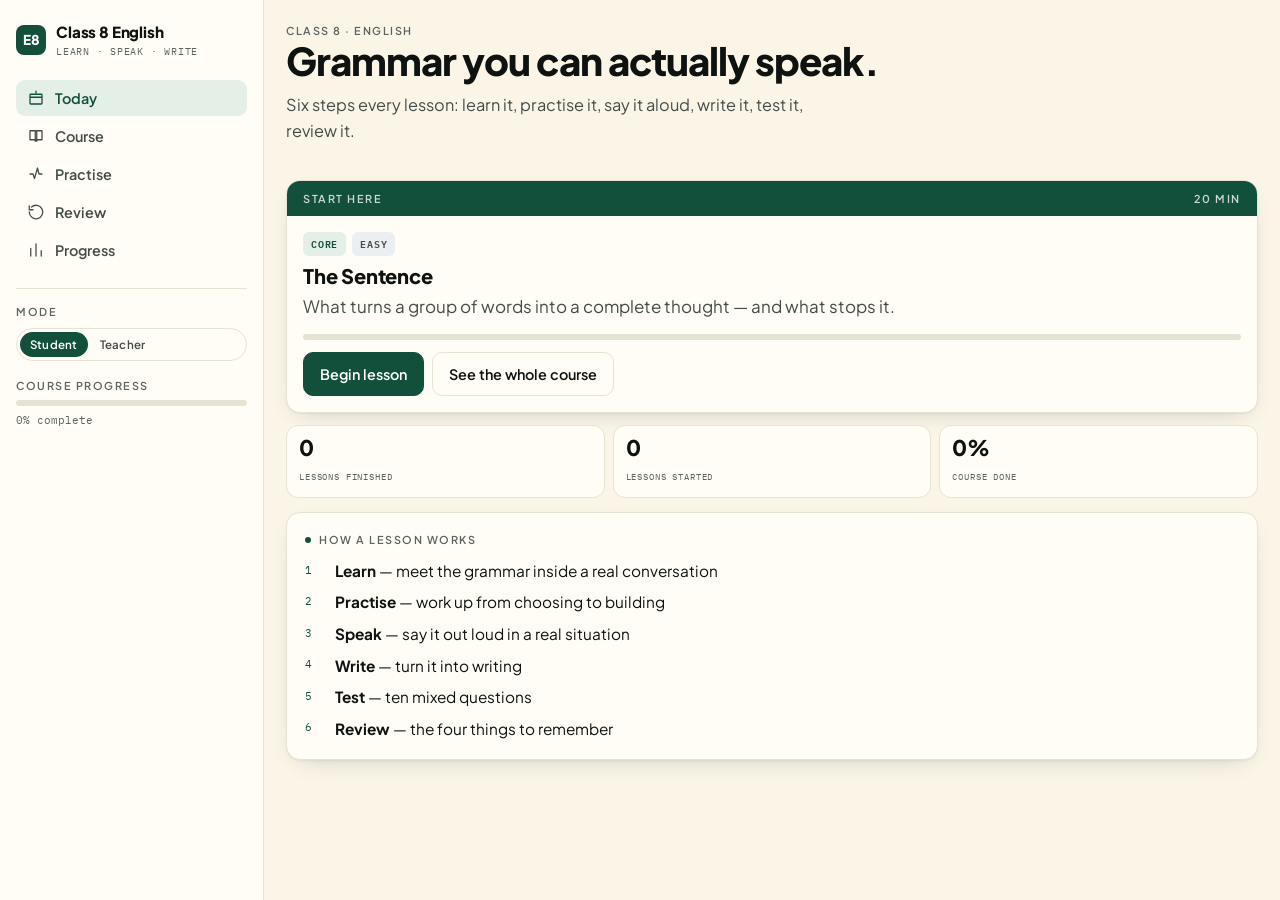
<file: pages/communication.html>
<!DOCTYPE html>
<html lang="en">
<head>
<meta charset="utf-8">
<meta name="viewport" content="width=device-width, initial-scale=1, viewport-fit=cover">
<title>Class 8 English — Learn, Speak, Write</title>
<link rel="preconnect" href="https://fonts.googleapis.com">
<link rel="preconnect" href="https://fonts.gstatic.com" crossorigin>
<link href="https://fonts.googleapis.com/css2?family=Bricolage+Grotesque:opsz,wght@12..96,400;12..96,600;12..96,800&family=Source+Serif+4:ital,opsz,wght@0,8..60,400;0,8..60,600;1,8..60,400&family=IBM+Plex+Mono:wght@400;600&display=swap" rel="stylesheet">
<script>
  /* Inline and blocking, for the same reason index.html does this: run
     from a module it would land after first paint and every load of a
     dark-themed app would flash a full-brightness page inside the frame. */
  (function () {
    var BASE = { light:"light", advocate:"light", belle:"light", empowerx:"light",
                 procyon:"light", quantiva:"light", credix:"light", capra:"dark",
                 investra:"dark", redsun:"dark", egnis:"dark", warm:"dark" };
    var SKIN = { warm:"warm", capra:"capra", quantiva:"quantiva", credix:"credix", investra:"investra",
                 redsun:"redsun", advocate:"advocate",
                 belle:"belle", empowerx:"empowerx", procyon:"procyon", egnis:"egnis" };
    var RETIRED = { dark:"warm", light:"quantiva" }; /* see js/theme.js */
    function apply(v) {
      var r = document.documentElement;
      if (RETIRED[v]) v = RETIRED[v];
      if (!BASE[v]) {
        v = (window.matchMedia && matchMedia("(prefers-color-scheme: dark)").matches) ? "warm" : "quantiva";
      }
      r.setAttribute("data-theme", BASE[v]);
      if (SKIN[v]) r.setAttribute("data-skin", SKIN[v]); else r.removeAttribute("data-skin");
      return v;
    }
    try { apply(localStorage.getItem("lifeos-theme")); } catch (e) {}
    /* Same origin, so the parent writing the key raises `storage` in here.
       The event does not fire in the document that made the change, which
       is exactly the split we want: parent writes, frame listens. */
    window.addEventListener("storage", function (e) {
      if (e.key === "lifeos-theme") { try { apply(e.newValue); } catch (_) {} }
    });
    if (window.matchMedia) {
      var mq = matchMedia("(prefers-color-scheme: dark)");
      var onSys = function () {
        try {
          var v = localStorage.getItem("lifeos-theme");
          if (!v) apply(null); /* follow the OS only while nothing is stored */
        } catch (_) {}
      };
      if (mq.addEventListener) mq.addEventListener("change", onSys);
      else if (mq.addListener) mq.addListener(onSys);
    }
  })();
</script>
<link href="https://fonts.googleapis.com/css2?family=Plus+Jakarta+Sans:wght@400;500;600;700;800&family=Playfair+Display:wght@500;600;700&family=Cormorant+Garamond:wght@400;500;600&family=Nunito+Sans:wght@400;600;700&family=Archivo:wght@600;700&family=JetBrains+Mono:wght@400;500;700&family=Jost:wght@300;400;500&display=swap" rel="stylesheet">
<style>
:root{
  --paper:#EDF0F4;
  --card:#FFFFFF;
  --ink:#16283C;
  --ink-soft:#4A5D73;
  --ink-faint:#8496A9;
  --rule:#DCE3EB;
  --blue:#2B4C7E;
  --blue-tint:#E6EDF7;
  --green:#15795A;
  --green-tint:#E2F1EB;
  --red:#C0392B;
  --red-tint:#FBE9E7;
  --amber:#C9871F;
  --amber-tint:#FBF0DC;
  --margin-rule:#D96A5B;
  --board:#2C5145;
  --shadow:0 1px 2px rgba(22,40,60,.06), 0 8px 24px -14px rgba(22,40,60,.28);
  --radius:14px;
  --display:"Bricolage Grotesque", ui-sans-serif, system-ui, "Segoe UI", sans-serif;
  --body:"Source Serif 4", Georgia, "Times New Roman", serif;
  --mono:"IBM Plex Mono", ui-monospace, "Cascadia Mono", Consolas, monospace;
  --accent:var(--blue);
  --accent-tint:var(--blue-tint);
  /* The page's outer measure. Structural things — dialogue, option lists,
     stat grids — may use all of it; running PROSE is capped separately
     below, because the two want different widths. */
  --maxw:820px;
  /* The comfortable reading measure. Prose is limited to this regardless of
     how wide the page gets: at 17px this is roughly 68 characters a line,
     inside the 55-75 that reads without the eye losing its place. The
     column was already running to 95 characters on a large screen, so
     widening it further would have made reading harder, not easier. */
  --measure:68ch;
}

/* ============================================================
   THEMES
   ============================================================
   This page is loaded in an iframe, and CSS custom properties do not
   cross a document boundary — which is why it stayed on its light blue
   palette while the rest of the app went dark. It needs its own copies.

   It does not need its own PLUMBING, though: the frame is same-origin,
   so it reads the same localStorage key the parent writes, and the
   `storage` event fires in every other same-origin document when the
   parent changes it. No postMessage, no parent-side code, no load-order
   race.

   Every value below was checked against this page's own card surface:
   the lowest is 5.48:1 in dark and 6.07:1 in warm, both clear of AA.
   ============================================================ */
html[data-theme="dark"]{
  --paper:#1A1917;
  --card:#23221F;
  --ink:#EDE9E0;
  --ink-soft:#B6AE9D;
  --ink-faint:#9E9787;
  --rule:#35332E;
  --blue:#93B4DE;      --blue-tint:#232B35;
  --green:#7FB98F;     --green-tint:#1F2B24;
  --red:#E8836C;       --red-tint:#33221E;
  --amber:#DFAC66;     --amber-tint:#332A1C;
  --margin-rule:#D96A5B;
  --board:#243A33;
  --shadow:0 1px 2px rgba(0,0,0,.4), 0 8px 24px -14px rgba(0,0,0,.7);
}
html[data-skin="egnis"]{
  --display:"Archivo","Inter",sans-serif; --body:"Inter",sans-serif;
  --paper:#0B1519; --card:#12232A; --ink:#EFF4F5; --ink-soft:#C2D2D7; --ink-faint:#9FB3B9;
  --rule:#22383F;
  --blue:#7FC7D2;  --blue-tint:#122C33;
  --green:#5FC79B; --green-tint:#122A25;
  --red:#F0907C;   --red-tint:#2E1D1A;
  --amber:#E0B368; --amber-tint:#2C2418;
  --margin-rule:#7FC7D2; --board:#123138;
  --shadow:0 1px 2px rgba(0,0,0,.45), 0 8px 24px -14px rgba(0,0,0,.75);
}
html[data-skin="procyon"]{
  --display:"JetBrains Mono",monospace; --body:"JetBrains Mono",monospace;
  --paper:#FDF3EA; --card:#FFFBF6; --ink:#141414; --ink-soft:#403C36; --ink-faint:#5B5750;
  --rule:#E4D8CA;
  --blue:#1F6F76;  --blue-tint:#E4EFF0;
  --green:#1F6F4B; --green-tint:#E4EFE9;
  --red:#A83A2C;   --red-tint:#F8E6E2;
  --amber:#8A5A0B; --amber-tint:#F6EEDC;
  --margin-rule:#B84E08; --board:#1F2A2B;
  --shadow:0 2px 0 rgba(20,20,20,.10);
}
html[data-skin="empowerx"]{
  --display:"Jost","Inter",sans-serif; --body:"Inter",sans-serif;
  --paper:#F5F1F1; --card:#FFFFFF; --ink:#141414; --ink-soft:#3B3738; --ink-faint:#5A5556;
  --rule:#E4DDDD;
  --blue:#8B1A1E;  --blue-tint:#F6E9E9;
  --green:#2E6B4F; --green-tint:#E6EEE9;
  --red:#A33036;   --red-tint:#F8E7E7;
  --amber:#8A6212; --amber-tint:#F4EEDF;
  --margin-rule:#8B1A1E; --board:#3A2224;
  --shadow:0 1px 2px rgba(20,20,20,.05), 0 8px 24px -14px rgba(20,20,20,.3);
}
html[data-skin="belle"]{
  --display:"Cormorant Garamond",Georgia,serif;
  --body:"Nunito Sans","Inter",sans-serif;
  --paper:#F7F1EE;
  --card:#FDFAF8;
  --ink:#22384A;
  --ink-soft:#44515C;
  --ink-faint:#5B6670;
  --rule:#E8DED8;
  --blue:#1D4A50;      --blue-tint:#E6EEF0;
  --green:#3F7A5E;     --green-tint:#E7F0EB;
  --red:#A9433A;       --red-tint:#F8E7E3;
  --amber:#976213;     --amber-tint:#F6EEE0;
  --margin-rule:#A65449;
  --board:#22384A;
  --shadow:0 1px 2px rgba(34,56,74,.05), 0 8px 24px -14px rgba(34,56,74,.3);
}
html[data-skin="advocate"]{
  --display:"Playfair Display",Georgia,serif;
  --body:"Inter",system-ui,sans-serif;
  --paper:#EEF1F4;
  --card:#FFFFFF;
  --ink:#171A1D;
  --ink-soft:#3F464C;
  --ink-faint:#5A6067;
  --rule:#DEE3E8;
  --blue:#22262B;      --blue-tint:#E9EDF1;
  --green:#2E6B4F;     --green-tint:#E6EEE9;
  --red:#A33A30;       --red-tint:#F6E7E4;
  --amber:#8A6212;     --amber-tint:#F4EEDF;
  --margin-rule:#22262B;
  --board:#22303A;
  --shadow:0 1px 2px rgba(23,26,29,.05), 0 8px 24px -14px rgba(23,26,29,.3);
}
html[data-skin="capra"]{
  /* The reference's own Variables panel names Inter, used for headings
     and copy alike — so this page's display/body serif pairing collapses
     to one grotesque. */
  --display:"Inter","Plus Jakarta Sans",sans-serif;
  --body:"Inter","Plus Jakarta Sans",sans-serif;
  --paper:#2B2B2B;
  --card:#333333;
  --ink:#F5F5F5;
  --ink-soft:#C9C9C9;
  --ink-faint:#A5A5A5;
  --rule:#454545;
  /* --blue is this page's accent ROLE. Capra's brand is violet #7F56D9,
     which is 2.55:1 as foreground on the charcoal card — the same hue
     lifted to #A78BFA carries the role instead. */
  --blue:#A78BFA;      --blue-tint:#332F3D;
  --green:#5FD09A;     --green-tint:#293630;
  --red:#F0907C;       --red-tint:#3E2723;
  --amber:#E8BE74;     --amber-tint:#3A3428;
  --margin-rule:#A78BFA;
  --board:#232323;
  --shadow:0 1px 2px rgba(0,0,0,.40), 0 8px 24px -14px rgba(0,0,0,.62);
}
html[data-skin="redsun"]{
  /* A wide grotesque display over a plain neutral sans, as the reference
     pairs its wordmark with its copy. */
  --display:"Archivo","Plus Jakarta Sans",sans-serif;
  --body:"Inter","Archivo",sans-serif;
  --paper:#0A0A0B;
  --card:#151517;
  --ink:#FFFFFF;
  --ink-soft:#C7C7CE;
  --ink-faint:#9C9CA4;
  --rule:#27272B;
  /* --blue is this page's accent ROLE. Redsun has exactly one accent
     and it is orange — strong enough at 6.39:1 to be used literally as
     foreground, unlike Investra's coral. */
  --blue:#FF6B00;      --blue-tint:#241A0F;
  --green:#4ADE80;     --green-tint:#132018;
  --red:#FF7A66;       --red-tint:#2A1512;
  --amber:#FFB020;     --amber-tint:#241C0C;
  --margin-rule:#FF6B00;
  --board:#0F0F11;
  --shadow:0 1px 2px rgba(0,0,0,.60), 0 8px 24px -14px rgba(0,0,0,.80);
}
html[data-skin="investra"]{
  /* The reference's serif-over-grotesque pairing is the one thing this
     page's own display/body split already matches — so it keeps a serif
     display here rather than collapsing to a single sans. */
  --display:"Playfair Display",Georgia,serif;
  --body:"Inter","Plus Jakarta Sans",sans-serif;
  --paper:#22343D;
  --card:#2A3D47;
  --ink:#FFFFFF;
  --ink-soft:#CBD5DA;
  --ink-faint:#B0BDC4;
  --rule:#3B4F59;
  /* --blue is this page's accent ROLE, not a promise of the colour.
     Investra has exactly one accent and it is coral — the reference's
     own #F4555C is 3.39:1 here, so the hue is lifted to #FA8A90. */
  --blue:#FA8A90;      --blue-tint:#3A2F31;
  --green:#5FCB9B;     --green-tint:#28382F;
  --red:#F8946B;       --red-tint:#3D2C24;
  --amber:#E7BE79;     --amber-tint:#39352B;
  --margin-rule:#FA8A90;
  --board:#1C2C34;
  --shadow:0 1px 2px rgba(8,16,20,.42), 0 8px 24px -14px rgba(8,16,20,.62);
}
html[data-skin="credix"]{
  /* Rounded geometric headings over plain neutral copy, as in the
     reference — so this page's display/body serif pairing becomes two
     sans faces rather than one. */
  --display:"Nunito Sans","Plus Jakarta Sans",sans-serif;
  --body:"Inter","Nunito Sans",sans-serif;
  --paper:#F4F7FC;
  --card:#FFFFFF;
  --ink:#16203C;
  --ink-soft:#3A4463;
  --ink-faint:#57617D;
  --rule:#E4E8F2;
  /* --blue is this page's accent ROLE, and here it is genuinely blue —
     but the reference's own periwinkle is a FILL under navy text, 2.5:1
     as foreground, so the role takes the same hue taken down. */
  --blue:#3B4ACB;      --blue-tint:#E3E8FC;
  --green:#146F53;     --green-tint:#E2F0EA;
  --red:#B93A30;       --red-tint:#FAE7E5;
  --amber:#845A0E;     --amber-tint:#F6EEDD;
  --margin-rule:#3B4ACB;
  --board:#16203C;
  --shadow:0 1px 2px rgba(22,32,60,.05), 0 8px 24px -16px rgba(22,32,60,.30);
}
html[data-skin="quantiva"]{
  /* One sans throughout, as in the reference — this page normally pairs
     a display sans with a serif body, which is the pairing Quantiva drops. */
  --display:"Plus Jakarta Sans","Inter",sans-serif;
  --body:"Plus Jakarta Sans","Inter",sans-serif;
  --paper:#FBF5E8;
  --card:#FFFDF6;
  --ink:#0E1210;
  --ink-soft:#454C48;
  --ink-faint:#5C6360;
  --rule:#E6E2D4;
  /* --blue is this page's accent ROLE; Quantiva's accent is forest green. */
  --blue:#12503C;      --blue-tint:#E4EFE8;
  --green:#1F7A4D;     --green-tint:#E2F1E7;
  --red:#B03A2E;       --red-tint:#F8E7E4;
  --amber:#9A6410;     --amber-tint:#F6EEDC;
  --margin-rule:#12503C;
  --board:#123A2C;
  --shadow:0 1px 2px rgba(18,40,32,.05), 0 8px 24px -14px rgba(18,40,32,.3);
}
html[data-skin="warm"]{
  --paper:#2A211A;
  --card:#33281F;
  --ink:#F4EDE3;
  --ink-soft:#CBBFAE;
  --ink-faint:#B2A799;
  --rule:#4A3B30;
  /* --blue is this page's accent role, not a promise of the colour. In
     Warm Glass a blue accent would be the one cold thing on screen. */
  --blue:#9BB48C;      --blue-tint:#2F3529;
  --green:#4ECB8D;     --green-tint:#22332A;
  --red:#F5967E;       --red-tint:#3D2820;
  --amber:#E3B26A;     --amber-tint:#3A2D1D;
  --margin-rule:#DFA079;
  --board:#2E3A2C;
  --shadow:0 1px 2px rgba(20,14,9,.42), 0 8px 24px -14px rgba(20,14,9,.7);
}
body.teacher{ --accent:var(--board); --accent-tint:#E3EDE9; }

*{box-sizing:border-box}
html,body{margin:0;padding:0}
html{-webkit-text-size-adjust:100%}
body{
  background:var(--paper);
  color:var(--ink);
  font-family:var(--body);
  font-size:17px;
  line-height:1.6;
  overflow-x:hidden;
}
h1,h2,h3,h4,.u,.btn,.chip,nav,button,input,select{font-family:var(--display)}
h1,h2,h3,h4{line-height:1.15;margin:0;letter-spacing:-.01em;font-weight:800}
p{margin:0 0 .85em}
a{color:var(--accent)}
:focus-visible{outline:3px solid var(--amber);outline-offset:2px;border-radius:6px}

/* ---------- utility text ---------- */
.u{font-family:var(--display);font-size:.68rem;letter-spacing:.14em;text-transform:uppercase;font-weight:600;color:var(--ink-faint)}
.mono{font-family:var(--mono)}
.muted{color:var(--ink-soft)}
.sr{position:absolute;width:1px;height:1px;overflow:hidden;clip:rect(0 0 0 0);white-space:nowrap}

/* ---------- shell ---------- */
.shell{display:grid;grid-template-columns:1fr;min-height:100vh}
.rail{display:none}
.main{min-width:0;padding:0 0 96px}
.wrap{max-width:var(--maxw);margin:0 auto;padding:0 16px}

/* PROSE vs STRUCTURE.

   Only continuous prose is held to the reading measure. Anything the eye
   scans rather than reads — dialogue lines, answer options, worked
   examples, tables, the formula strip — keeps the full width, so the extra
   room on a large screen is used by the parts that benefit from it instead
   of stretching sentences past the point of comfort. */
.card > p,
.card > .goal-list li,
.callout,
.qtext,
.hero .lead{max-width:var(--measure)}

/* top bar (mobile) */
.topbar{
  position:sticky;top:0;z-index:40;
  display:flex;align-items:center;gap:10px;
  padding:10px 14px;padding-top:calc(10px + env(safe-area-inset-top));
  background:rgba(237,240,244,.92);backdrop-filter:blur(10px);
  border-bottom:1px solid var(--rule);
}
.brandmark{
  width:30px;height:30px;flex:none;border-radius:8px;background:var(--accent);
  color:#fff;display:grid;place-items:center;font-family:var(--display);font-weight:800;font-size:.85rem;
}
.brandtext{font-family:var(--display);font-weight:800;font-size:.95rem;letter-spacing:-.01em}
.brandsub{font-family:var(--mono);font-size:.6rem;color:var(--ink-faint);letter-spacing:.08em;text-transform:uppercase}
.topbar .spacer{flex:1}

/* mode switch */
.modeswitch{display:flex;background:var(--card);border:1px solid var(--rule);border-radius:999px;padding:3px;gap:2px}
.modeswitch button{
  border:0;background:transparent;cursor:pointer;border-radius:999px;
  font-size:.72rem;font-weight:600;padding:5px 10px;color:var(--ink-soft);letter-spacing:.02em;
}
.modeswitch button[aria-pressed="true"]{background:var(--accent);color:#fff}

/* bottom nav (mobile) */
.tabbar{
  position:fixed;left:0;right:0;bottom:0;z-index:50;
  display:grid;grid-template-columns:repeat(5,1fr);
  background:rgba(255,255,255,.95);backdrop-filter:blur(10px);
  border-top:1px solid var(--rule);
  padding-bottom:env(safe-area-inset-bottom);
}
.tabbar button{
  border:0;background:transparent;cursor:pointer;padding:9px 2px 8px;
  display:flex;flex-direction:column;align-items:center;gap:3px;
  font-size:.63rem;font-weight:600;color:var(--ink-faint);letter-spacing:.01em;
}
.tabbar button svg{width:20px;height:20px;stroke:currentColor;fill:none;stroke-width:1.7;stroke-linecap:round;stroke-linejoin:round}
.tabbar button[aria-current="page"]{color:var(--accent)}

/* ---------- cards ---------- */
.card{
  background:var(--card);border:1px solid var(--rule);border-radius:var(--radius);
  box-shadow:var(--shadow);padding:18px;margin:0 0 14px;
}
.card.flush{padding:0;overflow:hidden}
.sec{margin:0 0 14px}

/* signature: notebook margin rule */
.ruled{position:relative;padding-left:20px}
.ruled:before{
  content:"";position:absolute;left:8px;top:2px;bottom:2px;width:2px;
  background:var(--margin-rule);opacity:.65;border-radius:2px;
}

.eyebrow{display:flex;align-items:center;gap:8px;margin-bottom:10px}
.eyebrow .dot{width:6px;height:6px;border-radius:50%;background:var(--accent)}

/* ---------- hero / dashboard ---------- */
.hero{padding:22px 0 6px}
.hero h1{font-size:clamp(1.6rem,7vw,2.4rem);letter-spacing:-.025em}
.hero .lead{font-size:1.02rem;color:var(--ink-soft);margin-top:8px;max-width:46ch}
.today{
  margin-top:16px;background:var(--card);border:1px solid var(--rule);border-radius:var(--radius);
  box-shadow:var(--shadow);overflow:hidden;
}
.today .band{background:var(--accent);color:#fff;padding:9px 16px;display:flex;align-items:center;justify-content:space-between;gap:10px}
.today .band .u{color:rgba(255,255,255,.78)}
.today .body{padding:16px}
.today h2{font-size:1.25rem}

.statgrid{display:grid;grid-template-columns:repeat(3,1fr);gap:8px;margin-top:12px}
.stat{background:var(--card);border:1px solid var(--rule);border-radius:12px;padding:10px 12px}
.stat b{display:block;font-family:var(--display);font-size:1.35rem;font-weight:800;line-height:1.1}
.stat span{font-family:var(--mono);font-size:.58rem;letter-spacing:.09em;text-transform:uppercase;color:var(--ink-faint)}

/* ---------- buttons ---------- */
.btn{
  display:inline-flex;align-items:center;justify-content:center;gap:8px;
  border:1px solid var(--accent);background:var(--accent);color:#fff;
  font-weight:600;font-size:.9rem;padding:11px 16px;border-radius:10px;cursor:pointer;
  min-height:44px;text-decoration:none;
}
.btn:hover{filter:brightness(1.07)}
.btn.ghost{background:transparent;color:var(--accent)}
.btn.quiet{background:var(--card);color:var(--ink);border-color:var(--rule)}
.btn.sm{min-height:38px;padding:8px 12px;font-size:.82rem}
.btn:disabled{opacity:.45;cursor:not-allowed}
.btnrow{display:flex;flex-wrap:wrap;gap:8px;margin-top:12px}

/* ---------- chips ---------- */
.chip{
  display:inline-flex;align-items:center;gap:6px;
  font-family:var(--mono);font-size:.62rem;letter-spacing:.08em;text-transform:uppercase;
  padding:4px 8px;border-radius:6px;background:var(--accent-tint);color:var(--accent);font-weight:600;
}
.chip.core{background:var(--blue-tint);color:var(--blue)}
.chip.useful{background:var(--amber-tint);color:var(--amber)}
.chip.adv{background:#EEE9F5;color:#5B4A85}
.chip.ref{background:#ECEFF2;color:var(--ink-soft)}
.chiprow{display:flex;flex-wrap:wrap;gap:6px}

/* ---------- progress ---------- */
.bar{height:6px;background:var(--rule);border-radius:99px;overflow:hidden}
.bar i{display:block;height:100%;background:var(--accent);border-radius:99px;transition:width .4s ease}

/* ---------- course map ---------- */
.unit{margin:0 0 18px}
.unit-head{display:flex;align-items:baseline;gap:10px;margin:0 0 10px;padding:0 2px}
.unit-head h3{font-size:1.05rem}
.lessonlist{display:grid;gap:8px}
.lesson-row{
  display:grid;grid-template-columns:34px 1fr auto;align-items:center;gap:12px;
  background:var(--card);border:1px solid var(--rule);border-radius:12px;padding:12px;
  cursor:pointer;text-align:left;width:100%;font-family:inherit;font-size:inherit;color:inherit;
}
.lesson-row:hover{border-color:var(--accent)}
.lesson-row .num{
  width:34px;height:34px;border-radius:9px;display:grid;place-items:center;
  font-family:var(--mono);font-size:.78rem;font-weight:600;background:var(--paper);color:var(--ink-soft);
}
.lesson-row.done .num{background:var(--green-tint);color:var(--green)}
.lesson-row.soon{opacity:.6;cursor:default}
.lesson-row.soon:hover{border-color:var(--rule)}
.lesson-row h4{font-size:.98rem;font-weight:600;font-family:var(--display)}
.lesson-row p{margin:2px 0 0;font-size:.82rem;color:var(--ink-faint);font-family:var(--display)}

/* ---------- lesson header + tabs ---------- */
/* Compact by padding, never by type size: the title stays as large as it
   was, the room around it does the shrinking, so the lesson body starts
   higher up the screen. */
.lessonhead{padding:10px 0 4px}
.backlink{
  background:none;border:0;color:var(--ink-soft);font-size:.8rem;font-weight:600;
  cursor:pointer;padding:6px 0;display:inline-flex;align-items:center;gap:6px;
}
.lessonhead h1{font-size:clamp(1.4rem,6vw,2rem);margin-top:4px}
.lessonhead .tagline{color:var(--ink-soft);margin-top:4px;font-size:.98rem;max-width:var(--measure)}
.meta{display:flex;flex-wrap:wrap;gap:14px;margin-top:12px;font-family:var(--mono);font-size:.66rem;letter-spacing:.06em;text-transform:uppercase;color:var(--ink-faint)}

.steps{
  position:sticky;top:52px;z-index:30;background:var(--paper);
  border-bottom:1px solid var(--rule);margin-bottom:16px;
}
.steps .inner{display:flex;gap:2px;overflow-x:auto;scrollbar-width:none;max-width:var(--maxw);margin:0 auto;padding:8px 12px}
.steps .inner::-webkit-scrollbar{display:none}
.steps button{
  flex:none;border:0;background:transparent;cursor:pointer;white-space:nowrap;
  font-size:.82rem;font-weight:600;color:var(--ink-soft);padding:7px 12px;border-radius:8px;min-height:38px;
}
.steps button[aria-current="true"]{background:var(--accent);color:#fff}
.steps button .tick{color:var(--green);margin-left:5px}
.steps button[aria-current="true"] .tick{color:#fff}

/* ---------- lesson content blocks ---------- */
.block-title{font-size:1.08rem;margin-bottom:6px}
.goal-list{list-style:none;padding:0;margin:8px 0 0;display:grid;gap:7px}
.goal-list li{display:grid;grid-template-columns:22px 1fr;gap:8px;font-size:.96rem}
.goal-list li .k{font-family:var(--mono);font-size:.7rem;color:var(--accent);padding-top:.25em}

.convo{display:grid;gap:8px;margin:10px 0}
.line{display:grid;grid-template-columns:auto 1fr;gap:10px;align-items:start}
.line .who{font-family:var(--mono);font-size:.66rem;letter-spacing:.06em;text-transform:uppercase;color:var(--ink-faint);padding-top:.35em;min-width:52px}
.line .say{background:var(--paper);border-radius:10px;padding:7px 12px;font-size:1rem;line-height:1.5}
.line.b .say{background:var(--accent-tint)}

.formula{
  font-family:var(--mono);font-size:.86rem;background:var(--ink);color:#EAF0F7;
  padding:10px 12px;border-radius:10px;display:inline-block;margin:6px 0;letter-spacing:.01em;
}
.formula em{color:#FFD79A;font-style:normal}

.exlist{list-style:none;padding:0;margin:8px 0 0;display:grid;gap:6px}
.exlist li{padding:8px 12px;background:var(--paper);border-radius:9px;font-size:1rem}
.exlist li b{font-weight:600;background:linear-gradient(transparent 62%, #FBE08A 62%);padding:0 1px}

table.pattern{width:100%;border-collapse:collapse;margin-top:10px;font-size:.95rem}
table.pattern th{
  text-align:left;font-family:var(--mono);font-size:.62rem;letter-spacing:.08em;text-transform:uppercase;
  color:var(--ink-faint);font-weight:600;padding:6px 8px;border-bottom:1px solid var(--rule)
}
table.pattern td{padding:7px 8px;border-bottom:1px solid var(--rule)}
table.pattern td.hi{color:var(--accent);font-weight:600}
.insight{
  margin-top:12px;padding:11px 13px;background:var(--amber-tint);border-radius:10px;
  font-size:.94rem;border-left:3px solid var(--amber)
}
.insight b{font-family:var(--display)}

/* sentence breakdown */
.breakdown{display:flex;flex-wrap:wrap;gap:6px;margin:12px 0}
.tok{
  border:1px dashed var(--ink-faint);background:var(--card);border-radius:9px;
  padding:7px 11px;cursor:pointer;font-family:var(--body);font-size:1rem;color:var(--ink);min-height:40px
}
.tok[aria-pressed="true"]{border-style:solid;border-color:var(--accent);background:var(--accent-tint);color:var(--accent);font-weight:600}
.tokinfo{min-height:56px;background:var(--paper);border-radius:10px;padding:11px 13px;font-size:.94rem}
.tokinfo .role{font-family:var(--mono);font-size:.64rem;letter-spacing:.09em;text-transform:uppercase;color:var(--accent);display:block;margin-bottom:3px}

/* compare */
.compare{display:grid;gap:10px;margin-top:10px}
.compare .side{border:1px solid var(--rule);border-radius:12px;padding:12px}
.compare .side h4{font-family:var(--mono);font-size:.72rem;letter-spacing:.08em;text-transform:uppercase;color:var(--accent);margin-bottom:6px}
.compare .side ul{margin:6px 0 0;padding-left:18px;font-size:.95rem}
.compare .side li{margin-bottom:3px}

/* mistakes */
.mistake{border:1px solid var(--rule);border-radius:12px;padding:12px;margin-bottom:8px}
.mistake .wrong{color:var(--red);text-decoration:line-through;text-decoration-color:rgba(192,57,43,.45)}
.mistake .right{color:var(--green);font-weight:600}
.mistake .why{font-size:.9rem;color:var(--ink-soft);margin-top:6px;font-family:var(--display)}
.mk{font-family:var(--mono);font-size:.75rem;font-weight:600;margin-right:6px}
.mk.x{color:var(--red)}
.mk.v{color:var(--green)}

/* ---------- exercises ---------- */
.q{border:1px solid var(--rule);border-radius:12px;padding:14px;margin-bottom:10px;background:var(--card)}
.q .qhead{display:flex;align-items:center;justify-content:space-between;gap:10px;margin-bottom:8px}
.q .qtext{font-size:1.02rem;margin-bottom:10px}
.q .qtext .gap{font-family:var(--mono);color:var(--accent)}
.opts{display:grid;gap:7px}
.opt{
  display:flex;align-items:center;gap:10px;text-align:left;width:100%;
  border:1px solid var(--rule);background:var(--card);border-radius:10px;padding:11px 12px;
  cursor:pointer;font-family:var(--body);font-size:1rem;color:var(--ink);min-height:46px
}
.opt .key{font-family:var(--mono);font-size:.7rem;color:var(--ink-faint);border:1px solid var(--rule);border-radius:5px;padding:1px 5px;flex:none}
.opt:hover{border-color:var(--accent)}
.opt.correct{border-color:var(--green);background:var(--green-tint)}
.opt.wrong{border-color:var(--red);background:var(--red-tint)}
.opt.correct .key,.opt.wrong .key{border-color:currentColor}
.opt.correct .key{color:var(--green)}
.opt.wrong .key{color:var(--red)}
.opt[disabled]{cursor:default}

input.text, textarea.text{
  width:100%;border:1px solid var(--rule);border-radius:10px;padding:11px 12px;
  font-family:var(--body);font-size:1rem;color:var(--ink);background:var(--card);min-height:46px
}
textarea.text{min-height:120px;line-height:1.6;resize:vertical}
input.text:focus,textarea.text:focus{border-color:var(--accent);outline:none;box-shadow:0 0 0 3px var(--accent-tint)}
input.text.ok{border-color:var(--green);background:var(--green-tint)}
input.text.no{border-color:var(--red);background:var(--red-tint)}

.words{display:flex;flex-wrap:wrap;gap:6px;margin-bottom:10px}
.word{border:1px solid var(--rule);background:var(--card);border-radius:9px;padding:8px 11px;cursor:pointer;font-family:var(--body);font-size:1rem;min-height:40px}
.word:hover{border-color:var(--accent)}
.word.used{opacity:.3;pointer-events:none}
.tray{min-height:48px;border:1px dashed var(--ink-faint);border-radius:10px;padding:8px;display:flex;flex-wrap:wrap;gap:6px;align-items:center;background:var(--paper)}
.tray .ph{color:var(--ink-faint);font-size:.88rem;font-family:var(--display)}

.fb{margin-top:10px;padding:11px 13px;border-radius:10px;font-size:.95rem;display:none}
.fb.show{display:block}
.fb.good{background:var(--green-tint);border-left:3px solid var(--green)}
.fb.bad{background:var(--red-tint);border-left:3px solid var(--red)}
.fb.info{background:var(--accent-tint);border-left:3px solid var(--accent)}
.fb .lbl{font-family:var(--display);font-weight:700;font-size:.86rem;display:block;margin-bottom:3px}

/* speaking */
.situation{border:1px solid var(--rule);border-radius:12px;padding:13px;margin-bottom:10px}
.situation h4{font-family:var(--mono);font-size:.68rem;letter-spacing:.09em;text-transform:uppercase;color:var(--accent);margin-bottom:8px}
.task{display:grid;grid-template-columns:1fr auto;gap:10px;align-items:center;border:1px solid var(--rule);border-radius:11px;padding:11px 12px;margin-bottom:8px}
.task p{margin:0;font-size:.98rem}
.task .done{background:var(--green-tint);color:var(--green);border-color:var(--green)}

/* teacher */
.tnote{border:1px solid var(--board);border-radius:12px;overflow:hidden;margin-bottom:12px}
.tnote .th{background:var(--board);color:#fff;padding:8px 13px;font-family:var(--display);font-weight:700;font-size:.85rem;display:flex;justify-content:space-between;gap:10px;align-items:center}
.tnote .tb{padding:13px;background:#F6F9F8}
.tnote ul{margin:6px 0;padding-left:20px;font-size:.95rem}
.tnote li{margin-bottom:4px}
.timeline{display:grid;gap:8px;margin-top:8px}
.tstep{display:grid;grid-template-columns:56px 1fr;gap:10px;align-items:start}
.tstep .t{font-family:var(--mono);font-size:.68rem;color:var(--board);font-weight:600;padding-top:.25em}
.ask{background:var(--card);border:1px solid var(--rule);border-radius:9px;padding:9px 11px;margin-bottom:6px;font-size:.96rem}
.ask:before{content:"“";font-family:var(--body)}
.ask:after{content:"”";font-family:var(--body)}
.locked{background:var(--card);border:1px dashed var(--rule);border-radius:12px;padding:16px;text-align:center;color:var(--ink-soft);font-size:.95rem}

/* score */
.score{display:grid;grid-template-columns:auto 1fr;gap:16px;align-items:center;margin-bottom:12px}
.score .big{font-family:var(--display);font-weight:800;font-size:2.6rem;line-height:1}
.score .big small{font-size:1rem;color:var(--ink-faint);font-weight:600}
.tag{display:inline-block;font-family:var(--mono);font-size:.62rem;letter-spacing:.08em;text-transform:uppercase;padding:3px 7px;border-radius:5px;margin:0 4px 4px 0}
.tag.g{background:var(--green-tint);color:var(--green)}
.tag.r{background:var(--red-tint);color:var(--red)}

/* review / progress */
.weak{display:grid;grid-template-columns:1fr auto;gap:10px;align-items:center;padding:11px 0;border-bottom:1px solid var(--rule)}
.weak:last-child{border-bottom:0}
.weak .n{font-family:var(--mono);font-size:.72rem;color:var(--red)}

/* toast */
.toast{
  position:fixed;left:50%;transform:translateX(-50%) translateY(20px);bottom:calc(72px + env(safe-area-inset-bottom));
  background:var(--ink);color:#fff;padding:11px 16px;border-radius:10px;font-family:var(--display);font-size:.86rem;
  z-index:80;opacity:0;pointer-events:none;transition:opacity .25s,transform .25s;max-width:90vw;text-align:center
}
.toast.show{opacity:1;transform:translateX(-50%) translateY(0)}

/* ---------- responsive ---------- */
@media (max-width:359px){
  body{font-size:16px}
  .wrap{padding:0 11px}
  .card{padding:14px}
  .statgrid{grid-template-columns:1fr 1fr}
  .stat:last-child{grid-column:span 2}
  .line{grid-template-columns:1fr;gap:2px}
  .line .who{padding-top:0}
  .tabbar button{font-size:.58rem}
  .task{grid-template-columns:1fr}
  .tstep{grid-template-columns:1fr}
}
@media (min-width:640px){
  .compare{grid-template-columns:1fr 1fr}
  .wrap{padding:0 22px}
}
@media (min-width:1000px){
  .shell{grid-template-columns:264px 1fr}
  .rail{
    display:block;position:sticky;top:0;height:100vh;overflow-y:auto;
    background:var(--card);border-right:1px solid var(--rule);padding:20px 16px;
  }
  .topbar{display:none}
  .tabbar{display:none}
  .main{padding-bottom:60px}
  .steps{top:0}
  .rail .brand{display:flex;align-items:center;gap:10px;margin-bottom:20px}
  .railnav{display:grid;gap:2px;margin-bottom:20px}
  .railnav button{
    display:flex;align-items:center;gap:10px;border:0;background:transparent;cursor:pointer;
    padding:9px 11px;border-radius:9px;font-size:.9rem;font-weight:600;color:var(--ink-soft);text-align:left;width:100%
  }
  .railnav button svg{width:18px;height:18px;stroke:currentColor;fill:none;stroke-width:1.7;stroke-linecap:round;stroke-linejoin:round}
  .railnav button:hover{background:var(--paper)}
  .railnav button[aria-current="page"]{background:var(--accent-tint);color:var(--accent)}
  .railfoot{border-top:1px solid var(--rule);padding-top:14px;margin-top:6px}
}

/* Beyond a comfortable desktop, let the page itself breathe. Prose stays
   pinned to --measure, so this widens only the dialogue, the option lists
   and the grids — the parts where the empty space was doing no work.

   Its own block, deliberately. Folding it into the rule above by closing
   that block early left every desktop rule — the sidebar, the hidden
   mobile bars — applying only above 1500px, so a 1440px laptop fell back
   to the phone layout squeezed into a 264px column.

   THE STEP WAS IN THE WRONG PLACE. This page is embedded in LifeOS, so
   what it gets is the window minus the app's sidebar and padding — on a
   1600px screen that is roughly 1250px, under the 1500px this asked for.
   The column therefore stayed at 820px and left a wide empty margin on
   the right, which is the gap that was reported. The step now lands at
   1000px, where the rail appears and the layout becomes a desktop one
   anyway, and .wrap is a plain block: its width is the column's, and
   --maxw only ever caps it. So a value wider than the space available
   simply fills the space rather than overflowing it, and the cap still
   bites on a genuinely wide monitor. */
@media (min-width:1000px){
  :root{--maxw:1280px}
}
@media (prefers-reduced-motion:reduce){
  *{animation:none!important;transition:none!important}
}
/* ---------- Book 2 components ---------- */
.levelhead{background:var(--card);border:1px solid var(--rule);border-left:4px solid var(--accent);border-radius:12px;padding:12px 14px;margin:0 0 10px}
.levelhead h3{font-size:1.05rem}
.srcref{display:block;font-family:var(--mono);font-size:.6rem;letter-spacing:.07em;text-transform:uppercase;color:var(--ink-faint);margin-top:5px}
.prereq{margin-top:12px;background:var(--amber-tint);border-left:3px solid var(--amber);border-radius:9px;padding:9px 12px;font-size:.9rem}
.prereq b{font-family:var(--display)}

.pcards{display:grid;gap:10px;margin-top:12px}
@media (min-width:680px){.pcards{grid-template-columns:1fr 1fr}}
.pcard{border:1px solid var(--rule);border-radius:12px;padding:13px;background:var(--card)}
.pcard .nm{font-family:var(--mono);font-size:.66rem;letter-spacing:.12em;color:var(--accent);font-weight:600}
.pcard .fm{display:block;font-family:var(--mono);font-size:.76rem;background:var(--paper);border-radius:8px;padding:7px 9px;margin:8px 0;overflow-wrap:anywhere}
.pcard .exq{font-size:1rem;margin:0 0 4px}
.pcard .mn{font-family:var(--display);font-size:.85rem;color:var(--ink-soft);margin:0}

.listen{
  display:inline-flex;align-items:center;gap:5px;border:1px solid var(--rule);background:var(--card);
  border-radius:8px;min-height:34px;padding:4px 10px;font-family:var(--display);font-size:.74rem;
  font-weight:600;color:var(--accent);cursor:pointer;flex:0 0 auto
}
.listen:hover{border-color:var(--accent)}

.lvl3{display:grid;gap:12px;margin-top:10px}
.lvl3 .row{border-left:3px solid var(--accent-tint);padding-left:12px}
.lvl3 .row .u{display:block;margin-bottom:5px}
.e3line{display:flex;gap:8px;align-items:center;justify-content:space-between;padding:6px 0;font-size:1rem}

.drill{border:1px solid var(--accent);border-radius:12px;overflow:hidden;margin-bottom:12px}
.drill .dh{background:var(--accent);color:#fff;padding:9px 13px;font-family:var(--display);font-weight:700;font-size:.88rem}
.drill .db{padding:13px;background:var(--card)}
.frame{font-family:var(--mono);font-size:.88rem;background:var(--ink);color:#EAF0F7;padding:11px 12px;border-radius:9px;overflow-wrap:anywhere}
.prompts{display:flex;flex-wrap:wrap;gap:6px}
.word.used-soft{border-color:var(--accent);color:var(--accent)}
.hidebox{margin-top:10px;padding:10px 12px;border:1px dashed var(--ink-faint);border-radius:10px;font-family:var(--display);font-size:.85rem;color:var(--ink-soft)}

.thinkbox{border:1px solid var(--rule);border-radius:12px;padding:13px;margin-bottom:10px}
.thinkbox .sit{margin:0;font-size:1rem}

.savednote{margin-top:8px;font-family:var(--mono);font-size:.62rem;letter-spacing:.08em;text-transform:uppercase;color:var(--ink-faint)}
.savednote:before{content:"↳ "}

.due{display:grid;grid-template-columns:1fr auto;gap:10px;align-items:center;border:1px solid var(--rule);border-left:3px solid var(--amber);border-radius:11px;padding:11px;margin-bottom:8px}
.due .n{font-family:var(--mono);font-size:.68rem;margin-top:2px}

.mgroup{border:1px solid var(--rule);border-radius:11px;padding:10px 12px;margin-bottom:8px}
.mgroup summary{cursor:pointer;font-family:var(--display);font-size:.95rem;list-style:none;display:flex;justify-content:space-between;gap:10px;align-items:center;min-height:30px}
.mgroup summary::-webkit-details-marker{display:none}
.mgroup summary:after{content:"▾";color:var(--ink-faint);font-size:.8rem}
.mgroup[open] summary:after{content:"▴"}
.mgroup summary .n{font-family:var(--mono);font-size:.66rem;color:var(--ink-faint)}
.mnote{border-top:1px solid var(--rule);padding:10px 0 4px;margin-top:8px}
.mnote .qq{font-family:var(--display);font-size:.84rem;color:var(--ink-faint);margin-bottom:5px}
.mnote .wrong{color:var(--red);text-decoration:line-through;text-decoration-color:rgba(192,57,43,.4)}
.mnote .right{color:var(--green);font-weight:600}
.mnote .why{font-family:var(--display);font-size:.86rem;color:var(--ink-soft);margin-top:5px}

@media (max-width:359px){
  .due{grid-template-columns:1fr}
  .e3line{flex-direction:column;align-items:flex-start;gap:4px}
}

/* ---------- narrow-screen safety ---------- */
img,table{max-width:100%}
.formula{white-space:normal;max-width:100%;overflow-wrap:anywhere}
.line .say,.q .qtext,.exlist li,.ask{overflow-wrap:anywhere}
.lesson-row>span:nth-child(2){min-width:0}
.lesson-row h4,.lesson-row p{overflow-wrap:anywhere}
.btnrow .btn{flex:1 1 auto}
@media (min-width:520px){.btnrow .btn{flex:0 0 auto}}
.tokinfo,.insight{overflow-wrap:anywhere}
@media print{.topbar,.tabbar,.rail,.steps{display:none}}
</style>
</head>
<body>
<a class="sr" href="#main">Skip to content</a>

<div class="shell">
  <!-- desktop rail -->
  <aside class="rail">
    <div class="brand">
      <div class="brandmark">E8</div>
      <div>
        <div class="brandtext">Class 8 English</div>
        <div class="brandsub">Learn · Speak · Write</div>
      </div>
    </div>
    <nav class="railnav" id="railnav" aria-label="Sections"></nav>
    <div class="railfoot">
      <div class="u" style="margin-bottom:8px">Mode</div>
      <div class="modeswitch" id="modeswitch2"></div>
      <div style="margin-top:16px">
        <div class="u" style="margin-bottom:6px">Course progress</div>
        <div class="bar"><i id="railbar" style="width:0%"></i></div>
        <div class="mono" id="railpct" style="font-size:.66rem;color:var(--ink-faint);margin-top:6px">0% complete</div>
      </div>
    </div>
  </aside>

  <div class="main">
    <header class="topbar">
      <div class="brandmark">E8</div>
      <div>
        <div class="brandtext">Class 8 English</div>
        <div class="brandsub" id="topsub">Learn · Speak · Write</div>
      </div>
      <div class="spacer"></div>
      <div class="modeswitch" id="modeswitch1"></div>
    </header>
    <main id="main" tabindex="-1"></main>
  </div>
</div>

<nav class="tabbar" id="tabbar" aria-label="Main"></nav>
<div class="toast" id="toast" role="status" aria-live="polite"></div>
<script>
/* =========================================================
   CONTENT LAYER
   All lessons use the same shape, so a new chapter is added
   by appending one object to LESSONS — no new UI code.
   Grammar follows standard descriptions of English usage
   (the Wren & Martin tradition); explanations, examples and
   exercises here are written fresh for classroom use.
   ========================================================= */

const LEVELS = [
  { id:"book1", title:"Prerequisites from Book 1", note:"The sentence machinery everything else stands on", rule:"Do these first if any of them feels shaky." },
  { id:"build", title:"Level 1 · Build Sentences", note:"Joining ideas so your writing stops sounding like a list" },
  { id:"speak", title:"Level 2 · Speak Naturally", note:"The patterns real conversation actually runs on" },
  { id:"write", title:"Level 3 · Write Clearly", note:"From one paragraph to a whole composition" }
];

/* Chapters not yet written appear in the map so the shape of the course is
   visible from day one. Switching one on means appending a lesson object to
   LESSONS with the same id — no UI code changes. */
const PLANNED = [
  { unit:"build", id:"clauses",     ref:"Book 2 · Ch 5–7", title:"Clauses", tagline:"Noun, adjective and adverb clauses", tier:"CORE" },
  { unit:"build", id:"agreement2",  ref:"Book 2 · Ch 17", title:"Agreement of the Verb with the Subject", tagline:"The hard cases: each, either, one of, none", tier:"CORE" },
  { unit:"build", id:"nounspronouns", ref:"Book 2 · Ch 18", title:"Nouns and Pronouns", tagline:"Correct usage and common confusions", tier:"CORE" },
  { unit:"build", id:"verbs2",      ref:"Book 2 · Ch 20", title:"Verbs", tagline:"Tense, form and the verbs learners get wrong", tier:"CORE" },
  { unit:"build", id:"conjunctions2", ref:"Book 2 · Ch 22", title:"Conjunctions", tagline:"Choosing the joining word that fits the meaning", tier:"CORE" },
  { unit:"build", id:"wordorder2",  ref:"Book 2 · Ch 23", title:"Order of Words", tagline:"Why English puts words in a fixed place", tier:"CORE" },
  { unit:"speak", id:"morestructures", ref:"Book 2 · Ch 32", title:"More Structures", tagline:"used to, would rather, had better, so…that", tier:"CORE" },
  { unit:"speak", id:"reported",    ref:"Book 2 · Ch 41", title:"Direct and Indirect Speech", tagline:"Reporting what somebody said", tier:"CORE" },
  { unit:"speak", id:"dialogue2",   ref:"Book 2 · Ch 42", title:"Dialogue Writing", tagline:"Writing the way people actually speak", tier:"CORE" },
  { unit:"write", id:"letters",     ref:"Book 2 · Ch 36", title:"Letter Writing", tagline:"Formal and informal, and the difference", tier:"CORE" },
  { unit:"write", id:"comprehension2", ref:"Book 2 · Ch 37", title:"Comprehension", tagline:"Reading a passage and answering well", tier:"CORE" },
  { unit:"write", id:"essay2",      ref:"Book 2 · Ch 40", title:"Essay Writing", tagline:"Planning before you write", tier:"ADVANCED" },
  { unit:"write", id:"precis",      ref:"Book 2 · Ch 35", title:"Precis Writing", tagline:"Saying the same thing in a third of the words", tier:"ADVANCED" }
];

const LESSONS = [

/* ============================ 1 ============================ */
{
id:"sentence", unit:"book1", ref:"Book 1", title:"The Sentence", tier:"CORE", minutes:20, difficulty:"Easy",
tagline:"What turns a group of words into a complete thought — and what stops it.",
objectives:[
  "Tell a complete sentence from an incomplete one",
  "Name the four kinds of sentence and the mark each one ends with",
  "Say and write sentences that make full sense on their own"
],
why:"Everything else in this course sits on top of the sentence. If you can hear when a thought is finished, you will punctuate correctly, speak clearly, and never write half a thought and stop.",
convo:{
  setting:"At the stationery shop",
  lines:[["Shopkeeper","Good morning. What would you like?"],["Anu","Two ruled notebooks, please."],["Shopkeeper","Ruled or plain?"],["Anu","Ruled. How much is it?"],["Shopkeeper","Ninety rupees."]],
  q:{prompt:"Anu answers with one word: “Ruled.” Is that a sentence?", options:["No — but in speaking, a short reply like this is completely normal","Yes — every group of words is a sentence","No, and Anu has made a grammar mistake"], a:0,
     why:"“Ruled.” has no naming part and no verb, so it is not a full sentence. In conversation we drop words the listener can already supply — the full thought is “I would like ruled notebooks.” In writing, you usually need the whole sentence."}
},
discover:{
  prompt:"Read these five groups of words. Which ones leave you waiting for more?",
  items:["The tall boy near the gate","The tall boy near the gate waved at us","Because the bus was late","Rain fell all night","Running down the stairs quickly"],
  insight:"Groups 1, 3 and 5 leave you hanging — something is missing. Groups 2 and 4 finish the thought. That finished feeling is what a sentence gives you."
},
explain:[
  { h:"What a sentence is",
    body:"A sentence is a group of words that makes complete sense by itself. It normally has two parts: the part that names who or what we are talking about, and the part that tells something about it.",
    formula:"naming part + telling part = <em>sentence</em>",
    examples:["<b>Rain</b> fell all night.","<b>My younger sister</b> reads before bed.","<b>The old bridge</b> shook in the storm."],
    note:"Every sentence begins with a capital letter and ends with a full stop, a question mark or an exclamation mark." },
  { h:"The four kinds of sentence",
    body:"English sentences do four jobs. Which job a sentence does decides how it ends.",
    examples:["<b>Statement:</b> The train leaves at six.","<b>Question:</b> Does the train leave at six?","<b>Command or request:</b> Please close the window.","<b>Exclamation:</b> What a long journey that was!"],
    note:"A command often hides its naming part. In “Close the window,” the person spoken to is understood — it means “(You) close the window.”" }
],
pattern:{
  headers:["Sentence","Job it does","Ends with"],
  rows:[["The train leaves at six","Tells you something","."],["Does the train leave at six","Asks something","?"],["Please close the window","Orders or requests","."],["What a long journey that was","Shows strong feeling","!"]],
  hi:2,
  insight:"The end mark is not decoration. It tells your reader which of the four jobs the sentence is doing — the same words with a different mark can be a statement or a question."
},
breakdown:{
  sentence:"My younger sister reads a story every night.",
  parts:[["My younger sister","Naming part","Who the sentence is about. Notice it is three words, not one — a naming part can be long."],["reads","Verb","The word that tells what she does. Every sentence needs one."],["a story","Object","What she reads. Some verbs need an object like this; others do not."],["every night","Time expression","When it happens. Extra information — the sentence would still work without it."]],
  meaning:"One girl, one habit, repeated every night. Take away “reads” and nothing is left but a list of words."
},
compare:{
  title:"Sentence vs Fragment",
  left:{h:"Sentence", when:"Makes complete sense on its own. Has a naming part and a verb.", ex:["The bus arrived late.","We waited under the tree."]},
  right:{h:"Fragment", when:"A piece of a sentence. Something is missing, so the thought stops halfway.", ex:["Because the bus arrived late.","Waiting under the tree."]},
  mini:{prompt:"Which one is a fragment?", options:["The lights went out suddenly.","When the lights went out suddenly."], a:1, why:"“When” makes the reader expect a second half: When the lights went out suddenly, we lit a candle."}
},
mistakes:[
  {wrong:"because I missed the bus.", right:"I was late because I missed the bus.", why:"“Because” joins a reason to a main idea. On its own it leaves the thought unfinished.", cat:"Sentence structure"},
  {wrong:"The boy in the blue shirt.", right:"The boy in the blue shirt won the race.", why:"There is a naming part but no verb, so nothing is being said about the boy.", cat:"Sentence structure"},
  {wrong:"I woke up late I missed the bus.", right:"I woke up late, so I missed the bus.", why:"Two complete thoughts cannot be pushed together with nothing between them. Use a full stop or a joining word.", cat:"Punctuation"},
  {wrong:"where is my pen", right:"Where is my pen?", why:"A sentence starts with a capital letter, and a question ends with a question mark.", cat:"Punctuation"}
],
practice:[
  {t:"mcq", level:1, cat:"Sentence structure", q:"Which group of words is a complete sentence?", options:["The heavy rain last Tuesday night","The heavy rain flooded our street","Flooding our street last Tuesday"], a:1, why:"Only the second one has a verb (“flooded”) telling you what the rain did."},
  {t:"mcq", level:1, cat:"Punctuation", q:"Choose the correct end mark: “Where do you live___”", options:[".","?","!"], a:1, why:"The sentence asks something, so it ends with a question mark."},
  {t:"fill", level:2, cat:"Sentence structure", q:"Add a verb to finish the sentence: “The old clock on the wall ___ every hour.”", a:["rings","chimes","strikes"], why:"A naming part alone is not a sentence. A verb such as “rings” tells what the clock does.", hint:"What sound does a clock make?"},
  {t:"correct", level:3, cat:"Punctuation", q:"my brother plays football every sunday", a:["My brother plays football every Sunday.","My brother plays football every Sunday"], why:"Capital letter at the start, capital S for a day of the week, and a full stop at the end."},
  {t:"correct", level:3, cat:"Sentence structure", q:"Although she studied hard.", a:["She studied hard.","she studied hard"], why:"“Although” needs a second half. Either finish the thought — “Although she studied hard, she was nervous” — or drop the joining word.", hint:"Remove the word that leaves you waiting."},
  {t:"order", level:4, cat:"Word order", words:["the","boy","near","the","gate","waved","at","us"], a:"The boy near the gate waved at us.", why:"Naming part first (the boy near the gate), then the verb (waved), then the rest."},
  {t:"build", level:5, cat:"Sentence structure", q:"Write one statement about your classroom.", model:"Our classroom has three tall windows.", hint:"Naming part + verb, ending with a full stop."},
  {t:"build", level:6, cat:"Sentence structure", q:"Someone asks: “What did you do after school yesterday?” Answer in one full sentence.", model:"After school I helped my mother in the kitchen.", hint:"Do not answer with one word — say the whole thought."}
],
speak:{
  situations:[
    {h:"At home", lines:[["Mother","Have you finished your homework?"],["You","Yes, I finished it before dinner."],["Mother","What did you write about?"],["You","I wrote a paragraph about our school garden."]]},
    {h:"With a friend", lines:[["Friend","Is this seat free?"],["You","Yes, it is. Please sit down."],["Friend","Thanks. What a hot day it is!"]]}
  ],
  tasks:[
    "Say three statements about what you did this morning.",
    "Ask your partner two questions. Make sure each one ends with a rising voice.",
    "Give two polite commands you might hear in a classroom.",
    "Say one exclamation about today's weather."
  ]
},
write:{
  prompt:"Write five sentences about your walk or ride to school. Use at least one question and one exclamation.",
  checklist:["Every sentence has a naming part and a verb","Each begins with a capital letter","Each ends with . ? or !","No two thoughts are pushed together without a joining word"],
  starters:["Every morning I…","On the way I see…","Yesterday something strange happened —…"],
  model:"Every morning I leave home at half past seven. My friend Ravi waits for me at the corner. We walk past the vegetable market together. Have you ever smelled fresh coriander early in the morning? What a beautiful start to the day that is!"
},
test:[
  {t:"mcq", cat:"Sentence structure", q:"Which of these is NOT a sentence?", options:["The kettle boiled.","Boiling on the stove.","Water boils at 100°C."], a:1, why:"“Boiling on the stove” has no naming part and no finished verb."},
  {t:"mcq", cat:"Punctuation", q:"“What a fine morning it is___”", options:[".","?","!"], a:2, why:"It expresses strong feeling, so it is an exclamation."},
  {t:"mcq", cat:"Sentence structure", q:"“Please shut the door.” What kind of sentence is this?", options:["Statement","Question","Command or request"], a:2, why:"It tells someone to do something. The naming part “you” is understood."},
  {t:"fill", cat:"Sentence structure", q:"___ birds built a nest in our balcony.", a:["two","the","some","many","three"], why:"The naming part needs a word in front of “birds” to complete it naturally."},
  {t:"fill", cat:"Punctuation", q:"Type the correct end mark: “Did you call me”", a:["?"], why:"A question ends with a question mark."},
  {t:"correct", cat:"Punctuation", q:"the match starts at four o'clock", a:["The match starts at four o'clock.","The match starts at four o'clock"], why:"Capital letter at the start and a full stop at the end."},
  {t:"correct", cat:"Sentence structure", q:"It rained all night the ground was wet.", a:["It rained all night, so the ground was wet.","It rained all night. The ground was wet.","It rained all night and the ground was wet."], why:"Two complete thoughts need a full stop or a joining word between them."},
  {t:"order", cat:"Word order", words:["you","did","where","keys","my","put"], a:"Where did you put my keys?", why:"Question word first, then the helping verb, then the naming part, then the main verb."},
  {t:"write", cat:"Writing", q:"Write two sentences: one statement about your favourite meal, and one question you could ask a friend about theirs.", checklist:["One statement ending in a full stop","One question ending in a question mark"]},
  {t:"say", cat:"Speaking", q:"Say aloud: a statement, a question and an exclamation about your school. Three sentences in a row."}
],
review:{
  points:[
    "A sentence makes complete sense on its own: naming part + verb.",
    "Four kinds: statement, question, command, exclamation.",
    "End marks tell the reader which kind it is.",
    "A fragment starts a thought and abandons it. A run-on glues two thoughts together with nothing between them."
  ],
  next:"Now that you can hear a whole sentence, the next lesson opens it up: which part is the subject, and which part is the predicate."
},
teacher:{
  objectives:["Students identify complete sentences and fragments with 80% accuracy","Students name the four kinds of sentence and their end marks","Students produce all four kinds orally"],
  prereq:["Recognises capital letters and full stops","Can read a short passage aloud"],
  rules:["A sentence expresses a complete thought and contains a subject and a finite verb","Statement → full stop; question → question mark; command → full stop (or exclamation mark); exclamation → exclamation mark","In an imperative the subject “you” is understood"],
  board:["Rain fell all night.","Because the bus was late.","Does the train leave at six?","What a long journey that was!"],
  ask:["Which of these makes you wait for more? Why?","What is missing from the second one?","If I change the full stop to a question mark, what happens to the meaning?","Can you give me the same idea as a command?"],
  misconceptions:["Length equals completeness — students think a long group of words must be a sentence","Any group ending in a full stop is treated as correct","Students punctuate by feel rather than by the job the sentence does"],
  activity:"Write ten strips of paper, half sentences and half fragments. Students sort them into two piles on the desk, then repair each fragment aloud by adding the missing part.",
  speaking:"Four Corners: label the corners Statement, Question, Command, Exclamation. Read a sentence aloud; students move to the matching corner and explain the end mark.",
  homework:"Find five sentences in any newspaper or storybook. Copy them and mark the kind of each.",
  extension:"Give the run-on “I woke up late I missed the bus.” Ask for three different correct repairs and discuss which sounds best.",
  remedial:"Work only with two-word sentences first — Birds fly. Rain falls. Dogs bark. — until the subject–verb pair is secure, then lengthen.",
  plan:[["0–3 min","Read the shop conversation aloud in pairs. Ask why “Ruled.” works in speech."],["3–7 min","Board the five word groups. Students vote sentence / not a sentence."],["7–11 min","Draw out the rule: naming part + verb + complete sense. Add the four kinds."],["11–15 min","Guided practice, Levels 1–3, on the board together."],["15–19 min","Pairs: each student says one of each kind aloud; partner names the kind."],["19–20 min","Set the writing task; recap the two errors — fragment and run-on."]]
}
},

/* ============================ 2 ============================ */
{
id:"subjpred", unit:"book1", ref:"Book 1", title:"Subject and Predicate", tier:"CORE", minutes:18, difficulty:"Easy",
tagline:"Split any sentence in two and it stops being a mystery.",
objectives:[
  "Split a sentence into subject and predicate",
  "Find the subject even when it is long or hidden",
  "Use the split to check whether the verb is right"
],
why:"Almost every grammar mistake in English is a mistake about the subject — a wrong verb ending, a wrong pronoun, a missing verb. Once you can find the subject in one second, you can check your own writing.",
convo:{
  setting:"In the school corridor",
  lines:[["Teacher","Who broke the window?"],["Ravi","The cricket ball broke it, ma'am."],["Teacher","And who hit the cricket ball?"],["Ravi","My friend and I hit it."]],
  q:{prompt:"In “The cricket ball broke it,” which part is the subject?", options:["broke it","The cricket ball","it"], a:1, why:"The subject is who or what the sentence is about — here, the cricket ball. Everything after it is the predicate."}
},
discover:{
  prompt:"Say each sentence and stop where it naturally splits into two halves.",
  items:["My grandfather / tells wonderful stories.","The boys in the last row / were laughing.","A thin brown dog / follows me home every day.","Everyone in our class / passed the test."],
  insight:"The first half always names someone or something. The second half always contains the verb and says something about that person or thing. Those two halves are the subject and the predicate."
},
explain:[
  { h:"The two halves",
    body:"Every sentence divides into a subject and a predicate. The subject names who or what we are talking about. The predicate contains the verb and tells us something about the subject.",
    formula:"<em>subject</em> + <em>predicate</em>",
    examples:["<b>The kettle</b> boiled over.","<b>My two cousins</b> live in Guwahati.","<b>That heavy iron gate</b> needs oil."] },
  { h:"How to find the subject",
    body:"Find the verb first — the word that shows the action or state. Then ask “who?” or “what?” in front of it. The answer is the subject.",
    formula:"verb = <em>boiled</em> → who or what boiled? → <em>the kettle</em>",
    note:"The subject is not always the first word, and it can be several words long. In “At six o'clock the alarm rang,” the verb is rang, and what rang? The alarm." },
  { h:"When the subject hides",
    body:"Two cases surprise students. In a command the subject “you” is understood but not written. In a sentence beginning with “There,” the real subject comes after the verb.",
    examples:["Shut the gate. → <b>(You)</b> shut the gate.","There are <b>three eggs</b> in the basket. → what are there? Three eggs."] }
],
pattern:{
  headers:["Subject","Predicate"],
  rows:[["Birds","fly"],["The small birds","fly south in winter"],["The small birds on our terrace","fly away when we open the door"],["Everyone in the family","was waiting at the station"]],
  hi:0,
  insight:"The subject grew from one word to six, but its job never changed. Length does not matter — the question “who or what?” always finds it."
},
breakdown:{
  sentence:"The boys in the last row were laughing loudly.",
  parts:[["The boys","Subject (head word: boys)","This is who the sentence is about. “Boys” is the important word — everything else just describes it."],["in the last row","Part of the subject","Extra description. Students often mistake “row” for the subject because it sits closest to the verb — it is not."],["were laughing","Verb","The action. It is plural (“were”) because “boys” is plural."],["loudly","Adverb","Tells how they laughed. Part of the predicate."]],
  meaning:"Subject = the boys (not the row). That is why the verb is “were,” not “was.”"
},
compare:{
  title:"Subject vs the nearest noun",
  left:{h:"The subject", when:"The head word that the verb agrees with. Ask “who or what + verb?”", ex:["The <b>box</b> of pencils <b>is</b> on the shelf.","One of my <b>friends</b> — no: one <b>is</b>…"]},
  right:{h:"The nearest noun", when:"The noun sitting just before the verb. It often belongs to a describing phrase and must be ignored.", ex:["The box of <b>pencils</b> are on the shelf. ✗","A bunch of <b>keys</b> were missing. ✗"]},
  mini:{prompt:"Choose the correct verb: “A packet of biscuits ___ on the table.”", options:["is","are"], a:0, why:"The subject is “a packet” (singular). “Of biscuits” only describes the packet."}
},
mistakes:[
  {wrong:"The list of students are on the notice board.", right:"The list of students is on the notice board.", why:"The subject is “the list” — singular. “Of students” is only a describing phrase.", cat:"Subject-verb agreement"},
  {wrong:"Is very hot today.", right:"It is very hot today.", why:"English sentences need a subject. When there is no real subject, we use “it”.", cat:"Sentence structure"},
  {wrong:"My brother he works in Delhi.", right:"My brother works in Delhi.", why:"One subject is enough. Adding “he” repeats it.", cat:"Sentence structure"},
  {wrong:"There is many people outside.", right:"There are many people outside.", why:"In a “there” sentence, the real subject follows the verb. “Many people” is plural, so use “are”.", cat:"Subject-verb agreement"}
],
practice:[
  {t:"mcq", level:1, cat:"Subject", q:"Find the subject: “Under the old banyan tree, an old man sold peanuts.”", options:["the old banyan tree","an old man","peanuts"], a:1, why:"Verb = sold. Who sold? An old man. The first phrase only tells you where."},
  {t:"mcq", level:1, cat:"Subject-verb agreement", q:"“The bunch of keys ___ missing.”", options:["is","are"], a:0, why:"The subject is “the bunch”, which is singular."},
  {t:"fill", level:2, cat:"Sentence structure", q:"Add the missing subject: “___ was raining heavily last night.”", a:["it"], why:"When there is no real doer, English uses “it” as the subject."},
  {t:"fill", level:2, cat:"Subject", q:"Write only the subject of: “All the players in the blue jerseys shook hands.”", a:["all the players","all the players in the blue jerseys","the players"], why:"Verb = shook. Who shook hands? All the players."},
  {t:"correct", level:3, cat:"Sentence structure", q:"My sister she plays the violin.", a:["My sister plays the violin.","my sister plays the violin"], why:"“My sister” is already the subject — “she” repeats it."},
  {t:"correct", level:3, cat:"Subject-verb agreement", q:"There is three books on my desk.", a:["There are three books on my desk.","there are three books on my desk"], why:"The real subject is “three books” — plural — so the verb is “are”."},
  {t:"order", level:4, cat:"Word order", words:["station","the","at","waiting","was","family","whole","the"], a:"The whole family was waiting at the station.", why:"Subject (the whole family) first, then the verb, then where."},
  {t:"build", level:5, cat:"Subject", q:"Write a sentence whose subject is four words long.", model:"The tall boy beside me dropped his bag.", hint:"Start with something like “The old man next door…”"}
],
speak:{
  situations:[
    {h:"Describing people", lines:[["Friend","Who is that at the gate?"],["You","The man in the grey shirt is our new watchman."],["Friend","And the little girl beside him?"],["You","His daughter walks with him every evening."]]},
    {h:"At home", lines:[["Father","Where is the newspaper?"],["You","It is on the table in the hall."],["Father","And my glasses?"],["You","Your glasses are next to the newspaper."]]}
  ],
  tasks:[
    "Look around and say four sentences. Each subject must be more than one word.",
    "Say two sentences beginning with “There is…” and two with “There are…”",
    "Describe two people in your family. Start each sentence with the person, not with “he” or “she”."
  ]
},
write:{
  prompt:"Write six sentences describing the people in your house or classroom. Underline the subject of each sentence.",
  checklist:["Every sentence has one subject — not two","At least two subjects are longer than one word","Each verb matches its subject in number"],
  starters:["The youngest child in our house…","My neighbours on the second floor…","There are…"],
  model:"My grandmother sits near the window every afternoon. The younger children in our house play in the courtyard. There are always slippers scattered near the door. My father's old radio still works perfectly."
},
test:[
  {t:"mcq", cat:"Subject", q:"Find the subject: “Every evening the street dogs bark at passing scooters.”", options:["Every evening","the street dogs","passing scooters"], a:1, why:"Verb = bark. Who barks? The street dogs."},
  {t:"mcq", cat:"Subject-verb agreement", q:"“One of my cousins ___ in Pune.”", options:["live","lives"], a:1, why:"The subject is “one”, which is singular."},
  {t:"mcq", cat:"Subject", q:"What is the subject of “Please close the window”?", options:["window","(you), understood","Please"], a:1, why:"In a command the subject “you” is not written but is understood."},
  {t:"fill", cat:"Sentence structure", q:"___ is too late to go now.", a:["it"], why:"“It” fills the subject slot when there is no real doer."},
  {t:"fill", cat:"Subject-verb agreement", q:"There ___ two buses waiting outside.", a:["are"], why:"The real subject, “two buses”, is plural."},
  {t:"correct", cat:"Subject-verb agreement", q:"The box of chocolates were empty.", a:["The box of chocolates was empty.","the box of chocolates was empty"], why:"The subject is “the box” — singular."},
  {t:"correct", cat:"Sentence structure", q:"Is raining outside.", a:["It is raining outside.","it is raining outside"], why:"An English sentence needs a subject; here it is “it”."},
  {t:"order", cat:"Word order", words:["corner","the","shop","the","at","closes","early"], a:"The shop at the corner closes early.", why:"Subject = the shop at the corner. The verb “closes” follows it."},
  {t:"write", cat:"Writing", q:"Write three sentences about your neighbourhood. Each subject must be at least three words long.", checklist:["Three sentences","Each subject three words or more","Verbs agree with subjects"]},
  {t:"say", cat:"Speaking", q:"Say four sentences about people in your school, each beginning with the person you are describing."}
],
review:{
  points:[
    "Subject = who or what the sentence is about. Predicate = the verb and everything it carries.",
    "Find the verb, then ask “who?” or “what?” to find the subject.",
    "Ignore describing phrases: the box of pencils IS, not ARE.",
    "Commands hide the subject “you”. “There” sentences put the subject after the verb."
  ],
  next:"You can now find the subject. That skill is exactly what you need for Articles — and later, for making every verb agree."
},
teacher:{
  objectives:["Students divide sentences into subject and predicate with 80% accuracy","Students identify the head noun of a long subject","Students choose the correct verb after a phrase such as “a box of…”"],
  prereq:["Lesson 1: The Sentence","Recognises a verb in a simple sentence"],
  rules:["The subject is the noun or pronoun that the finite verb agrees with","Prepositional phrases modifying the subject do not change its number","Imperatives have an understood subject “you”","In existential “there” sentences the notional subject follows the verb"],
  board:["The boys in the last row were laughing.","The box of pencils is on the shelf.","There are three eggs in the basket.","Shut the gate."],
  ask:["What is the verb? Now ask me “who?” in front of it.","Is “row” doing the laughing?","Why is it “is” and not “are” in the second sentence?","Who is being told to shut the gate?"],
  misconceptions:["Students take the noun nearest the verb as the subject","Students think the first word is always the subject","Students believe imperatives have no subject at all"],
  activity:"Fold-the-paper: students write a sentence, fold the paper exactly at the subject–predicate break, and swap. The partner must predict the hidden half before unfolding.",
  speaking:"Point and describe: the teacher points at an object or person; the student must produce a sentence whose subject is at least three words long.",
  homework:"Copy five sentences from a story and draw a vertical line between subject and predicate.",
  extension:"Introduce compound subjects — “My friend and I were late” — and ask why the verb changes.",
  remedial:"Use two-word sentences and a physical gesture: left hand for the subject, right hand for the predicate, while saying each sentence aloud.",
  plan:[["0–3 min","Corridor conversation in pairs. Ask who broke the window and how they know."],["3–8 min","Board four sentences; students come up and draw the dividing line."],["8–12 min","Teach the “find the verb, then ask who?” procedure. Practise on long subjects."],["12–16 min","Agreement trap: the box of pencils. Do Levels 1–3 together."],["16–18 min","Quick oral round: point at objects, students produce sentences. Set homework."]]
}
},

/* ============================ 3 ============================ */
{
id:"articles", unit:"book1", ref:"Book 1", title:"Articles: a, an, the", tier:"CORE", minutes:22, difficulty:"Medium",
tagline:"Three tiny words that Indian speakers drop more often than any others.",
objectives:[
  "Choose between a and an by sound, not by spelling",
  "Know when to use the and when to use no article at all",
  "Stop dropping articles in everyday speech"
],
why:"Leave out one article and a perfectly good sentence sounds wrong to an English ear: “I am going to market” instead of “I am going to the market.” This is the single easiest way to make your English sound more natural.",
convo:{
  setting:"On the way home",
  lines:[["Meera","Where are you going?"],["Sam","To the market. I need an umbrella."],["Meera","There is a new shop near the bus stop."],["Sam","The one beside the bakery?"],["Meera","Yes, that one."]],
  q:{prompt:"Sam says “a new shop”, then Meera says “the one beside the bakery”. Why does the article change?", options:["Because “the” sounds more polite","Because the shop is now a particular shop both of them know","Because “a” cannot be used twice"], a:1, why:"“A” introduces something new. Once both speakers know which one you mean, English switches to “the”. This first-mention / second-mention pattern runs through the whole language."}
},
discover:{
  prompt:"Say these aloud and listen to the first sound of the word after the article.",
  items:["an apple","a university","an hour","a European country","an honest man","a one-rupee coin"],
  insight:"“University” and “European” begin with a consonant sound (yoo-), so they take “a”. “Hour” and “honest” begin with a vowel sound because the h is silent, so they take “an”. The rule follows sound, never spelling."
},
explain:[
  { h:"a or an",
    body:"Use these before a singular countable noun that you are mentioning for the first time, or when it does not matter which one.",
    formula:"<em>a</em> + consonant sound &nbsp;·&nbsp; <em>an</em> + vowel sound",
    examples:["I need <b>a</b> pencil.","She is <b>an</b> engineer.","We waited <b>an</b> hour.","He studies at <b>a</b> university."],
    note:"Never use a or an with a plural or with an uncountable noun. Not “a rice”, not “a furnitures”." },
  { h:"the",
    body:"Use “the” when the listener already knows which one you mean — because you mentioned it before, because it is the only one, or because the situation makes it obvious.",
    examples:["I bought a book. <b>The</b> book was expensive.","<b>The</b> sun rose at six.","Please shut <b>the</b> door. (the one in this room)","She is <b>the</b> tallest girl in the class."],
    note:"“The” also goes before superlatives (the best, the first) and before some place names such as the Ganga, the Himalayas, the USA." },
  { h:"No article at all",
    body:"Plural and uncountable nouns take no article when you are talking about things in general.",
    examples:["<b>Dogs</b> bark. (dogs in general)","She likes <b>music</b>.","<b>Rice</b> is grown in Bengal."],
    note:"Compare: “Dogs bark” (all dogs) with “The dogs next door bark all night” (particular dogs)." }
],
pattern:{
  headers:["First mention","Second mention","Why"],
  rows:[["I saw a boy.","The boy was crying.","Now you know which boy"],["We found an old key.","The key opened the trunk.","Same key as before"],["Buy a newspaper.","Keep the newspaper for me.","Both of us know which one"]],
  hi:1,
  insight:"a → the is the commonest movement in English. New information arrives with “a”, and stays with “the”."
},
breakdown:{
  sentence:"The girl bought an umbrella from a shop near the station.",
  parts:[["The girl","the — known","We already know which girl; she has been mentioned or is visible."],["an umbrella","an — new + vowel sound","First mention of the umbrella, and “umbrella” starts with a vowel sound."],["a shop","a — new + consonant sound","Any shop. It does not matter which one, so “a”."],["the station","the — only one here","There is one obvious station in this town, so “the”."]],
  meaning:"Four nouns, four different decisions — and each one is decided by what the listener already knows."
},
compare:{
  title:"a / an vs the",
  left:{h:"a or an", when:"Any one of a group. New to the listener. Singular countable only.", ex:["I need a chair.","She saw an elephant."]},
  right:{h:"the", when:"A particular one the listener can identify. Also with the only one of its kind.", ex:["I need the chair from your room.","She saw the elephant we talked about."]},
  mini:{prompt:"“Can you pass me ___ salt, please?”", options:["a","the"], a:1, why:"There is one salt pot on this table and both of you can see it, so it is “the”."}
},
mistakes:[
  {wrong:"I am going to market.", right:"I am going to the market.", why:"English needs an article before a singular countable noun such as market, station or bank.", cat:"Articles"},
  {wrong:"She is an university student.", right:"She is a university student.", why:"“University” begins with the consonant sound “yoo”, so it takes “a” even though the letter is a vowel.", cat:"Articles"},
  {wrong:"He gave me an advice.", right:"He gave me some advice.", why:"“Advice” is uncountable, so it cannot take “a” or “an”. Use “some advice” or “a piece of advice”.", cat:"Articles"},
  {wrong:"The honesty is the best policy.", right:"Honesty is the best policy.", why:"An abstract idea used in general takes no article.", cat:"Articles"}
],
practice:[
  {t:"mcq", level:1, cat:"Articles", q:"She waited for ___ hour outside the office.", options:["a","an","the"], a:1, why:"The h in “hour” is silent, so the word begins with a vowel sound."},
  {t:"mcq", level:1, cat:"Articles", q:"___ moon looked enormous last night.", options:["A","An","The"], a:2, why:"There is only one moon, so it takes “the”."},
  {t:"fill", level:2, cat:"Articles", q:"My uncle is ___ honest man.", a:["an"], why:"The h in “honest” is silent, so we hear a vowel sound."},
  {t:"fill", level:2, cat:"Articles", q:"I bought a shirt. ___ shirt was too tight.", a:["the"], why:"Second mention — the listener now knows which shirt."},
  {t:"correct", level:3, cat:"Articles", q:"He is best player in our team.", a:["He is the best player in our team.","he is the best player in our team"], why:"Superlatives always take “the”."},
  {t:"correct", level:3, cat:"Articles", q:"I want to give you an information.", a:["I want to give you some information.","I want to give you information."], why:"“Information” is uncountable — no a or an."},
  {t:"order", level:4, cat:"Word order", words:["an","she","in","umbrella","found","the","bus"], a:"She found an umbrella in the bus.", why:"“An umbrella” — new and vowel sound. “The bus” — the particular bus she was in."},
  {t:"build", level:5, cat:"Articles", q:"Write one sentence using “a” and “the” in the same sentence.", model:"I read a story and the ending surprised me.", hint:"Introduce something with “a”, then refer back to it with “the”."}
],
speak:{
  situations:[
    {h:"At a shop", lines:[["Shopkeeper","What do you need?"],["You","I need a notebook and an eraser."],["Shopkeeper","The eraser costs five rupees."],["You","I will take the blue notebook too."]]},
    {h:"Asking for directions", lines:[["You","Is there a bank near here?"],["Stranger","Yes, next to the post office."],["You","Is it the one on the main road?"],["Stranger","That's right."]]}
  ],
  tasks:[
    "Name five things in this room using “a” or “an”.",
    "Now say the same five things again using “the”, and explain the difference to a partner.",
    "Ask three questions beginning “Is there a…?”",
    "Say three sentences about things in general — no article at all."
  ]
},
write:{
  prompt:"Describe your street in six sentences. Use “a” or “an” for anything you mention for the first time, and “the” when you mention it again.",
  checklist:["a / an before singular countable nouns on first mention","the on second mention or when there is only one","No article before plural or uncountable nouns used generally","No “a” before an uncountable noun such as advice or water"],
  starters:["There is a small…","At the end of the street…","The shopkeeper near…"],
  model:"There is a small temple at the end of my street. The temple is painted white and yellow. Every morning an old man sweeps the steps. Children play cricket on the road beside it. Traffic is heavy in the evening. A tea stall opens at five, and the smell reaches our balcony."
},
test:[
  {t:"mcq", cat:"Articles", q:"He is ___ European by birth.", options:["a","an","the"], a:0, why:"“European” begins with the consonant sound “yoo”."},
  {t:"mcq", cat:"Articles", q:"___ Himalayas separate India from Tibet.", options:["A","The","No article"], a:1, why:"Mountain ranges take “the”."},
  {t:"mcq", cat:"Articles", q:"___ milk in this glass has gone sour.", options:["A","The","No article"], a:1, why:"A particular quantity of milk that both speakers can see — so “the”, even though milk is uncountable."},
  {t:"fill", cat:"Articles", q:"She has ___ MA in history.", a:["an"], why:"“MA” is said “em-ay”, beginning with a vowel sound."},
  {t:"fill", cat:"Articles", q:"We reached ___ station just in time.", a:["the"], why:"One obvious station in that town."},
  {t:"correct", cat:"Articles", q:"I am going to hospital to meet a doctor.", a:["I am going to the hospital to meet a doctor.","I am going to the hospital to meet the doctor."], why:"“Hospital” here means the building, so it needs “the”."},
  {t:"correct", cat:"Articles", q:"The gold is a precious metal.", a:["Gold is a precious metal.","gold is a precious metal"], why:"Uncountable noun used generally — no article."},
  {t:"order", cat:"Word order", words:["is","best","the","this","in","restaurant","town"], a:"This is the best restaurant in town.", why:"Superlative “best” always takes “the”."},
  {t:"write", cat:"Writing", q:"Write four sentences about something you bought recently. Use “a” once, “the” twice, and one plural noun with no article.", checklist:["“a” used for first mention","“the” used for second mention","One general plural with no article"]},
  {t:"say", cat:"Speaking", q:"Describe three objects near you. Introduce each with “a” or “an”, then say one more thing about each using “the”."}
],
review:{
  points:[
    "a / an → sound, not spelling. An hour, a university.",
    "a / an = new or any one. the = the one you both know.",
    "No article for plurals and uncountables in general statements.",
    "Superlatives, unique things and most place ranges take “the”."
  ],
  next:"Articles depend on whether a noun is singular or plural. That same question decides the verb — which is the next lesson."
},
teacher:{
  objectives:["Students select a / an by initial sound with 90% accuracy","Students explain why “the” replaces “a” at second mention","Students self-correct dropped articles in their own speech"],
  prereq:["Countable and uncountable nouns","Singular and plural forms"],
  rules:["a / an before singular countable nouns, chosen by initial sound","the for specific, previously mentioned, or unique reference","Zero article with plurals and uncountables used generically","the with superlatives, ordinals, rivers, ranges, oceans"],
  board:["a university / an hour","I saw a boy. The boy was crying.","Honesty is the best policy.","I am going to the market."],
  ask:["Say “university” slowly. What sound do you hear first?","How does the listener know which boy I mean the second time?","Why is there no “the” before honesty?","What is missing from “I am going to market”?"],
  misconceptions:["Students apply a / an by the written letter instead of the sound","Students treat “the” as a politeness marker","Students add “a” to uncountable nouns: an advice, a luggage","Article omission carried over from the first language goes unnoticed by the student"],
  activity:"Two-column race: call out nouns rapidly (hour, university, egg, one-way street, honour, umbrella). Students hold up A or AN cards and must say the first sound aloud.",
  speaking:"Object bag: a student draws an object, says “I have a ___”, passes it on, and the next student must continue with “The ___ is…”.",
  homework:"Rewrite a short paragraph from which all articles have been removed.",
  extension:"Discuss go to school vs go to the school, in hospital vs in the hospital.",
  remedial:"Restrict practice to a / an only, using classroom objects, until the sound rule is automatic before introducing “the”.",
  plan:[["0–4 min","Read the market conversation. Ask why “a new shop” becomes “the one”."],["4–8 min","Sound drill with A / AN cards. Emphasise hour, university, honest."],["8–13 min","Teach first mention → second mention with the boy example. Students supply their own pairs."],["13–17 min","Zero article: dogs bark, honesty is the best policy. Contrast with the dogs next door."],["17–21 min","Practice Levels 1–4. Correct dropped articles orally."],["21–22 min","Set the description writing task."]]
}
},
/* ============================ 4 ============================ */
{
id:"present", unit:"book1", ref:"Book 1", title:"Simple Present and Agreement", tier:"CORE", minutes:24, difficulty:"Medium",
tagline:"Habits, facts, timetables — and the small -s that decides whether you sound correct.",
objectives:[
  "Use the simple present for habits, facts and permanent situations",
  "Add -s or -es to the verb after he, she, it and any singular subject",
  "Make correct negatives and questions with do and does"
],
why:"The simple present is the tense you use most in daily conversation. It is also where the most noticeable mistake in Indian English happens: “He go to school” instead of “He goes to school.” One letter changes how you are heard.",
convo:{
  setting:"Meeting a new classmate",
  lines:[["Priya","Where do you live?"],["Ali","I live near the railway colony."],["Priya","Does your sister study here too?"],["Ali","No, she doesn't. She goes to the school in Salt Lake."],["Priya","How do you come every day?"],["Ali","My father drops me on his scooter."]]  ,
  q:{prompt:"Ali says “I live” but “She goes”. Why the extra -s?", options:["“Goes” is a longer word","The verb takes -s when the subject is he, she or it","Because it is about the future"], a:1, why:"In the simple present, a singular third-person subject — he, she, it, my sister, the bus — makes the verb take -s or -es. With I, you, we and they the verb stays plain."}
},
discover:{
  prompt:"Look at the verb in each line. When does it change?",
  items:["I play cricket on Sundays.","You play cricket on Sundays.","We play cricket on Sundays.","They play cricket on Sundays.","He plays cricket on Sundays.","My cousin plays cricket on Sundays."],
  insight:"Only one form is different, and it is the one used with he, she, it and any single person or thing. Four subjects out of six take the plain verb — so the -s form is the exception you must remember."
},
explain:[
  { h:"When we use the simple present",
    body:"Use it for things that happen again and again, for facts that stay true, and for fixed timetables.",
    examples:["<b>Habit:</b> I wake up at six every day.","<b>Fact:</b> Water boils at 100 degrees.","<b>Timetable:</b> The train leaves at 7.15.","<b>Permanent state:</b> She lives in Kolkata."],
    note:"For something happening at this moment, use the present continuous instead: “She is eating now.” Not “She eats now.”" },
  { h:"The -s rule",
    body:"With he, she, it — and with any singular subject such as “my brother” or “the bus” — add -s to the verb.",
    formula:"He / She / It + verb + <em>-s</em>",
    examples:["She <b>writes</b> poems.","The bus <b>stops</b> here.","He <b>watches</b> the news.","My mother <b>teaches</b> mathematics."],
    note:"Add -es after ch, sh, ss, x, o: watches, washes, passes, mixes, goes. If the verb ends in a consonant + y, change y to ies: study → studies, carry → carries." },
  { h:"Negatives and questions",
    body:"Use do or does as the helping verb. The important part: once you use does, the main verb loses its -s.",
    formula:"He <em>does not</em> play. &nbsp;·&nbsp; <em>Does</em> he play?",
    examples:["I <b>do not</b> like coffee. / I don't like coffee.","She <b>does not</b> like coffee. / She doesn't like coffee.","<b>Do</b> they live here?","<b>Does</b> your brother drive?"],
    note:"Never write “Does she likes coffee?” The -s is already carried by “does”." }
],
pattern:{
  headers:["Subject","Verb","Sentence"],
  rows:[["I / You / We / They","work","They work in a bank."],["He / She / It","works","She works in a bank."],["My father","works","My father works in a bank."],["My parents","work","My parents work in a bank."]],
  hi:1,
  insight:"One subject → verb + s. More than one subject → plain verb. Notice this is the opposite of nouns, where the -s means plural. In verbs, the -s means singular."
},
breakdown:{
  sentence:"My elder brother catches the seven o'clock bus every morning.",
  parts:[["My elder brother","Subject — singular","One person, so the verb must take -s or -es."],["catches","Verb + es","“Catch” ends in -ch, so we add -es, not just -s."],["the seven o'clock bus","Object","What he catches."],["every morning","Time expression","This is the clue that tells you the simple present is right — a repeated habit."]],
  meaning:"A repeated daily habit. Change the subject to “My brothers” and the verb drops back to “catch”."
},
compare:{
  title:"Simple present vs present continuous",
  left:{h:"Simple present", when:"Habits, facts, timetables. Words like every day, usually, always, never.", ex:["She teaches at a school.","We eat rice every day."]},
  right:{h:"Present continuous", when:"Happening right now, around this moment. Words like now, at present, look!", ex:["She is teaching at the moment.","We are eating now."]},
  mini:{prompt:"“Be quiet — the baby ___.”", options:["sleeps","is sleeping"], a:1, why:"It is happening at this moment, so the present continuous is right."}
},
mistakes:[
  {wrong:"He go to school by bus.", right:"He goes to school by bus.", why:"A singular third-person subject needs -s or -es on the verb.", cat:"Subject-verb agreement"},
  {wrong:"She don't like sweets.", right:"She doesn't like sweets.", why:"With he, she, it the helping verb is “does”, so the negative is “doesn't”.", cat:"Subject-verb agreement"},
  {wrong:"Does he plays football?", right:"Does he play football?", why:"“Does” already carries the -s, so the main verb goes back to its plain form.", cat:"Subject-verb agreement"},
  {wrong:"I am knowing the answer.", right:"I know the answer.", why:"Verbs of thinking and feeling — know, understand, believe, want, like — are not normally used in the continuous form.", cat:"Tenses"},
  {wrong:"He is having two brothers.", right:"He has two brothers.", why:"When “have” means possess, it does not take the continuous form.", cat:"Tenses"}
],
practice:[
  {t:"mcq", level:1, cat:"Subject-verb agreement", q:"My sister ___ the piano every evening.", options:["play","plays","playing"], a:1, why:"“My sister” is one person, so the verb takes -s."},
  {t:"mcq", level:1, cat:"Subject-verb agreement", q:"___ your father work on Saturdays?", options:["Do","Does","Is"], a:1, why:"“Your father” is singular third person, so the helping verb is “does”."},
  {t:"fill", level:2, cat:"Subject-verb agreement", q:"The shop ___ (close) at nine every night.", a:["closes"], why:"Singular subject in the simple present takes -s."},
  {t:"fill", level:2, cat:"Subject-verb agreement", q:"My cousins ___ (live) in Ranchi.", a:["live"], why:"“Cousins” is plural, so the verb stays plain."},
  {t:"correct", level:3, cat:"Subject-verb agreement", q:"She don't eat fish.", a:["She doesn't eat fish.","She does not eat fish.","she doesn't eat fish"], why:"He, she and it take “does”, so the negative is “doesn't”."},
  {t:"correct", level:3, cat:"Subject-verb agreement", q:"Does your mother works in an office?", a:["Does your mother work in an office?","does your mother work in an office"], why:"After “does”, the main verb loses its -s."},
  {t:"order", level:4, cat:"Word order", words:["morning","every","he","the","reads","newspaper"], a:"He reads the newspaper every morning.", why:"Subject, verb with -s, object, then the time expression at the end."},
  {t:"build", level:5, cat:"Subject-verb agreement", q:"Write one sentence about a habit of someone in your family. Use he or she.", model:"My mother wakes up before everyone else.", hint:"Remember the -s on the verb."},
  {t:"build", level:6, cat:"Tenses", q:"Someone asks: “What does your best friend do every evening?” Answer in one sentence.", model:"He plays badminton with his brother.", hint:"Third person singular — check the verb ending."}
],
speak:{
  situations:[
    {h:"Meeting someone new", lines:[["Them","What do you do after school?"],["You","I usually finish my homework first."],["Them","Does your brother help you?"],["You","No, he doesn't. He goes for tuition at five."]]},
    {h:"Talking about your town", lines:[["Visitor","Where do people shop here?"],["You","Most people go to the Sunday market."],["Visitor","Does it open early?"],["You","It opens at six and closes by noon."]]}
  ],
  tasks:[
    "Say five things you do every day. Then say the same five things about your best friend — watch the -s.",
    "Ask three questions beginning with “Do you…?” and three with “Does he…?”",
    "Say three facts about your town using the simple present.",
    "Say two negatives about yourself: “I don't…” and two about a family member: “She doesn't…”"
  ]
},
write:{
  prompt:"Write a paragraph of six to eight sentences describing a normal school day in your family. Write about at least two different people, so you have to switch between plain verbs and -s verbs.",
  checklist:["Every singular third-person verb ends in -s or -es","Negatives use don't / doesn't correctly","No -s after does","Time expressions such as every day, usually, at seven"],
  starters:["Our day starts at…","My mother…","My brother and I…"],
  model:"Our day starts at half past five. My mother wakes up first and makes tea. My father reads the newspaper on the balcony. My brother and I get ready together, but he always takes longer. We leave the house at seven. The school bus stops at the corner and waits for exactly two minutes. My grandmother does not come with us — she stays at home and waters her plants."
},
test:[
  {t:"mcq", cat:"Subject-verb agreement", q:"Water ___ at 100 degrees Celsius.", options:["boil","boils","is boiling"], a:1, why:"A permanent fact, and “water” is singular, so “boils”."},
  {t:"mcq", cat:"Subject-verb agreement", q:"My uncle and my aunt ___ in Chennai.", options:["lives","live"], a:1, why:"Two people joined by “and” make a plural subject."},
  {t:"mcq", cat:"Tenses", q:"Look! The cat ___ your lunch.", options:["eats","is eating"], a:1, why:"It is happening at this moment, so the present continuous is needed."},
  {t:"fill", cat:"Subject-verb agreement", q:"He ___ (study) for two hours after dinner.", a:["studies"], why:"Consonant + y becomes -ies: study → studies."},
  {t:"fill", cat:"Subject-verb agreement", q:"___ (do) your friends come here often?", a:["do"], why:"“Friends” is plural, so the helping verb is “do”."},
  {t:"correct", cat:"Subject-verb agreement", q:"My father go to office at nine.", a:["My father goes to office at nine.","My father goes to the office at nine.","my father goes to the office at nine"], why:"Singular subject needs “goes”."},
  {t:"correct", cat:"Tenses", q:"I am having a headache.", a:["I have a headache.","i have a headache"], why:"“Have” meaning possess or experience is not used in the continuous form."},
  {t:"order", cat:"Word order", words:["not","she","tea","does","drink"], a:"She does not drink tea.", why:"Subject, does not, then the plain verb."},
  {t:"write", cat:"Writing", q:"Write four sentences about what your family does on Sunday. At least two must have a singular subject.", checklist:["Four sentences","At least two verbs ending in -s or -es","No -s after do or does"]},
  {t:"say", cat:"Speaking", q:"Say three sentences about yourself and three about a classmate. Listen for the -s each time you change person."}
],
review:{
  points:[
    "Simple present = habits, facts, timetables.",
    "He, she, it and every singular subject → verb + s / es / ies.",
    "Negatives and questions use do and does; after does, the -s disappears.",
    "Know, want, like, have (possess) are not used in the continuous form."
  ],
  next:"You can now make a plain verb agree with its subject. Next come the modals — can, could and may — where the verb never changes at all."
},
teacher:{
  objectives:["Students form third-person singular verbs correctly in 8 of 10 items","Students form negatives and questions with do / does without doubling the -s","Students distinguish simple present from present continuous"],
  prereq:["Lesson 2: Subject and Predicate","Recognises singular and plural subjects"],
  rules:["Simple present for habitual actions, general truths and fixed schedules","Third-person singular takes -s; -es after ch, sh, ss, x, o; -ies after consonant + y","do / does as operator in negatives and interrogatives; the lexical verb reverts to base form","Stative verbs are not normally used in the progressive"],
  board:["I play. / He plays.","She doesn't like coffee.","Does he play football?","He is having two brothers. ✗"],
  ask:["Which four subjects keep the plain verb?","What happens to the -s when I add “does”?","Is “having” possible here? Why not?","Give me the same sentence about your sister."],
  misconceptions:["Students attach -s to plural subjects because -s feels like a plural marker","Students keep the -s after does: “Does she likes…”","Students overuse the continuous for states: “I am knowing”","Students think “every day” can go with the continuous"],
  activity:"Chain drill: the first student says a habit about themselves; the next repeats it about the first student, forcing the -s. Continue round the class at speed.",
  speaking:"Find someone who: students circulate asking “Do you…?” questions, then report back using the third person — “Ritu walks to school.”",
  homework:"Write eight sentences about family routines, four with singular subjects and four with plural.",
  extension:"Contrast timetable future with present: “The train leaves at six tomorrow.”",
  remedial:"Drill only he / she / it with five common verbs (go, do, have, watch, study) using flashcards until automatic.",
  plan:[["0–4 min","Read the classmate conversation. Ask students to spot every verb with -s."],["4–8 min","Board the six-line discovery list. Students identify the odd one out and state the rule."],["8–12 min","Spelling variations: watches, studies, goes. Quick oral drill."],["12–17 min","Negatives and questions. Emphasise the disappearing -s after does."],["17–22 min","Practice Levels 1–4, then the chain drill."],["22–24 min","Set the paragraph. Remind students to change person at least once."]]
}
},

/* ============================ 5 ============================ */
{
id:"modals", unit:"book1", ref:"Book 1", title:"Modals: can, could, may", tier:"CORE", minutes:22, difficulty:"Medium",
tagline:"Three words for ability, permission and politeness — and none of them ever changes form.",
objectives:[
  "Use can, could and may for ability, permission and possibility",
  "Keep the base form of the verb after every modal",
  "Ask for things politely in the way an English speaker actually does"
],
why:"These are the words you need before you can borrow something, ask to leave the room, offer help, or say what you are able to do. They also make the difference between sounding rude and sounding polite.",
convo:{
  setting:"In the classroom",
  lines:[["Riya","Can you swim?"],["Aman","Yes, I can."],["Riya","Can you swim across the river?"],["Aman","No, I can't. It is too wide."],["Aman","Ma'am, may I go out for a minute?"],["Teacher","Yes, you may."]],
  q:{prompt:"“Can you swim?” and “May I go out?” — what is the difference in meaning?", options:["The first asks about ability; the second asks for permission","Both ask for permission","Both ask about ability"], a:0, why:"“Can” here asks whether he is able to do something. “May” asks whether he is allowed to. Note that “can” is also used for permission in everyday speech — “Can I go out?” — but “may” is the more formal choice."}
},
discover:{
  prompt:"Read these aloud. What happens to the verb after the modal?",
  items:["I can swim.","She can swim.","He can swim.","They can swim.","She can swims. ✗","He cans swim. ✗"],
  insight:"Neither word changes. The modal has no -s, and the verb after it has no -s either. This is a relief after the last lesson — modals are the one place where you never have to think about agreement."
},
explain:[
  { h:"can",
    body:"Use “can” for ability — what someone is able to do — and, in everyday speech, for permission and requests.",
    formula:"Subject + <em>can</em> + base verb",
    examples:["I <b>can</b> ride a bicycle.","She <b>can</b> speak three languages.","<b>Can</b> you help me?","You <b>can</b> take my pen."],
    note:"Negative: cannot / can't. Question: Can I…? Can you…?" },
  { h:"could",
    body:"“Could” has two jobs. It is the past of “can” for ability, and it is a more polite version of “can” for requests.",
    examples:["<b>Past ability:</b> When I was five, I could not read.","<b>Polite request:</b> Could you pass me the salt?","<b>Possibility:</b> It could rain this evening."],
    note:"“Could you…?” is gentler than “Can you…?” Use it with teachers, strangers and elders." },
  { h:"may",
    body:"Use “may” to ask for or give permission formally, and to talk about something that is possible.",
    examples:["<b>May</b> I come in?","You <b>may</b> leave now.","She <b>may</b> be at the library."],
    note:"“May” for permission is more formal than “can”. In a classroom or an office, “May I…?” is the safer choice." }
],
pattern:{
  headers:["Subject","Modal","Verb"],
  rows:[["I","can","swim"],["You","can","swim"],["He","can","swim"],["She","could","swim"],["They","may","swim"]],
  hi:2,
  insight:"Five different subjects, three different modals — and the verb never moves. After a modal, always use the base form: swim, go, help, be."
},
breakdown:{
  sentence:"Could you please explain that question again?",
  parts:[["Could","Modal — polite request","Not the past tense here. “Could” softens the request and makes it polite."],["you","Subject","The person being asked."],["please","Politeness word","Can also go at the end: “Could you explain that again, please?”"],["explain","Base verb","No -s, no -ed, no to. Always the plain form after a modal."],["that question again","Object + adverb","What you want explained, and the fact that it is a repeat."]],
  meaning:"A polite request to a teacher. Replace “Could” with “Can” and it becomes friendlier but less formal."
},
compare:{
  title:"can vs could vs may",
  left:{h:"can", when:"Ability, and informal permission or requests among friends and family.", ex:["I can cook.","Can I borrow your book?"]},
  right:{h:"could / may", when:"could = past ability, or a polite request. may = formal permission or possibility.", ex:["I could cook at the age of ten.","Could you wait a moment?","May I sit here?"]},
  mini:{prompt:"You want to ask your Principal for permission. Which is best?", options:["Can I meet you, sir?","May I meet you, sir?"], a:1, why:"“May I” is the formal choice for permission, and a Principal is a formal situation."}
},
mistakes:[
  {wrong:"She can speaks English.", right:"She can speak English.", why:"After a modal, the verb takes its base form with no -s.", cat:"Modals"},
  {wrong:"He cans drive a car.", right:"He can drive a car.", why:"Modals never take -s, even with he, she or it.", cat:"Modals"},
  {wrong:"I can to swim.", right:"I can swim.", why:"No “to” after can, could or may.", cat:"Modals"},
  {wrong:"Can you give me your pen? I want it now.", right:"Could you lend me your pen, please?", why:"Not a grammar error, but a politeness one. With people you do not know well, use “could” and “please”, and “lend” rather than “give”.", cat:"Modals"}
],
practice:[
  {t:"mcq", level:1, cat:"Modals", q:"My little brother ___ read yet.", options:["cannot","can't to","cannots"], a:0, why:"The negative of “can” is “cannot” or “can't”, followed by the base verb."},
  {t:"mcq", level:1, cat:"Modals", q:"Which is the most polite way to ask a stranger for help?", options:["Help me.","Can you help me?","Could you help me, please?"], a:2, why:"“Could” plus “please” is the politest of the three."},
  {t:"fill", level:2, cat:"Modals", q:"She can ___ (speak) four languages.", a:["speak"], why:"Base form after a modal — no -s."},
  {t:"fill", level:2, cat:"Modals", q:"___ I borrow your eraser, ma'am?", a:["may","could","can"], why:"Any of these works, but “May I” is the most appropriate for a teacher."},
  {t:"correct", level:3, cat:"Modals", q:"He can plays the guitar very well.", a:["He can play the guitar very well.","he can play the guitar very well"], why:"After “can”, the verb is “play”, not “plays”."},
  {t:"correct", level:3, cat:"Modals", q:"I could to run fast when I was young.", a:["I could run fast when I was young.","i could run fast when i was young"], why:"No “to” after a modal."},
  {t:"order", level:4, cat:"Word order", words:["window","the","you","open","could","please"], a:"Could you please open the window?", why:"Modal, subject, please, base verb, object — and a question mark."},
  {t:"build", level:5, cat:"Modals", q:"Write one sentence about something you can do and one about something you cannot do.", model:"I can play chess, but I cannot ride a horse.", hint:"Use “can” and “cannot” with base verbs."},
  {t:"say", level:7, cat:"Speaking", q:"Ask your teacher for permission to leave the classroom, using “may”."}
],
speak:{
  situations:[
    {h:"At school", lines:[["You","Ma'am, may I come in?"],["Teacher","Yes, come in. You are late."],["You","Sorry, ma'am. The bus could not start."],["Teacher","All right. Can you catch up with the notes?"],["You","Yes, ma'am. I can copy them at lunch."]]},
    {h:"At home", lines:[["Mother","Could you help me for a minute?"],["You","Sure. What can I do?"],["Mother","Could you hold this bowl?"],["You","Yes, I can hold it."]]},
    {h:"With a friend", lines:[["Friend","Can you come to the ground at four?"],["You","I can't come at four, but I could come at five."],["Friend","Five is fine."]]}
  ],
  tasks:[
    "Say three things you can do and two things you cannot do.",
    "Ask your partner three “Can you…?” questions and answer theirs.",
    "Make the same request twice: once with “Can you…?” to a friend and once with “Could you…?” to a teacher.",
    "Say two things you could do when you were five but cannot do now — or the other way round."
  ]
},
write:{
  prompt:"Write a short dialogue of eight lines between a student and a teacher. The student asks for permission twice and makes one polite request.",
  checklist:["Base form of the verb after every modal","At least one “May I…?”","At least one “Could you…?”","New line for each speaker"],
  starters:["Student: Good morning, ma'am. May I…","Teacher: Yes, but…"],
  model:"Student: Good morning, ma'am. May I come in?\nTeacher: Yes, come in.\nStudent: Ma'am, could you explain the last question again?\nTeacher: Of course. Can you see the board from there?\nStudent: Not clearly, ma'am. May I move to the front row?\nTeacher: You may. Bring your book with you.\nStudent: Thank you, ma'am.\nTeacher: Now, can anyone tell me the answer?"
},
test:[
  {t:"mcq", cat:"Modals", q:"When I was six, I ___ ride a bicycle.", options:["can","could","may"], a:1, why:"Past ability is expressed with “could”."},
  {t:"mcq", cat:"Modals", q:"“It ___ rain later, so take an umbrella.”", options:["can","may","cans"], a:1, why:"“May” expresses possibility."},
  {t:"mcq", cat:"Modals", q:"Which sentence is correct?", options:["She can sings well.","She can sing well.","She cans sing well."], a:1, why:"Base form after the modal, and modals never take -s."},
  {t:"fill", cat:"Modals", q:"___ you please wait outside for a moment? (most polite)", a:["could","would"], why:"“Could you please…?” is the polite request form."},
  {t:"fill", cat:"Modals", q:"He ___ (can, negative) come to school yesterday.", a:["could not","couldn't"], why:"For the past, the negative of “can” is “could not” or “couldn't”."},
  {t:"correct", cat:"Modals", q:"May I to use your phone?", a:["May I use your phone?","may i use your phone"], why:"No “to” after a modal."},
  {t:"correct", cat:"Modals", q:"My father can drives very well.", a:["My father can drive very well.","my father can drive very well"], why:"After “can”, the verb keeps its base form."},
  {t:"order", cat:"Word order", words:["question","answer","this","I","may"], a:"May I answer this question?", why:"Modal first in a question, then the subject, then the base verb."},
  {t:"write", cat:"Writing", q:"Write four sentences: one about an ability, one about a past ability, one polite request, one permission question.", checklist:["Four sentences","Base verb after every modal","One question with may or could"]},
  {t:"say", cat:"Speaking", q:"Ask three polite questions aloud: one to a friend, one to a shopkeeper, one to a teacher. Change the modal to suit each person."}
],
review:{
  points:[
    "can = ability and informal permission. could = past ability and polite requests. may = formal permission and possibility.",
    "A modal never takes -s: he can, she may.",
    "The verb after a modal is always the base form — no -s, no -ed, no to.",
    "Politeness ladder: Give me… < Can you…? < Could you…, please?"
  ],
  next:"You can now ask for things. Next, prepositions — the small words that tell people exactly when and where."
},
teacher:{
  objectives:["Students use base form after modals in 9 of 10 items","Students select can / could / may appropriately for ability, past ability and permission","Students produce a polite request suited to the listener"],
  prereq:["Lesson 4: Simple Present — especially the -s rule they must now switch off","Base form of common verbs"],
  rules:["Modals are followed by the bare infinitive","Modals do not inflect for person or number","can: ability, informal permission; could: past ability, tentative request, possibility; may: formal permission, possibility","Negative forms: cannot / can't, could not / couldn't, may not"],
  board:["I can swim. / He can swim.","She can speaks English. ✗","Could you pass me the salt?","May I come in?"],
  ask:["What is different about the verb after “can”?","Why is there no -s on “can” with “he”?","Which of these would you say to the Principal?","Change this request so that it sounds polite."],
  misconceptions:["Students transfer the third-person -s from the last lesson onto the modal or the main verb","Students insert “to” after the modal","Students believe “may” is old-fashioned and avoid it entirely","Students treat “could” as always past"],
  activity:"Politeness ladder: give a blunt sentence such as “Give me your book.” Students rewrite it three times, each more polite, and read all three aloud to hear the difference.",
  speaking:"Permission role-play in pairs: one is the teacher or shopkeeper, the other must ask for three things using may or could. Swap.",
  homework:"Write six sentences about what you could do at the age of five and what you can do now.",
  extension:"Introduce “might” as a weaker “may”, and “would” for requests. Discuss why “Can I…?” is accepted in speech.",
  remedial:"Substitution drill with one frame — “I can ___” — using ten verbs, then switch the subject to “She can ___” to show that nothing changes.",
  plan:[["0–4 min","Act out the classroom conversation. Contrast “Can you swim?” with “May I go out?”"],["4–8 min","Board the six discovery lines including the two wrong ones. Students explain the errors."],["8–13 min","Teach can / could / may with the pattern table. Stress the bare infinitive."],["13–17 min","Politeness ladder activity."],["17–21 min","Practice Levels 1–4 and the speaking task."],["21–22 min","Set the dialogue for writing."]]
}
},

/* ============================ 6 ============================ */
{
id:"prepositions", unit:"book1", ref:"Book 1", title:"Prepositions of Time and Place", tier:"CORE", minutes:22, difficulty:"Medium",
tagline:"in, on, at — small words, and the ones learners get wrong most often.",
objectives:[
  "Choose in, on or at for times and dates",
  "Choose in, on or at for places",
  "Correct the preposition mistakes that are common in Indian English"
],
why:"You already know the words. What you need is the pattern behind them — and once you see that it is the same idea for time and for place, most of the guessing stops.",
convo:{
  setting:"Making a plan",
  lines:[["Nikhil","Are you free on Sunday?"],["Tara","In the morning, yes. I have class at four."],["Nikhil","Let's meet at the café on Park Street."],["Tara","At eleven?"],["Nikhil","Perfect. See you in two days."]],
  q:{prompt:"Tara says “in the morning” but “at four”. What decides which word she uses?", options:["How polite she wants to be","How big or small the time period is","Whether it is today or later"], a:1, why:"Big period → in (in the morning, in June, in 2026). Exact point → at (at four, at noon). Days and dates sit in between → on (on Sunday, on 5 May)."}
},
discover:{
  prompt:"Sort these by size: which time expression is the biggest, and which is the smallest?",
  items:["in 2025","in July","on 14 August","on Monday","in the evening","at 6.30","at night"],
  insight:"Years and months are large containers → in. A single day or date sits on the calendar → on. A clock time is a single point → at. “At night” is the one that breaks the pattern — learn it as a phrase."
},
explain:[
  { h:"Time: in, on, at",
    body:"Think of size. Large stretches of time take “in”, single days take “on”, and exact points take “at”.",
    formula:"<em>in</em> a period &nbsp;·&nbsp; <em>on</em> a day &nbsp;·&nbsp; <em>at</em> a point",
    examples:["<b>in</b> 2026, <b>in</b> March, <b>in</b> summer, <b>in</b> the afternoon","<b>on</b> Monday, <b>on</b> 15 August, <b>on</b> my birthday, <b>on</b> Sunday morning","<b>at</b> 7 o'clock, <b>at</b> noon, <b>at</b> night, <b>at</b> the moment"],
    note:"Watch this pair: “in the morning”, but “on Monday morning”. Once a day is named, the day wins and you use “on”." },
  { h:"Place: in, on, at",
    body:"The same idea works for places. “In” means inside something; “on” means touching a surface; “at” means a point or a place where something happens.",
    examples:["<b>in</b> the box, <b>in</b> Kolkata, <b>in</b> the room, <b>in</b> my pocket","<b>on</b> the table, <b>on</b> the wall, <b>on</b> the second floor, <b>on</b> the bus","<b>at</b> the door, <b>at</b> the bus stop, <b>at</b> school, <b>at</b> the top of the page"],
    note:"Cities and countries take “in”. A specific address with a number takes “at”: “She lives in Kolkata, at 12 Park Street.”" },
  { h:"Two useful extras",
    body:"“Since” and “for” often appear alongside these and are commonly confused.",
    formula:"<em>since</em> a starting point &nbsp;·&nbsp; <em>for</em> a length of time",
    examples:["I have lived here <b>since</b> 2019.","I have lived here <b>for</b> seven years.","She has been ill <b>since</b> Monday.","She has been ill <b>for</b> three days."] }
],
pattern:{
  headers:["at — a point","on — a day or surface","in — inside a period or place"],
  rows:[["at 6 o'clock","on Friday","in the evening"],["at midnight","on 2 October","in October"],["at the gate","on the table","in the drawer"],["at the bus stop","on the third floor","in Delhi"]],
  hi:2,
  insight:"Read each row across. The columns move from the smallest and most exact on the left to the largest and most enclosing on the right — for time and for place alike."
},
breakdown:{
  sentence:"We will meet at the library on Saturday in the afternoon.",
  parts:[["at the library","at — a meeting point","A place thought of as a point on the map, not as an interior."],["on Saturday","on — a named day","Any named day of the week takes “on”."],["in the afternoon","in — a part of the day","A stretch of time, so “in”. But if you name the day with it, it becomes “on Saturday afternoon”."]],
  meaning:"Three prepositions in one sentence, and each is decided by the same question: is it a point, a day or a period?"
},
compare:{
  title:"since vs for",
  left:{h:"since", when:"Marks the moment something started. Answers “starting when?”", ex:["since Monday","since 8 o'clock","since 2020"]},
  right:{h:"for", when:"Marks how long it has lasted. Answers “how long?”", ex:["for two hours","for three days","for five years"]},
  mini:{prompt:"“He has been waiting ___ half an hour.”", options:["since","for"], a:1, why:"Half an hour is a length of time, not a starting point."}
},
mistakes:[
  {wrong:"I will meet you in Monday.", right:"I will meet you on Monday.", why:"Days of the week take “on”.", cat:"Prepositions"},
  {wrong:"He is waiting on the bus stop.", right:"He is waiting at the bus stop.", why:"A bus stop is a point where you wait, so “at”. “On the bus” means inside the vehicle.", cat:"Prepositions"},
  {wrong:"I have been here since two hours.", right:"I have been here for two hours.", why:"“Two hours” is a duration, so it takes “for”.", cat:"Prepositions"},
  {wrong:"I discussed about the problem with him.", right:"I discussed the problem with him.", why:"“Discuss” takes no preposition after it. The same is true of enter, marry and reach.", cat:"Prepositions"},
  {wrong:"She is angry on me.", right:"She is angry with me.", why:"English uses “angry with” a person and “angry about” a thing.", cat:"Prepositions"}
],
practice:[
  {t:"mcq", level:1, cat:"Prepositions", q:"The exam starts ___ nine o'clock.", options:["in","on","at"], a:2, why:"A clock time is an exact point, so “at”."},
  {t:"mcq", level:1, cat:"Prepositions", q:"My birthday is ___ 12 December.", options:["in","on","at"], a:1, why:"A date takes “on”."},
  {t:"fill", level:2, cat:"Prepositions", q:"There is a beautiful painting ___ the wall.", a:["on"], why:"It is touching a surface, so “on”."},
  {t:"fill", level:2, cat:"Prepositions", q:"He has been ill ___ Tuesday.", a:["since"], why:"Tuesday is the starting point, so “since”."},
  {t:"correct", level:3, cat:"Prepositions", q:"We reached at the station in time.", a:["We reached the station in time.","we reached the station in time"], why:"“Reach” takes no preposition after it."},
  {t:"correct", level:3, cat:"Prepositions", q:"She lives at Mumbai.", a:["She lives in Mumbai.","she lives in mumbai"], why:"Cities and countries take “in”."},
  {t:"order", level:4, cat:"Word order", words:["let's","meet","at","the","gate","in","the","morning"], a:"Let's meet at the gate in the morning.", why:"“At the gate” is a point; “in the morning” is a period of the day."},
  {t:"build", level:5, cat:"Prepositions", q:"Write one sentence containing in, on and at.", model:"I was at the bus stop on Monday in the evening.", hint:"One point, one day, one period."},
  {t:"build", level:6, cat:"Prepositions", q:"Someone asks: “Where do you keep your books?” Answer using two prepositions.", model:"I keep them on a shelf in my room.", hint:"Surface first, then the room."}
],
speak:{
  situations:[
    {h:"Making plans", lines:[["Friend","When shall we meet?"],["You","On Saturday, at about four."],["Friend","Where?"],["You","At the gate of the park, near the tea stall."]]},
    {h:"On the phone", lines:[["Caller","Is your father at home?"],["You","No, he is at work. He will be back in an hour."],["Caller","I'll call again in the evening."]]},
    {h:"Describing your room", lines:[["Friend","Where do you study?"],["You","At a small table in the corner of my room."],["Friend","And your books?"],["You","On two shelves above the table."]]}
  ],
  tasks:[
    "Say when you were born: the year, the month and the date. Use in, in and on.",
    "Describe where five objects in this room are.",
    "Say three appointments you have this week, with the day and the time.",
    "Say two sentences with “since” and two with “for”."
  ]
},
write:{
  prompt:"Write eight sentences describing your bedroom or your classroom. Say exactly where things are.",
  checklist:["in for enclosed spaces and cities","on for surfaces and floors","at for points and addresses","No “discussed about”, “reached at” or “since two hours”"],
  starters:["In the corner of the room there is…","On the wall above my bed…","At the far end…"],
  model:"My room is on the second floor. In the corner there is a wooden table with a green lamp on it. My schoolbag hangs on a hook behind the door. On the wall above my bed there is a map of India. I keep my old comics in a box under the bed. At the far end of the room there is a window that looks out at the neighbour's mango tree. In the morning the sunlight falls on my pillow at about six. I have slept in this room since I was four."
},
test:[
  {t:"mcq", cat:"Prepositions", q:"We usually go to Puri ___ December.", options:["on","in","at"], a:1, why:"Months take “in”."},
  {t:"mcq", cat:"Prepositions", q:"She was standing ___ the door.", options:["in","on","at"], a:2, why:"A door is a point, so “at”."},
  {t:"mcq", cat:"Prepositions", q:"He has been working here ___ six years.", options:["since","for"], a:1, why:"Six years is a length of time."},
  {t:"fill", cat:"Prepositions", q:"The meeting is ___ Monday morning.", a:["on"], why:"Once the day is named, use “on” even for a part of the day."},
  {t:"fill", cat:"Prepositions", q:"My keys are ___ my pocket.", a:["in"], why:"Inside something enclosed."},
  {t:"correct", cat:"Prepositions", q:"They discussed about the plan for an hour.", a:["They discussed the plan for an hour.","they discussed the plan for an hour"], why:"“Discuss” is followed directly by its object."},
  {t:"correct", cat:"Prepositions", q:"I have known him since five years.", a:["I have known him for five years.","i have known him for five years"], why:"Duration takes “for”; a starting point takes “since”."},
  {t:"order", cat:"Word order", words:["the","at","waiting","stop","was","bus","he"], a:"He was waiting at the bus stop.", why:"A bus stop is a point where you wait, so “at”."},
  {t:"write", cat:"Writing", q:"Write three sentences about your week: one with in, one with on, one with at.", checklist:["Three sentences","One of each preposition","All used correctly"]},
  {t:"say", cat:"Speaking", q:"Describe where four things are in your house, using a different preposition at least twice."}
],
review:{
  points:[
    "Time: in a period, on a day, at a point.",
    "Place: in an enclosure, on a surface, at a point.",
    "Name a day and “on” wins: in the morning, but on Monday morning.",
    "since = starting point. for = length of time.",
    "No preposition after discuss, enter, reach, marry."
  ],
  next:"That is the end of the lessons written so far. The remaining chapters in the course map follow exactly the same shape — Learn, Practise, Speak, Write, Test, Review."
},
teacher:{
  objectives:["Students select in / on / at for time with 80% accuracy","Students select in / on / at for place with 80% accuracy","Students self-correct the transfer errors: discussed about, reached at, since two hours"],
  prereq:["Nouns of time and place","Lesson 1: The Sentence"],
  rules:["Time: in + year, month, season, part of day; on + day, date; at + clock time, noon, night","Place: in + enclosed area or settlement; on + surface or floor; at + point or address","A named day overrides the part of day: on Monday morning","since + point of time; for + period of time","Transitive verbs discuss, enter, reach, marry take no preposition"],
  board:["in 2026 / on 15 August / at 7 o'clock","in the room / on the table / at the door","since Monday / for three days","I discussed about it. ✗"],
  ask:["Which of these three is the biggest stretch of time?","Is a bus stop something you go inside?","Does “Monday” tell me a starting point or a length?","What is wrong with “reached at the station”?"],
  misconceptions:["Students map prepositions directly from the first language and produce “on Monday” as “in Monday”","Students use “since” for durations","Students add “about” after discuss by analogy with talk about","Students treat “at night” as an exception that disproves the rule rather than a fixed phrase"],
  activity:"Classroom hunt: call out an object; students must say where it is with a correct preposition. Anyone who repeats a preposition twice in a row is out.",
  speaking:"Diary swap: students dictate three appointments with day and time; the partner writes them down and reads them back.",
  homework:"Write ten sentences about next week using in, on and at at least three times each.",
  extension:"Add prepositions of movement — into, onto, towards — and contrast with the static set.",
  remedial:"Use a physical box, a table and a doorway. Place an object and drill in / on / at until the spatial idea is clear before moving to time.",
  plan:[["0–4 min","Read the planning conversation. Ask why “in the morning” but “at four”."],["4–9 min","Size ladder on the board: year → month → day → hour. Students place expressions on it."],["9–13 min","Move to place using real objects: in the box, on the table, at the door."],["13–17 min","since vs for comparison card. Quick oral drill."],["17–21 min","Practice Levels 1–4; target the transfer errors explicitly."],["21–22 min","Set the room description for writing."]]
}
}

,
/* ================== BOOK 2 · LEVEL 1 · CHAPTER 4 ================== */
{
id:"sentencetypes", unit:"build", ref:"Book 2 · Chapter 4", title:"Simple, Compound and Complex Sentences",
tier:"CORE", minutes:26, difficulty:"Medium", skills:["Grammar","Writing"],
prereq1:"The Sentence · Subject and Predicate",
tagline:"Three ways to join your ideas — and how to stop writing everything in short bursts.",
objectives:[
  "Tell a simple, a compound and a complex sentence apart",
  "Join two short sentences into one longer, smoother one",
  "Choose the joining word that shows the right relationship between ideas"
],
why:"An 8th-grade paragraph made only of short sentences sounds like a list. Once you can combine ideas, your writing starts to sound like a person thinking instead of a machine reporting.",
convo:{
  setting:"After the school sports day",
  lines:[["Teacher","How was the relay?"],["Dev","We ran fast. We lost. The other team was quicker."],["Teacher","Try telling me that again as one sentence."],["Dev","We ran fast, but we lost because the other team was quicker."],["Teacher","Much better. Same facts, one thought."]],
  q:{prompt:"What did Dev's second answer add that the first one did not?", options:["More information","The relationship between the three facts","Better vocabulary"], a:1,
     why:"The facts were identical. What changed is that “but” and “because” now show how the ideas connect — contrast, then reason. Joining words carry meaning, not just neatness."}
},
discover:{
  prompt:"Count the finished thoughts in each sentence — the parts that could stand alone.",
  items:["The bell rang.","The bell rang and the class ended.","When the bell rang, the class ended.","The bell rang, so we packed our bags and ran out."],
  insight:"One thought = simple. Two equal thoughts joined = compound. One main thought with a second one hanging off it, unable to stand alone = complex. The third example proves it: “When the bell rang” cannot survive on its own."
},
explain:[
  { h:"Simple sentence",
    body:"One subject–verb pair, one finished thought. It can still be long — extra describing words do not make it compound.",
    formula:"one <em>clause</em> that stands alone",
    examples:["The bell rang.","The tall boy in the blue shirt dropped his water bottle near the gate."],
    note:"Length is not the test. The test is: how many finished thoughts?" },
  { h:"Compound sentence",
    body:"Two or more finished thoughts of equal weight, joined by and, but, or, so, yet.",
    formula:"clause + <em>and / but / or / so</em> + clause",
    examples:["I called him <b>and</b> he answered at once.","She studied hard, <b>but</b> the paper was difficult.","Hurry up, <b>or</b> we will miss the bus."],
    note:"Both halves could be full sentences on their own. Split them at the joining word and check." },
  { h:"Complex sentence",
    body:"One main thought plus a second part that depends on it. The dependent part begins with a word such as because, when, although, if, that, who or which.",
    formula:"main clause + <em>because / when / although / if / who</em> + dependent clause",
    examples:["We stayed indoors <b>because</b> it was raining.","<b>Although</b> he was tired, he finished the work.","The boy <b>who</b> won the race is my cousin."],
    note:"When the dependent part comes first, put a comma after it: “Although he was tired, he finished the work.”" }
],
patternCards:[
  {name:"AND", formula:"idea + and + idea", example:"I opened the door and the cat ran in.", meaning:"Two things, one after the other. No contrast.", turn:"Join two things you did this morning."},
  {name:"BUT", formula:"idea + but + opposite idea", example:"I studied hard, but I forgot one answer.", meaning:"The second idea goes against the first.", turn:"Say something you tried and something that went wrong."},
  {name:"SO", formula:"reason + so + result", example:"It was raining, so we stayed at home.", meaning:"The first idea causes the second.", turn:"Give a reason and its result from yesterday."},
  {name:"BECAUSE", formula:"result + because + reason", example:"We stayed at home because it was raining.", meaning:"Same facts as “so”, in the opposite order.", turn:"Say the same sentence as your “so” one, using because."},
  {name:"ALTHOUGH", formula:"although + surprising fact, + main idea", example:"Although the shop was closed, we waited outside.", meaning:"Something happened in spite of a difficulty.", turn:"Say one thing you did in spite of being tired."}
],
examples3:{
  easy:["It rained and we stayed home.","I was late, so I ran."],
  everyday:["I finished my homework, but I could not find my pen.","When the power went out, we lit a candle."],
  natural:["Although I had studied the chapter twice, my mind went blank when the teacher asked me.","I wanted to come, but my mother said I had to finish the dishes first."]
},
pattern:{
  headers:["Sentence","Finished thoughts","Type"],
  rows:[["The bell rang.","1","Simple"],["The bell rang and the class ended.","2, equal","Compound"],["When the bell rang, the class ended.","1 main + 1 dependent","Complex"],["The bell rang, so we left, although the teacher was still talking.","2 equal + 1 dependent","Compound-complex"]],
  hi:2,
  insight:"To classify any sentence, cover the joining words and count what is left standing. Two survivors → compound. One survivor and one collapse → complex."
},
breakdown:{
  sentence:"Although the bus was late, we reached school on time because my father drove fast.",
  parts:[["Although the bus was late","Dependent clause","Cannot stand alone. “Although” makes it lean on something else. It comes first, so it takes a comma."],["we reached school on time","Main clause","This is the sentence's backbone. Remove everything else and this still works."],["because my father drove fast","Dependent clause","Gives the reason. Also cannot stand alone — try saying it by itself."]],
  meaning:"One main idea supported by a difficulty and a reason. Three thoughts, one sentence, and the reader knows exactly how they fit together."
},
compare:{
  title:"so vs because",
  left:{h:"so", when:"Reason comes first, result second.", ex:["It was raining, <b>so</b> we stayed home.","He missed the bus, <b>so</b> he walked."]},
  right:{h:"because", when:"Result comes first, reason second.", ex:["We stayed home <b>because</b> it was raining.","He walked <b>because</b> he missed the bus."]},
  mini:{prompt:"Which sentence is correct?", options:["Because it was raining, so we stayed home.","Because it was raining, we stayed home."], a:1, why:"Use one joining word, not both. “Because… so…” in the same sentence is a very common error in Indian English."}
},
think:[
  {situation:"Your friend asks why you did not come to the ground yesterday.", prompt:"Answer in one complex sentence.", model:"I could not come because my cousin had arrived from Ranchi."},
  {situation:"You want to describe two things that happened in one moment.", prompt:"Use a compound sentence.", model:"The lights went out and everybody started shouting."},
  {situation:"Something went wrong but you managed anyway.", prompt:"Start with “Although…”", model:"Although I lost my notes, I still finished the assignment."}
],
mistakes:[
  {wrong:"Because he was ill, so he did not come.", right:"Because he was ill, he did not come.", why:"One joining word is enough. Using because and so together is doubling the same idea.", cat:"Sentence structure"},
  {wrong:"Although she is rich, but she is simple.", right:"Although she is rich, she is simple.", why:"Same problem with although and but. Choose one.", cat:"Sentence structure"},
  {wrong:"I went to the shop, I bought a pen.", right:"I went to the shop and bought a pen.", why:"Two finished thoughts cannot be joined by a comma alone. Add a joining word or a full stop.", cat:"Punctuation"},
  {wrong:"When the bell rang.", right:"When the bell rang, we left.", why:"A dependent clause alone is a fragment. It needs a main clause to lean on.", cat:"Sentence structure"}
],
practice:[
  {t:"mcq", level:1, cat:"Sentence structure", q:"What type is this? “She sang beautifully and everyone clapped.”", options:["Simple","Compound","Complex"], a:1, why:"Two finished thoughts of equal weight, joined by “and”."},
  {t:"mcq", level:1, cat:"Sentence structure", q:"What type is this? “The man who repaired our fan lives next door.”", options:["Simple","Compound","Complex"], a:2, why:"“Who repaired our fan” cannot stand alone — it depends on the main clause."},
  {t:"fill", level:2, cat:"Conjunctions", q:"I knocked twice, ___ nobody opened the door.", a:["but"], why:"The second idea goes against the first, so “but” is the right joining word."},
  {t:"fill", level:2, cat:"Conjunctions", q:"We took an umbrella ___ the sky looked dark.", a:["because"], why:"The second half gives the reason for the first."},
  {t:"correct", level:3, cat:"Sentence structure", q:"Although he tried hard, but he could not win.", a:["Although he tried hard, he could not win.","He tried hard, but he could not win."], why:"Use either “although” or “but”, never both."},
  {t:"correct", level:3, cat:"Punctuation", q:"The film was long, we enjoyed it.", a:["The film was long, but we enjoyed it.","The film was long but we enjoyed it.","Although the film was long, we enjoyed it."], why:"Two full thoughts need a joining word, not just a comma."},
  {t:"order", level:4, cat:"Word order", words:["because","late","was","he","apologised","he"], a:"He apologised because he was late.", why:"Main clause first, then the reason introduced by “because”."},
  {t:"build", level:5, cat:"Sentence structure", q:"Join these into one compound sentence: “I opened my bag.” “My tiffin box was missing.”", model:"I opened my bag, but my tiffin box was missing.", hint:"The second fact is a surprise, so “but” fits better than “and”."},
  {t:"build", level:6, cat:"Sentence structure", q:"Answer in one complex sentence: “Why were you absent yesterday?”", model:"I was absent because I had a high fever.", hint:"Use because, when or although."}
],
speak:{
  drill:{
    title:"Listen → Read → Hide → Speak",
    frame:"I could not come because ___.",
    modelLine:"I could not come because I had to help at home.",
    prompts:["I had to help at home","the rain was too heavy","my cycle had a puncture","we had guests"]
  },
  situations:[
    {h:"Explaining yourself", lines:[["Teacher","Why is your homework incomplete?"],["You","I started it, but the electricity went off."],["Teacher","And you had no light?"],["You","Although we had a candle, I could not read my own handwriting."]]},
    {h:"Making a plan with a friend", lines:[["Friend","Shall we go at four?"],["You","Four is fine, but I have tuition till half past three."],["Friend","So we will meet at half past four?"],["You","Yes, and I will bring the ball."]]}
  ],
  tasks:[
    "Say three compound sentences about your day, using and, but and so.",
    "Say three complex sentences beginning with Because, When and Although.",
    "Take any two short sentences your partner says and join them into one.",
    "Explain one thing that went wrong yesterday, in a single sentence."
  ]
},
write:{
  prompt:"Write six sentences about a day when something went wrong. At least two must be compound and at least two complex.",
  checklist:["At least two sentences use and, but, or or so","At least two use because, when, although or if","No sentence uses two joining words for one idea","Commas after a dependent clause that comes first"],
  starters:["It started badly because…","I had planned to…, but…","Although…"],
  model:"Last Tuesday started badly because my alarm did not ring. I ran to the bus stop, but the bus had already left. Although my father offered to drop me, his scooter would not start. We finally took an auto, so I reached only ten minutes late. My teacher was annoyed, yet she let me sit down. When I opened my bag, I realised I had left my geography book at home."
},
realTask:{
  title:"Tell the story of a day that went wrong",
  brief:"Speak for one minute to your teacher or a friend. Do not read from your paper.",
  steps:["Say what you had planned.","Say what went wrong — use “but”.","Say why it went wrong — use “because”.","Say what you did in spite of it — use “although”.","Finish with what you learned."]
},
test:[
  {t:"mcq", cat:"Sentence structure", q:"“The old woman sold flowers near the temple.” This sentence is", options:["Simple","Compound","Complex"], a:0, why:"One subject–verb pair, one finished thought — extra describing phrases do not change that."},
  {t:"mcq", cat:"Sentence structure", q:"“If it rains, the match will be cancelled.” This sentence is", options:["Simple","Compound","Complex"], a:2, why:"“If it rains” depends on the main clause."},
  {t:"mcq", cat:"Conjunctions", q:"Choose the best joining word: “He ran fast, ___ he still missed the train.”", options:["so","but","because"], a:1, why:"The result goes against what you expect, so “but” shows the contrast."},
  {t:"fill", cat:"Conjunctions", q:"___ I was very tired, I finished the whole chapter.", a:["although","though","even though"], why:"The main idea happens in spite of the difficulty."},
  {t:"fill", cat:"Conjunctions", q:"The road was blocked, ___ we took a different route.", a:["so"], why:"Reason first, result second."},
  {t:"correct", cat:"Sentence structure", q:"Because she was busy, so she did not call.", a:["Because she was busy, she did not call.","She was busy, so she did not call."], why:"One joining word only."},
  {t:"correct", cat:"Sentence structure", q:"When the train arrived at the platform.", a:["When the train arrived at the platform, we got in.","When the train arrived at the platform, we boarded it."], why:"A dependent clause needs a main clause to complete the thought."},
  {t:"order", cat:"Word order", words:["although","cold","it","went","was","swimming","we"], a:"Although it was cold, we went swimming.", why:"Dependent clause first, comma, then the main clause."},
  {t:"write", cat:"Writing", q:"Join these three short sentences into one good sentence: “The film was long. We were tired. We watched it till the end.”", checklist:["One sentence only","At least one joining word","Meaning unchanged"]},
  {t:"say", cat:"Speaking", q:"Say aloud three sentences about today, using and, because and although — one each."}
],
review:{
  points:[
    "Count the finished thoughts: one = simple, two equal = compound, one main + one dependent = complex.",
    "and, but, or, so join equals. because, when, although, if, who make one part depend on another.",
    "Never use because…so or although…but in the same sentence.",
    "A dependent clause standing alone is a fragment."
  ],
  next:"You can now build longer sentences. Level 2 turns that into speech — starting with the verb patterns you need in ordinary conversation."
},
teacher:{
  objectives:["Students classify simple, compound and complex sentences with 80% accuracy","Students combine two simple sentences using an appropriate conjunction","Students eliminate the because…so and although…but doubling"],
  prereq:["Book 1: The Sentence","Book 1: Subject and Predicate","Recognises a subject–verb pair"],
  rules:["A clause has a subject and a finite verb","Coordinating conjunctions (and, but, or, so, yet) join clauses of equal rank","Subordinating conjunctions (because, when, although, if, unless) make one clause dependent","A dependent clause placed first is followed by a comma","English does not use a subordinating and a coordinating conjunction for the same relationship"],
  board:["The bell rang.","The bell rang and the class ended.","When the bell rang, the class ended.","Because he was ill, so he did not come. ✗"],
  ask:["How many finished thoughts can you hear?","Cover the joining word — which half can still stand alone?","What relationship does “but” show that “and” does not?","What is doing the same job twice in the last sentence?"],
  misconceptions:["Students equate length with compound or complex structure","Students treat every comma as a legitimate joiner","The because…so pattern is transferred from Hindi and Bengali and sounds natural to the student","Students think “although” must be followed by “but”"],
  activity:"Sentence surgery: give ten short choppy sentences about one event. In pairs, students combine them into four good sentences and read both versions aloud to hear the difference.",
  speaking:"Two-fact chain: one student states a fact, the next must add a second fact joined by and, but, so or because — going round the room without repeating a joining word.",
  homework:"Rewrite a short paragraph of eight short sentences as four combined sentences.",
  extension:"Introduce compound-complex sentences and the semicolon as an alternative to “and”.",
  remedial:"Work with sentence strips: two clause cards and a set of joining-word cards. Students physically place a joining word between them and read the result.",
  plan:[["0–4 min","Sports-day conversation. Ask what Dev's second answer added."],["4–9 min","Board the four discovery sentences; students count finished thoughts."],["9–14 min","Name the three types. Cover-the-conjunction test on each."],["14–18 min","Pattern cards: and / but / so / because / although with student sentences."],["18–23 min","Practice Levels 1–4; target because…so explicitly."],["23–26 min","Sentence surgery in pairs; set the writing task."]]
}
},

/* ================== BOOK 2 · LEVEL 2 · CHAPTER 30 ================== */
{
id:"verbpatterns", unit:"speak", ref:"Book 2 · Chapter 30", title:"Verb Patterns",
tier:"CORE", minutes:28, difficulty:"Medium", skills:["Speaking","Grammar"],
prereq1:"Modals · Simple Present",
tagline:"want you to come, suggest that you come, enjoy coming — why each verb chooses a different shape.",
objectives:[
  "Use want, ask, tell and expect with the pattern verb + person + to + verb",
  "Use suggest with a that-clause instead of an infinitive",
  "Choose between to + verb and the -ing form after common verbs",
  "Use these patterns while speaking, not only on paper"
],
why:"You already know the words want, suggest, tell and enjoy. What stops your English from sounding natural is the shape each one takes after it. Get the shape right and whole sentences come out smoothly.",
convo:{
  setting:"Making plans after school",
  lines:[["Riya","What do you want to do this evening?"],["Amit","I want to watch a movie."],["Riya","Shall we ask Rahul to join us?"],["Amit","Yes. I suggest that we call him now."],["Riya","He told me to remind him about his tuition."],["Amit","Then I suggest we go at seven."]],
  q:{prompt:"Why is it “want to watch” but “suggest that we call”?", options:["Because “suggest” is a longer word","Because each verb has its own fixed pattern that follows it","Because one is present and one is future"], a:1,
     why:"English verbs are not free to take any shape after them. Each verb carries a pattern with it, and you learn the verb and its pattern together — like learning a word with its spelling."}
},
discover:{
  prompt:"Read these aloud. Two of them sound wrong to an English ear. Which?",
  items:["I want to go home.","I want you to go home.","I suggest that you go home.","I suggest you to go home.","She enjoys reading.","She enjoys to read."],
  insight:"Items 4 and 6 are the wrong ones. “Suggest” never takes to + verb, and “enjoy” never does either. These two errors are extremely common — and both disappear once you memorise the pattern rather than the meaning."
},
explain:[
  { h:"Pattern 1 — verb + to + verb",
    body:"Some verbs are followed directly by to and the base verb. The subject of both verbs is the same person.",
    formula:"want / hope / decide / try / promise + <em>to</em> + base verb",
    examples:["I <b>want to go</b> home.","She <b>decided to stay</b> back.","We <b>hope to finish</b> by six."] },
  { h:"Pattern 2 — verb + person + to + verb",
    body:"The same verbs, plus ask, tell, expect and allow, can put a person in between. Now the second verb belongs to that person, not to you.",
    formula:"want / ask / tell / expect / allow + <em>person</em> + <em>to</em> + base verb",
    examples:["I <b>want you to help</b> me.","She <b>asked me to wait</b>.","The teacher <b>told us to sit</b> down.","My father <b>expects me to study</b> every evening."],
    note:"Compare: “I want to go” (I go) with “I want you to go” (you go). One small word changes who does the action." },
  { h:"Pattern 3 — verb + that + subject + verb",
    body:"Suggest, say, think, know and hope take a that-clause. Suggest is the important one, because it never takes to + verb.",
    formula:"suggest / say / think / know + <em>that</em> + subject + verb",
    examples:["I <b>suggest that you take</b> a break.","She <b>said that she was</b> tired.","I <b>think that he is</b> right."],
    note:"In speech, “that” is often dropped: “I suggest we go at seven.” That is fine. What is never fine is “I suggest you to go.”" },
  { h:"Pattern 4 — verb + -ing",
    body:"Enjoy, finish, avoid, mind, keep and stop are followed by the -ing form, never by to.",
    formula:"enjoy / finish / avoid / mind / keep + <em>verb + ing</em>",
    examples:["She <b>enjoys reading</b>.","I <b>finished writing</b> at ten.","Do you <b>mind waiting</b>?","He <b>kept talking</b> during the film."] }
],
patternCards:[
  {name:"WANT", formula:"want + person + to + verb", example:"I want you to help me.", meaning:"I wish you to do it.", turn:"Ask someone in your family to do something."},
  {name:"ASK", formula:"ask + person + to + verb", example:"She asked me to wait outside.", meaning:"A polite request, reported.", turn:"Report something your teacher asked you to do."},
  {name:"TELL", formula:"tell + person + to + verb", example:"The teacher told us to sit down.", meaning:"An instruction, reported.", turn:"Report an instruction you were given today."},
  {name:"SUGGEST", formula:"suggest + that + subject + verb", example:"I suggest that you take a break.", meaning:"An idea offered, not an order.", turn:"Suggest something to a friend for this weekend."},
  {name:"ENJOY", formula:"enjoy + verb-ing", example:"She enjoys reading before bed.", meaning:"Likes doing it.", turn:"Say two things you enjoy doing."},
  {name:"MIND", formula:"Do you mind + verb-ing?", example:"Do you mind waiting a minute?", meaning:"A very polite request.", turn:"Ask someone politely to wait."}
],
examples3:{
  easy:["I want to go home.","She enjoys singing."],
  everyday:["I want you to call me after school.","My mother told me to switch off the fan."],
  natural:["I don't want you to worry about it — I suggest we sort it out tomorrow.","Do you mind waiting outside while I finish this?"]
},
pattern:{
  headers:["Verb","Pattern","Example"],
  rows:[["want","+ to + verb","I want to go."],["want","+ person + to + verb","I want you to go."],["tell","+ person + to + verb","He told me to go."],["suggest","+ that + subject + verb","I suggest that you go."],["enjoy","+ verb-ing","I enjoy going."]],
  hi:1,
  insight:"Learn the verb and its pattern as one unit. “Suggest + that” and “enjoy + ing” should feel as fixed as the spelling of the word itself."
},
breakdown:{
  sentence:"My mother told me to switch off the fan before I left.",
  parts:[["told","Verb of pattern 2","“Tell” must have a person after it. You cannot say “She told to switch off”."],["me","The person","Who received the instruction — and who does the switching off."],["to switch off","to + base verb","The action belongs to “me”, not to “my mother”."],["before I left","Dependent clause","Adds the time. Notice this is the complex-sentence structure from Level 1."]],
  meaning:"Two people, one instruction. Take out “me” and the sentence collapses — that is what a pattern means."
},
compare:{
  title:"suggest vs tell",
  left:{h:"tell / ask / want", when:"Take a person and then to + verb.", ex:["He <b>told me to</b> wait.","She <b>asked him to</b> come.","I <b>want you to</b> try."]},
  right:{h:"suggest", when:"Takes a that-clause. Never a person + to.", ex:["I <b>suggest that you</b> wait.","She <b>suggested that we</b> leave.","✗ I suggest you to wait."]},
  mini:{prompt:"Which one is correct?", options:["He suggested me to apply for it.","He suggested that I apply for it."], a:1, why:"“Suggest” cannot take a person followed by to. Use a that-clause."}
},
think:[
  {situation:"You need your friend to bring your book to school tomorrow.", prompt:"Ask using “want”.", model:"I want you to bring my geography book tomorrow."},
  {situation:"Your group cannot decide where to meet.", prompt:"Offer an idea using “suggest”.", model:"I suggest that we meet outside the library at four."},
  {situation:"Someone is standing in your way, and you want to be polite.", prompt:"Use “Do you mind…?”", model:"Do you mind moving a little to the left?"},
  {situation:"Report what your class teacher said this morning.", prompt:"Use “told me to”.", model:"She told me to submit the form before Friday."}
],
mistakes:[
  {wrong:"I suggest you to come early.", right:"I suggest that you come early.", why:"“Suggest” takes a that-clause, never person + to. This is one of the commonest errors in Indian English.", cat:"Verb patterns"},
  {wrong:"She enjoys to read novels.", right:"She enjoys reading novels.", why:"Enjoy, finish, avoid, mind and keep are always followed by the -ing form.", cat:"Verb patterns"},
  {wrong:"He told to me to wait.", right:"He told me to wait.", why:"“Tell” takes the person directly, with no “to” before it. Compare “He said to me”, which does take “to”.", cat:"Verb patterns"},
  {wrong:"I want that you should help me.", right:"I want you to help me.", why:"“Want” never takes a that-clause in English, although the equivalent structure exists in Hindi and Bengali.", cat:"Verb patterns"},
  {wrong:"She said me that she was busy.", right:"She told me that she was busy.", why:"“Say” does not take a person directly. Either “told me” or “said to me”.", cat:"Verb patterns"}
],
practice:[
  {t:"mcq", level:1, cat:"Verb patterns", q:"My father wants me ___ an engineer.", options:["become","to become","becoming"], a:1, why:"want + person + to + verb."},
  {t:"mcq", level:1, cat:"Verb patterns", q:"Do you mind ___ the window?", options:["to close","closing","close"], a:1, why:"“Mind” is always followed by the -ing form."},
  {t:"fill", level:2, cat:"Verb patterns", q:"The doctor advised him ___ (rest) for a week.", a:["to rest"], why:"Advise takes person + to + verb, like tell and ask."},
  {t:"fill", level:2, cat:"Verb patterns", q:"I suggest ___ we start early tomorrow.", a:["that"], why:"Suggest takes a that-clause. In speech “that” may be dropped, but it is never replaced by “to”."},
  {t:"correct", level:3, cat:"Verb patterns", q:"He suggested me to see a doctor.", a:["He suggested that I see a doctor.","He suggested that I should see a doctor."], why:"Suggest cannot take person + to."},
  {t:"correct", level:3, cat:"Verb patterns", q:"I have finished to write my essay.", a:["I have finished writing my essay.","i have finished writing my essay"], why:"Finish takes the -ing form."},
  {t:"order", level:4, cat:"Word order", words:["me","wait","asked","she","to","outside"], a:"She asked me to wait outside.", why:"ask + person + to + base verb."},
  {t:"build", level:5, cat:"Verb patterns", q:"Use “want you to” in a sentence addressed to a friend.", model:"I want you to save a seat for me.", hint:"want + you + to + base verb."},
  {t:"build", level:6, cat:"Verb patterns", q:"Your class is planning a picnic and cannot agree on a date. Offer an idea using “suggest”.", model:"I suggest that we go on the last Sunday of the month.", hint:"suggest + that + subject + verb."}
],
speak:{
  drill:{
    title:"Listen → Read → Hide → Speak",
    frame:"I want you to ___.",
    modelLine:"I want you to help me with this question.",
    prompts:["help me with this question","call me at six","wait near the gate","check my answer","tell him the truth"]
  },
  situations:[
    {h:"Asking a friend for help", lines:[["Friend","What do you want me to do?"],["You","I want you to hold this for a minute."],["Friend","Anything else?"],["You","Yes — could you tell Ravi to come here?"]]},
    {h:"Making a suggestion", lines:[["Friend","We are getting late."],["You","I suggest that we take the shortcut."],["Friend","Do you mind walking fast?"],["You","Not at all. I don't mind running, actually."]]},
    {h:"Reporting an instruction", lines:[["Mother","What did your teacher say?"],["You","She told me to bring the signed form tomorrow."],["Mother","And the fees?"],["You","She asked me to pay them before Friday."]]}
  ],
  tasks:[
    "Say three sentences with “I want you to…” to three different people.",
    "Make three suggestions to your class using “I suggest that we…”",
    "Report three things you were told to do today, using “told me to”.",
    "Say two things you enjoy doing and two things you don't mind doing."
  ]
},
write:{
  prompt:"Write a short dialogue of ten lines in which two friends plan an outing. Use want + person + to, suggest + that, tell + person + to, and one -ing verb such as mind or enjoy.",
  checklist:["“suggest” is followed by that, never by to","“enjoy”, “mind” and “finish” are followed by -ing","“tell” and “ask” have a person before to","New line for each speaker"],
  starters:["Aarav: I want you to…","Neha: I suggest that…"],
  model:"Aarav: I want you to come to the book fair with me.\nNeha: When?\nAarav: I suggest that we go on Saturday morning.\nNeha: My mother told me to finish my project first.\nAarav: Do you mind going in the afternoon then?\nNeha: Not at all. I enjoy walking there anyway.\nAarav: Good. I'll ask Ravi to join us.\nNeha: Tell him to bring some money for the second-hand stalls.\nAarav: I'll remind him to reach by three.\nNeha: Perfect."
},
realTask:{
  title:"Plan something with a real person",
  brief:"Find a friend, a sibling or a parent and plan one real thing — a game, a trip to the shop, homework. Speak only in English for two minutes.",
  steps:["Say what you want them to do — “I want you to…”","Offer an idea — “I suggest that we…”","Ask politely for one thing — “Do you mind…?”","Report the plan to someone else afterwards — “She told me to…”"]
},
test:[
  {t:"mcq", cat:"Verb patterns", q:"She suggested ___ early.", options:["me to leave","that I leave","me leaving"], a:1, why:"Suggest takes a that-clause."},
  {t:"mcq", cat:"Verb patterns", q:"I have decided ___ the competition.", options:["entering","to enter","that I enter"], a:1, why:"Decide takes to + base verb."},
  {t:"mcq", cat:"Verb patterns", q:"Which sentence is wrong?", options:["He told me to wait.","He asked me to wait.","He suggested me to wait."], a:2, why:"Suggest cannot be followed by person + to."},
  {t:"fill", cat:"Verb patterns", q:"Would you mind ___ (open) the door?", a:["opening"], why:"Mind is followed by the -ing form."},
  {t:"fill", cat:"Verb patterns", q:"My coach wants me ___ (practise) every morning.", a:["to practise","to practice"], why:"want + person + to + verb."},
  {t:"correct", cat:"Verb patterns", q:"She said me that the class was cancelled.", a:["She told me that the class was cancelled.","She said to me that the class was cancelled."], why:"“Say” does not take a person directly; “tell” does."},
  {t:"correct", cat:"Verb patterns", q:"I want that you should come with me.", a:["I want you to come with me.","i want you to come with me"], why:"Want never takes a that-clause in English."},
  {t:"order", cat:"Word order", words:["that","suggest","we","I","tomorrow","meet"], a:"I suggest that we meet tomorrow.", why:"suggest + that + subject + verb."},
  {t:"write", cat:"Writing", q:"Write four sentences about your week using want + person + to, suggest + that, tell + person + to, and enjoy + -ing.", checklist:["Four sentences","Each uses a different pattern","No “suggest…to” and no “enjoy to”"]},
  {t:"say", cat:"Speaking", q:"Say aloud: one thing you want someone to do, one suggestion, one instruction you were given today."}
],
review:{
  points:[
    "want / ask / tell / expect + person + to + base verb.",
    "suggest + that + subject + verb. Never suggest + person + to.",
    "enjoy / finish / avoid / mind / keep + verb-ing.",
    "tell takes a person directly; say does not — “told me” but “said to me”."
  ],
  next:"You can now shape sentences around common verbs. Next: the little tail that turns a statement into a conversation — question tags."
},
teacher:{
  objectives:["Students select the correct pattern after want, tell, ask, suggest, enjoy and mind in 8 of 10 items","Students self-correct “suggest me to” and “enjoy to” in their own speech","Students produce each pattern orally in a real planning task"],
  prereq:["Book 1: Modals — the bare infinitive","Book 1: Simple Present","Base and -ing forms of common verbs"],
  rules:["Verb complementation is lexically fixed and must be learned with the verb","want / ask / tell / expect / allow + object + to-infinitive","suggest / say / think + that-clause; suggest does not take an object + to-infinitive","enjoy / finish / avoid / mind / keep + gerund","tell takes an indirect object without a preposition; say requires “to”"],
  board:["I want to go. / I want you to go.","I suggest that you go. ✓  I suggest you to go. ✗","She enjoys reading. ✓  She enjoys to read. ✗","He told me to wait. / He said to me that…"],
  ask:["Who is doing the going in each of the first two sentences?","What word must come after “suggest”?","Which shape does “enjoy” always take?","What is the difference between told and said here?"],
  misconceptions:["Students generalise the to-infinitive to every verb because it is the commonest pattern","“Suggest me to” and “want that you should” are direct transfers from Hindi and Bengali and sound correct to the student","Students confuse say and tell because both translate to one verb in many Indian languages","Students believe the -ing form after enjoy is a continuous tense"],
  activity:"Pattern card sort: print the six pattern cards and a set of twenty sentence halves. In pairs, students match each half to its card and read the completed sentence aloud.",
  speaking:"Chain of instructions: student A tells student B to do something; B reports it to C using “A told me to…”; C reports it again. Errors are corrected only at the end of the chain.",
  homework:"Write eight sentences about your family, using each of the four patterns twice.",
  extension:"Add advise, remind, warn, persuade to Pattern 2, and admit, deny, suggest to the that-clause group.",
  remedial:"Drill one pattern at a time with a fixed frame — “I want you to ___” — using ten different verbs before introducing a second pattern.",
  plan:[["0–4 min","Act out the planning conversation. Ask why want and suggest behave differently."],["4–9 min","Discovery list of six sentences. Students spot the two wrong ones and explain."],["9–15 min","Teach the four patterns with the pattern cards. Students make one sentence per card."],["15–20 min","Compare suggest with tell. Drill the correction explicitly."],["20–25 min","Practice Levels 1–4, then the chain of instructions."],["25–28 min","Set the dialogue for writing; assign the real-life planning task."]]
}
},

/* ================== BOOK 2 · LEVEL 2 · CHAPTER 31 ================== */
{
id:"questiontags", unit:"speak", ref:"Book 2 · Chapter 31", title:"Question Tags and Short Answers",
tier:"CORE", minutes:24, difficulty:"Medium", skills:["Speaking","Grammar"],
prereq1:"Simple Present · Auxiliaries",
tagline:"…isn't it? …didn't you? The tail that turns a statement into a conversation.",
objectives:[
  "Add the correct question tag to any statement",
  "Reverse the tag: positive sentence takes a negative tag, and the other way round",
  "Answer with natural short answers instead of one-word replies"
],
why:"Tags are how English speakers invite a reply without asking a full question. Without them your speech sounds like a series of announcements. They are also where “isn't it?” gets attached to everything in Indian English — the fix is simple once you see the rule.",
convo:{
  setting:"Waiting outside the exam hall",
  lines:[["Sara","The paper was hard, wasn't it?"],["Rahul","Yes, it was. You finished early, didn't you?"],["Sara","No, I didn't. I left two questions."],["Rahul","You can check them in the answer key, can't you?"],["Sara","I can, but I would rather not."]],
  q:{prompt:"“The paper was hard, wasn't it?” Why is the tag negative?", options:["Because the paper was not hard","Because the statement is positive, so the tag flips to negative","Because “was” is a past tense verb"], a:1,
     why:"The tag always turns the other way. Positive statement → negative tag. Negative statement → positive tag. That single rule covers nearly every tag in English."}
},
discover:{
  prompt:"Look at the verb in each statement and the verb in each tag.",
  items:["You are coming, aren't you?","She isn't ready, is she?","He plays cricket, doesn't he?","They didn't call, did they?","We can go, can't we?","I am late, aren't I?"],
  insight:"The tag always repeats the helping verb — are/is/do/did/can. When the statement has no helping verb of its own, English borrows do, does or did. And the tag always flips: positive gets negative, negative gets positive."
},
explain:[
  { h:"The two rules",
    body:"Every tag needs two decisions: which verb, and which direction.",
    formula:"positive statement → <em>negative tag</em> &nbsp;·&nbsp; negative statement → <em>positive tag</em>",
    examples:["You are coming, <b>aren't you</b>?","You aren't coming, <b>are you</b>?","She has finished, <b>hasn't she</b>?","She hasn't finished, <b>has she</b>?"] },
  { h:"Which verb goes in the tag",
    body:"Repeat the helping verb from the statement. If there is no helping verb, use do, does or did to match the tense.",
    formula:"be / have / can / will → repeat it &nbsp;·&nbsp; plain verb → <em>do / does / did</em>",
    examples:["He <b>plays</b> cricket, <b>doesn't</b> he?","They <b>went</b> home, <b>didn't</b> they?","She <b>will</b> come, <b>won't</b> she?","We <b>should</b> wait, <b>shouldn't</b> we?"],
    note:"The pronoun in the tag matches the subject: my brother → he, the girls → they, this book → it." },
  { h:"Short answers",
    body:"Do not answer a tag or a yes/no question with only “Yes” or “No”. Add the subject and the helping verb.",
    formula:"Yes, + subject + auxiliary &nbsp;·&nbsp; No, + subject + auxiliary + n't",
    examples:["Are you coming? — <b>Yes, I am.</b> / <b>No, I'm not.</b>","Did she call? — <b>Yes, she did.</b> / <b>No, she didn't.</b>","Can he swim? — <b>Yes, he can.</b> / <b>No, he can't.</b>"],
    note:"“Yes, I am coming” is not wrong, but the short answer is what a native speaker actually says." },
  { h:"Three to memorise",
    body:"A few tags do not follow the pattern and simply have to be learned.",
    examples:["I am late, <b>aren't I</b>? (not “amn't I”)","Let's go, <b>shall we</b>?","Open the window, <b>will you</b>?","Nobody called, <b>did they</b>?"] }
],
patternCards:[
  {name:"POSITIVE → NEGATIVE", formula:"statement + negative tag", example:"You are coming, aren't you?", meaning:"You expect the answer to be yes.", turn:"Say one positive sentence about your friend and add the tag."},
  {name:"NEGATIVE → POSITIVE", formula:"negative statement + positive tag", example:"She isn't well, is she?", meaning:"You expect the answer to be no.", turn:"Say one negative sentence and add the tag."},
  {name:"NO HELPING VERB", formula:"plain verb → do / does / did", example:"He plays cricket, doesn't he?", meaning:"Borrow do, does or did to build the tag.", turn:"Say a sentence in the simple present and tag it."},
  {name:"SHORT ANSWER", formula:"Yes / No + subject + auxiliary", example:"Did you finish? — Yes, I did.", meaning:"The natural way to reply.", turn:"Answer three questions your partner asks, in short form."},
  {name:"LET'S", formula:"Let's + verb, shall we?", example:"Let's start now, shall we?", meaning:"A friendly suggestion.", turn:"Suggest one thing to your class."}
],
examples3:{
  easy:["It's hot, isn't it?","You are ready, aren't you?"],
  everyday:["You didn't finish the homework, did you?","We can meet after school, can't we?"],
  natural:["You've been waiting a long time, haven't you? — Yes, I have, but I don't mind."]
},
pattern:{
  headers:["Statement","Helping verb","Tag"],
  rows:[["You are coming","are","aren't you?"],["She isn't ready","is","is she?"],["He plays cricket","(none) → does","doesn't he?"],["They didn't call","did","did they?"],["We can go","can","can't we?"]],
  hi:2,
  insight:"Read down the third column. The tag is always two words: verb + pronoun. Nothing else ever goes in it."
},
breakdown:{
  sentence:"Your brother didn't come to school yesterday, did he?",
  parts:[["Your brother","Subject","In the tag this becomes the pronoun “he”, never the full noun."],["didn't come","Negative statement, past","The helping verb is “did”, carrying the negative."],["did he","The tag","The statement is negative, so the tag is positive. The verb is “did” because the statement used “did”."]],
  meaning:"You believe he was absent and you want that confirmed. Change the tag to “didn't he?” and the sentence becomes ungrammatical — both halves would be negative."
},
compare:{
  title:"isn't it? vs the correct tag",
  left:{h:"What is often said", when:"“Isn't it?” is added to every sentence, whatever the verb.", ex:["✗ You went there, isn't it?","✗ She can swim, isn't it?","✗ They are coming, isn't it?"]},
  right:{h:"What the rule gives", when:"Repeat the statement's own helping verb and flip it.", ex:["✓ You went there, didn't you?","✓ She can swim, can't she?","✓ They are coming, aren't they?"]},
  mini:{prompt:"“He has finished his work, ___?”", options:["isn't it","hasn't he"], a:1, why:"The helping verb is “has” and the subject is “he”, so the tag must be “hasn't he”."}
},
think:[
  {situation:"You think your friend forgot to bring your book. You want to check gently.", prompt:"Use a tag.", model:"You forgot my book, didn't you?"},
  {situation:"It is a very hot day and you want to start a conversation with a neighbour.", prompt:"Use a tag.", model:"It's terribly hot today, isn't it?"},
  {situation:"Someone asks: “Have you finished your project?” You have not.", prompt:"Answer in short form.", model:"No, I haven't. I'll finish it tonight."},
  {situation:"You want to suggest that the group starts walking.", prompt:"Use “Let's… shall we?”", model:"Let's start walking, shall we?"}
],
mistakes:[
  {wrong:"You are going home, isn't it?", right:"You are going home, aren't you?", why:"The tag must repeat the statement's own verb and subject. “Isn't it?” only fits when the subject is “it” and the verb is “is”.", cat:"Question tags"},
  {wrong:"She can swim, can she?", right:"She can swim, can't she?", why:"A positive statement takes a negative tag.", cat:"Question tags"},
  {wrong:"He didn't call you, didn't he?", right:"He didn't call you, did he?", why:"The statement is already negative, so the tag must be positive.", cat:"Question tags"},
  {wrong:"Did you finish? — Yes.", right:"Did you finish? — Yes, I did.", why:"A bare “yes” sounds abrupt. The short answer adds the subject and the helping verb.", cat:"Short answers"},
  {wrong:"I am right, amn't I?", right:"I am right, aren't I?", why:"English has no contraction “amn't”. This one is simply irregular.", cat:"Question tags"}
],
practice:[
  {t:"mcq", level:1, cat:"Question tags", q:"The film starts at six, ___?", options:["isn't it","doesn't it","does it"], a:1, why:"“Starts” is a plain present verb, so the tag borrows “does”, and it flips to negative."},
  {t:"mcq", level:1, cat:"Question tags", q:"You haven't seen my pen, ___?", options:["have you","haven't you","did you"], a:0, why:"The statement is negative, so the tag is positive, repeating “have”."},
  {t:"fill", level:2, cat:"Question tags", q:"They are waiting outside, ___ ___?", a:["aren't they"], why:"Positive statement, so a negative tag repeating “are”."},
  {t:"fill", level:2, cat:"Short answers", q:"“Can your sister drive?” — Yes, ___ ___.", a:["she can"], why:"Short answer = subject + the helping verb from the question."},
  {t:"correct", level:3, cat:"Question tags", q:"You came by bus, isn't it?", a:["You came by bus, didn't you?","you came by bus, didn't you"], why:"Past simple with no helping verb, so the tag uses “did”, flipped to negative."},
  {t:"correct", level:3, cat:"Question tags", q:"She hasn't finished, hasn't she?", a:["She hasn't finished, has she?","she hasn't finished, has she"], why:"Both halves cannot be negative."},
  {t:"order", level:4, cat:"Word order", words:["we","shall","let's","start","now"], a:"Let's start now, shall we?", why:"“Let's” always takes the tag “shall we”."},
  {t:"build", level:5, cat:"Question tags", q:"Write one sentence with a tag about the weather today.", model:"It's much cooler this evening, isn't it?", hint:"Positive statement, negative tag."},
  {t:"build", level:6, cat:"Short answers", q:"Someone asks: “Did you watch the match yesterday?” Answer in the short form and add one sentence.", model:"No, I didn't. I was at my cousin's house.", hint:"No, + subject + didn't."}
],
speak:{
  drill:{
    title:"Listen → Read → Hide → Speak",
    frame:"___, isn't it? / aren't you? / didn't you?",
    modelLine:"The paper was hard, wasn't it?",
    prompts:["The paper was hard","You are new here","He plays for the school team","They went to Digha last year","We can finish this today"]
  },
  situations:[
    {h:"Starting a conversation", lines:[["You","It's very crowded today, isn't it?"],["Stranger","Yes, it is. There's a match at the stadium."],["You","You've come for that, haven't you?"],["Stranger","No, I haven't. I'm just going home."]]},
    {h:"Checking something gently", lines:[["You","You borrowed my scale, didn't you?"],["Friend","Yes, I did. Sorry, I forgot to return it."],["You","You'll bring it tomorrow, won't you?"],["Friend","I will, I promise."]]}
  ],
  tasks:[
    "Say five statements about your classroom and add the correct tag to each.",
    "Ask your partner four yes/no questions. They must answer in short form only.",
    "Start a conversation with a tag, three times, on three different topics.",
    "Say two “Let's… shall we?” suggestions."
  ]
},
write:{
  prompt:"Write a conversation of ten lines between two friends who meet after the holidays. Use at least four question tags and four short answers.",
  checklist:["Every tag repeats the statement's own verb","Positive statements take negative tags and the reverse","No “isn't it?” attached to a sentence with a different verb","Answers use the short form: Yes, I did / No, she hasn't"],
  starters:["You went to your grandmother's, didn't you?","Yes, I did. …"],
  model:"Ira: You went to your grandmother's, didn't you?\nJoy: Yes, I did. We stayed there for ten days.\nIra: That's in Bolpur, isn't it?\nJoy: It is. You've been there, haven't you?\nIra: No, I haven't. I've only seen photographs.\nJoy: You should come next summer, shouldn't you?\nIra: I'd love to. Your cousins were there too, weren't they?\nJoy: They were, but they left early.\nIra: Let's plan something together, shall we?\nJoy: Yes, let's."
},
realTask:{
  title:"Two minutes of real conversation",
  brief:"Talk to someone about their day. Use tags to keep the conversation going instead of asking full questions each time.",
  steps:["Open with a tag about something you can both see.","Use a tag to check something you already believe.","Answer their questions in short form, never with a bare yes or no.","End with “Let's… shall we?”"]
},
test:[
  {t:"mcq", cat:"Question tags", q:"She teaches at your school, ___?", options:["isn't it","doesn't she","does she"], a:1, why:"Plain present verb, so the tag borrows “does”, flipped to negative."},
  {t:"mcq", cat:"Question tags", q:"Let's go for a walk, ___?", options:["shall we","will you","don't we"], a:0, why:"“Let's” always takes “shall we”."},
  {t:"mcq", cat:"Short answers", q:"“Have they arrived?” The natural short answer is", options:["Yes.","Yes, they have.","Yes, they have arrived."], a:1, why:"Subject plus the helping verb from the question."},
  {t:"fill", cat:"Question tags", q:"You will help me, ___ ___?", a:["won't you"], why:"Positive statement with “will”, so the tag is “won't you”."},
  {t:"fill", cat:"Question tags", q:"I am next in the queue, ___ ___?", a:["aren't i","aren't I"], why:"The irregular one: “aren't I”, because “amn't” does not exist."},
  {t:"correct", cat:"Question tags", q:"They didn't come yesterday, didn't they?", a:["They didn't come yesterday, did they?","they didn't come yesterday, did they"], why:"A negative statement takes a positive tag."},
  {t:"correct", cat:"Question tags", q:"Your father works in a bank, isn't it?", a:["Your father works in a bank, doesn't he?","your father works in a bank, doesn't he"], why:"The tag must match the verb “works” and the subject “your father” → “doesn't he”."},
  {t:"order", cat:"Word order", words:["you","haven't","the","seen","have","film","you"], a:"You haven't seen the film, have you?", why:"Negative statement, positive tag repeating “have”."},
  {t:"write", cat:"Writing", q:"Write four exchanges: a statement with a tag, and a short answer to each.", checklist:["Four tags, all correct","Four short answers","At least one negative statement with a positive tag"]},
  {t:"say", cat:"Speaking", q:"Say four statements with tags aloud, then answer four questions from a partner in short form."}
],
review:{
  points:[
    "Positive statement → negative tag. Negative statement → positive tag.",
    "The tag repeats the helping verb; if there is none, borrow do, does or did.",
    "The tag uses a pronoun, never the full noun.",
    "Short answers: Yes, I did. No, she hasn't. Never a bare yes or no.",
    "Irregulars to memorise: aren't I, Let's… shall we, Open it… will you."
  ],
  next:"Level 2 has given you the shapes of spoken English. Level 3 turns them into writing, beginning with the paragraph."
},
teacher:{
  objectives:["Students form the correct tag for a given statement in 8 of 10 items","Students eliminate the invariant “isn't it?” from their speech","Students respond with short answers rather than bare yes/no"],
  prereq:["Book 1: Simple Present and the do/does operator","Auxiliaries be, have, can, will"],
  rules:["The tag reverses the polarity of the statement","The tag repeats the operator; where there is none, do/does/did supplies it","The tag subject is always a pronoun","Irregular: I am → aren't I; imperative → will you; Let's → shall we; negative-meaning subjects such as nobody take a positive tag with “they”"],
  board:["You are coming, aren't you?","He plays cricket, doesn't he?","They didn't call, did they?","You went there, isn't it? ✗"],
  ask:["What is the helping verb in the statement?","Is the statement positive or negative? So which way does the tag turn?","What pronoun replaces the subject?","Why can't “isn't it” work here?"],
  misconceptions:["“Isn't it?” is treated as a single invariant tag, exactly as “na” works in Hindi and Bengali","Students repeat the polarity instead of reversing it","Students forget that the simple present and past need do/does/did","Students answer with a bare yes or no, which sounds curt in English"],
  activity:"Tag tennis: the teacher says a statement, a student returns the tag. Any wrong tag and the student sits down. Increase speed each round.",
  speaking:"Two-minute mingle: students must start three conversations, each opening with a tag, and must reply to every question with a short answer.",
  homework:"Write ten statements about your family and add the correct tag to each.",
  extension:"Discuss intonation: a falling tag expects agreement, a rising tag is a real question. Model both aloud.",
  remedial:"Restrict practice to be-verb statements first — You are…, She isn't… — until the reversal is automatic, then introduce do/does/did.",
  plan:[["0–4 min","Exam-hall conversation. Ask why the first tag is negative."],["4–9 min","Board the six discovery sentences. Elicit both rules from the students."],["9–14 min","Drill the missing-operator cases: plays → doesn't, went → didn't."],["14–18 min","Tag tennis at speed."],["18–22 min","Short answers. Ban bare yes/no for the rest of the lesson."],["22–24 min","Set the ten-line conversation and the real-life task."]]
}
},

/* ================== BOOK 2 · LEVEL 3 · CHAPTER 33 ================== */
{
id:"paragraph", unit:"write", ref:"Book 2 · Chapter 33", title:"Paragraph Writing",
tier:"CORE", minutes:30, difficulty:"Medium", skills:["Writing","Reading"],
prereq1:"Simple, Compound and Complex Sentences",
tagline:"One idea, in order, with a beginning and an end — the unit every essay is built from.",
objectives:[
  "Write a topic sentence that states one idea",
  "Support it with sentences that all belong to that idea",
  "Order the sentences and link them so the paragraph reads smoothly",
  "Close with a concluding sentence instead of stopping abruptly"
],
why:"A paragraph is the smallest complete piece of writing. Letters, essays, comprehension answers and examination answers are all made of paragraphs, so a student who can write one good paragraph can write anything longer.",
convo:{
  setting:"Getting an assignment back",
  lines:[["Teacher","Your facts are all correct, but the paragraph does not hold together."],["Anaya","I wrote everything I knew about our school library."],["Teacher","That is the problem. Which one thing about the library did you want to tell me?"],["Anaya","That it is small but very well kept, I suppose."],["Teacher","Then say that in your first sentence, and cut everything that does not support it."]],
  q:{prompt:"What was wrong with Anaya's paragraph?", options:["It had too few sentences","It had no single controlling idea","Her grammar was weak"], a:1,
     why:"Everything in a paragraph must serve one idea. That quality is called unity. A collection of true facts is not a paragraph until one of them becomes the point and the rest support it."}
},
discover:{
  prompt:"Four sentences, one intruder. Which one does not belong?",
  items:["Our school library is small but extremely well kept.","Every book is covered in brown paper and labelled by hand.","The librarian re-shelves the books herself every afternoon.","The school canteen sells excellent samosas.","Even the oldest atlases have no torn pages."],
  insight:"The samosa sentence is true, and it is about the school, but it is not about the library being well kept. Removing it is not censorship — it is unity. Every remaining sentence proves the first one."
},
explain:[
  { h:"The three parts",
    body:"A paragraph has a shape: it announces an idea, develops it, and closes it.",
    formula:"<em>topic sentence</em> → supporting sentences → <em>concluding sentence</em>",
    examples:["<b>Topic:</b> Our school library is small but extremely well kept.","<b>Support:</b> Every book is covered and labelled by hand. The librarian re-shelves them herself. Even the oldest atlases are undamaged.","<b>Conclusion:</b> It holds fewer books than most, but not one of them is neglected."] },
  { h:"Unity — one idea only",
    body:"Every sentence must support the topic sentence. If a sentence is interesting but does not belong, cut it or put it in a different paragraph.",
    examples:["Ask of each sentence: does this prove my first sentence?","If the answer is no, it belongs somewhere else."],
    note:"Beginners usually write about a subject. Good writers write about one point concerning that subject." },
  { h:"Order — put the sentences in a sensible sequence",
    body:"Choose an order and keep to it: time order for events, place order for descriptions, importance order for arguments.",
    examples:["<b>Time:</b> first, then, after that, finally","<b>Place:</b> at the entrance, on the left, in the far corner","<b>Importance:</b> most of all, more seriously, above all"] },
  { h:"Linking words — the joins the reader can feel",
    body:"Link the sentences so that each one connects to the last. This is where the joining words from Level 1 do their real work.",
    formula:"add: <em>also, besides</em> · contrast: <em>but, however, although</em> · reason: <em>because, therefore, so</em> · example: <em>for example, such as</em>",
    examples:["The room is tiny. <b>However</b>, not a single book is out of place.","She re-shelves them herself, <b>so</b> nothing is ever lost."] }
],
patternCards:[
  {name:"TOPIC SENTENCE", formula:"subject + the one point you are making", example:"Our school library is small but extremely well kept.", meaning:"Tells the reader what the whole paragraph will prove.", turn:"Write a topic sentence about your classroom."},
  {name:"SUPPORT", formula:"a fact, an example or a reason", example:"Every book is covered in brown paper and labelled by hand.", meaning:"Evidence for the topic sentence.", turn:"Give two facts that support your topic sentence."},
  {name:"LINK", formula:"however / besides / for example / therefore", example:"The room is tiny. However, nothing is out of place.", meaning:"Shows the reader how two sentences relate.", turn:"Join two of your sentences with a linking word."},
  {name:"CONCLUSION", formula:"restate the point in different words", example:"It holds fewer books than most, but not one is neglected.", meaning:"Closes the paragraph instead of letting it stop.", turn:"Write a closing sentence for your paragraph."}
],
examples3:{
  easy:["My morning begins at six. I brush my teeth, drink a glass of milk and leave by seven."],
  everyday:["Our street is noisiest in the evening. Vendors call out their prices, scooters weave between the stalls, and the tea shop radio plays at full volume until nine."],
  natural:["The monsoon changes everything about our neighbourhood. The dust settles, the gutters fill within minutes, and children who were indoors all summer suddenly appear on the road. For three months the street belongs to the rain."]
},
pattern:{
  headers:["Sentence","Job in the paragraph"],
  rows:[["Our school library is small but extremely well kept.","Topic sentence — the point"],["Every book is covered and labelled by hand.","Support 1 — evidence"],["The librarian re-shelves them herself each afternoon.","Support 2 — evidence"],["Even the oldest atlases have no torn pages.","Support 3 — strongest example last"],["It holds fewer books than most, but not one is neglected.","Conclusion — restates the point"]],
  hi:1,
  insight:"Five sentences, five jobs. If you cannot name the job a sentence is doing, it probably does not belong in the paragraph."
},
breakdown:{
  sentence:"Although the room is tiny, every book is covered, labelled and shelved in its correct place.",
  parts:[["Although the room is tiny","Concession","Admits the weak point first, so the reader trusts you."],["every book is covered","Support 1","The first piece of evidence."],["labelled","Support 2","Note that the three items share one verb pattern — that is what makes the sentence feel balanced."],["and shelved in its correct place","Support 3","The list ends with the strongest item. Order matters even inside a sentence."]],
  meaning:"One complex sentence can do the work of four short ones, and it sounds far better in a paragraph."
},
compare:{
  title:"A list of facts vs a paragraph",
  left:{h:"A list of facts", when:"True sentences with no controlling idea and no links.", ex:["Our library is small. It has 900 books. The librarian is Mrs Roy. The canteen is next door."]},
  right:{h:"A paragraph", when:"One idea, supported, ordered and linked.", ex:["Our library is small but extremely well kept. Although it holds only 900 books, every one of them is covered and labelled by hand."]},
  mini:{prompt:"Which sentence is the better topic sentence?", options:["I am going to write about my village.","My village is at its most beautiful just after the rains."], a:1, why:"A topic sentence makes a point. Announcing what you will write about wastes the most important sentence in the paragraph."}
},
think:[
  {situation:"You must describe your best friend in one paragraph.", prompt:"Write only the topic sentence.", model:"My friend Ritu is the calmest person I know."},
  {situation:"You want to describe a crowded market.", prompt:"Choose an order and say which one you will use.", model:"Place order — from the entrance, to the vegetable stalls, to the fish market at the far end."},
  {situation:"You have written four facts about your school with no links.", prompt:"Give two linking words that would help.", model:"However, and for example."},
  {situation:"Your paragraph about the monsoon ends with “It rains a lot.”", prompt:"Write a better concluding sentence.", model:"For three months the rain decides what our whole town does each day."}
],
mistakes:[
  {wrong:"In this paragraph I am going to write about my school.", right:"My school is the oldest building in our neighbourhood.", why:"Do not announce the subject. State the point.", cat:"Writing"},
  {wrong:"My village is beautiful. My uncle works in Delhi. The fields are green.", right:"My village is beautiful. The fields are green from June to October, and the pond behind the temple stays full all year.", why:"The uncle sentence breaks the unity of the paragraph.", cat:"Writing"},
  {wrong:"It was raining. We stayed inside. We played carrom. We had tea. It stopped.", right:"Because it was raining, we stayed inside and played carrom until the shower passed.", why:"A run of short unlinked sentences reads like a list. Combine them using Level 1 structures.", cat:"Writing"},
  {wrong:"…and that is all about my village.", right:"…and that is why I look forward to the holidays there every year.", why:"A conclusion should close the idea, not simply announce that you have stopped writing.", cat:"Writing"}
],
practice:[
  {t:"mcq", level:1, cat:"Writing", q:"Which of these is a proper topic sentence?", options:["Now I will tell you about our garden.","Our garden feeds the whole family for half the year.","We have a garden."], a:1, why:"It makes one clear point that the rest of the paragraph can prove."},
  {t:"mcq", level:1, cat:"Writing", q:"Topic sentence: “The old bridge is no longer safe.” Which sentence does NOT belong?", options:["Two of its iron railings have fallen into the river.","The wooden planks shift under your feet.","My grandfather crossed it every day for forty years."], a:2, why:"It is about the bridge, but it does not support the point that the bridge is unsafe."},
  {t:"fill", level:2, cat:"Writing", q:"The room is tiny. ___, nothing is ever out of place. (linking word showing contrast)", a:["however","nevertheless","still"], why:"“However” signals that the second sentence goes against the first."},
  {t:"fill", level:2, cat:"Writing", q:"Which order suits a paragraph describing your bedroom: time, place or importance?", a:["place"], why:"Descriptions of a space move through the space — entrance, left, corner, window."},
  {t:"correct", level:3, cat:"Writing", q:"In this paragraph I am going to describe my favourite festival.", a:["My favourite festival is Durga Puja.","Durga Puja is my favourite festival."], why:"State the point directly rather than announcing your intention."},
  {t:"correct", level:3, cat:"Writing", q:"I woke up. I was late. I ran. I missed the bus.", a:["I woke up late, so I ran, but I missed the bus.","Because I woke up late, I ran, but I still missed the bus.","I woke up late and ran, but I missed the bus."], why:"Combine short sentences into one linked sentence — Level 1 in action."},
  {t:"order", level:4, cat:"Word order", words:["however","not","a","single","book","is","misplaced"], a:"However, not a single book is misplaced.", why:"The linking word comes first, followed by a comma."},
  {t:"build", level:5, cat:"Writing", q:"Write a topic sentence for a paragraph about your favourite time of day.", model:"The half hour just after sunset is the best part of my day.", hint:"Make a point about it, do not just name it."},
  {t:"write", level:8, cat:"Writing", q:"Write three connected sentences that support this topic sentence: “Our street is at its busiest in the evening.”", checklist:["All three support the topic sentence","At least one linking word","No sentence about a different subject"]}
],
speak:{
  drill:{
    title:"Listen → Read → Hide → Speak",
    frame:"___ is ___. For example, ___.",
    modelLine:"Our library is well kept. For example, every book is covered by hand.",
    prompts:["your classroom","your street in the evening","your favourite shop","the school ground on a Saturday"]
  },
  situations:[
    {h:"Explaining an idea aloud", lines:[["Teacher","Describe your neighbourhood in four sentences."],["You","Our neighbourhood is quiet in the morning and noisy at night."],["Teacher","Give me one example."],["You","For example, the tea stall opens at five, but nobody speaks above a whisper until seven."]]}
  ],
  tasks:[
    "Say a topic sentence about your school, then two supporting sentences.",
    "Describe your room in place order — entrance, left, right, window.",
    "Tell your partner about yesterday using first, then, after that, finally.",
    "Say a paragraph aloud about your favourite meal, ending with a proper closing sentence."
  ]
},
write:{
  prompt:"Write one paragraph of six to eight sentences on any of these: my street in the evening, the day of a big storm, the person I trust most, or our classroom on the last day of term.",
  checklist:["The first sentence states one idea, not the subject","Every other sentence supports that idea","The sentences follow one clear order","At least two linking words","The last sentence closes the idea","At least one compound and one complex sentence"],
  starters:["___ is at its best when…","Nobody who visits our ___ forgets…","The day of the storm began quietly enough."],
  model:"Our street is at its best in the hour before dinner. The vegetable sellers have packed up by then, so the road is suddenly wide and quiet. Children who have been indoors all afternoon come out with their bats and their cycles, and the older men drag out plastic chairs to sit near the corner shop. The tea stall keeps its radio low, because everyone is talking instead. For an hour nobody is in a hurry, and even the traffic seems to take the long way round. Then the streetlights come on, the mothers begin calling, and the street empties as quickly as it filled."
},
realTask:{
  title:"Write it, read it aloud, then cut one sentence",
  brief:"The fastest way to improve a paragraph is to hear it and then remove its weakest sentence.",
  steps:["Write your paragraph.","Read it aloud to someone.","Ask them: which sentence did not belong?","Cut that sentence and read it again.","Check that the last sentence closes the idea."]
},
test:[
  {t:"mcq", cat:"Writing", q:"What is the job of a topic sentence?", options:["To announce what you will write about","To state the one point the paragraph will prove","To make the paragraph longer"], a:1, why:"It states the point; the rest of the paragraph supports it."},
  {t:"mcq", cat:"Writing", q:"“Unity” in a paragraph means", options:["All sentences are the same length","All sentences support one idea","The paragraph is written in one tense"], a:1, why:"Unity is about the controlling idea, not about form."},
  {t:"mcq", cat:"Writing", q:"Which order suits a paragraph about a day trip?", options:["Place order","Time order","Importance order"], a:1, why:"Events happen in sequence, so time order is natural."},
  {t:"fill", cat:"Writing", q:"The shop is very small. ___, it stocks almost everything we need. (contrast link)", a:["however","nevertheless","still","yet"], why:"The second sentence goes against the expectation set by the first."},
  {t:"fill", cat:"Writing", q:"The last sentence of a paragraph is called the ___ sentence.", a:["concluding","conclusion","closing"], why:"It closes the idea by restating the point in fresh words."},
  {t:"correct", cat:"Writing", q:"Now I am going to tell you about the day of the flood.", a:["The day of the flood began like any other.","The flood arrived without any warning at all."], why:"State the point instead of announcing the topic."},
  {t:"correct", cat:"Writing", q:"The market was crowded. It was hot. We bought fish. We came home.", a:["The market was crowded and hot, so we bought the fish quickly and came home.","Because the market was crowded and hot, we bought our fish and came home."], why:"Combine short sentences and link them."},
  {t:"order", cat:"Word order", words:["example","for","by","every","hand","book","covered","is"], a:"For example, every book is covered by hand.", why:"The linking phrase opens the sentence, followed by a comma."},
  {t:"write", cat:"Writing", q:"Write a complete paragraph of five sentences about your favourite day of the week.", checklist:["Topic sentence states one point","Three supporting sentences","One concluding sentence","At least one linking word"]},
  {t:"say", cat:"Speaking", q:"Say a five-sentence paragraph aloud about your school, without writing it first."}
],
review:{
  points:[
    "Topic sentence → support → conclusion.",
    "Unity: every sentence must prove the topic sentence. Cut the rest.",
    "Order: time for events, place for descriptions, importance for arguments.",
    "Link the sentences — however, because, for example, therefore.",
    "Never open with “I am going to write about…”"
  ],
  next:"A letter is a set of paragraphs with an address on top; an essay is a set of paragraphs with a plan. Both are built on what you have just practised."
},
teacher:{
  objectives:["Students write a topic sentence that makes a point rather than announcing a subject","Students identify and remove sentences that break unity","Students produce a six-sentence paragraph with a clear order and at least two links"],
  prereq:["Book 2: Simple, Compound and Complex Sentences","Book 1: The Sentence"],
  rules:["A paragraph develops one central idea","Unity: every sentence supports the topic sentence","Order: chronological, spatial or climactic, chosen deliberately","Coherence is produced by linking words and pronoun reference","The concluding sentence restates the idea in fresh words"],
  board:["Our school library is small but extremely well kept.","Every book is covered and labelled by hand.","The school canteen sells excellent samosas. ✗","It holds fewer books than most, but not one is neglected."],
  ask:["What one thing is this paragraph telling me?","Does this sentence prove the first one?","In what order have these sentences been arranged?","How would you close this paragraph without saying “that is all”?"],
  misconceptions:["Students believe a paragraph is a quantity of writing rather than one developed idea","Students open by announcing the topic, which wastes the topic sentence","Students think a longer paragraph is a better one","Students treat linking words as decoration rather than as signals of relationship"],
  activity:"Intruder hunt: give five printed paragraphs, each containing one sentence that breaks unity. Students find and justify the removal in pairs.",
  speaking:"Spoken paragraph: a student speaks for one minute on a given topic. The class listens for the topic sentence and the conclusion, and reports whether both were present.",
  homework:"Write two paragraphs on the same subject — one in time order and one in place order — and say which works better.",
  extension:"Introduce paragraph transitions and show how three paragraphs become a short essay.",
  remedial:"Provide the topic sentence and three of the four supporting sentences; the student supplies only the missing one and the conclusion.",
  plan:[["0–5 min","Read the assignment conversation. Ask what was actually wrong with Anaya's work."],["5–10 min","Intruder hunt with the library paragraph on the board."],["10–15 min","Teach topic sentence, support, conclusion using the pattern cards."],["15–20 min","Order and linking words. Students re-order a scrambled paragraph."],["20–26 min","Practice Levels 1–4, then the spoken paragraph activity."],["26–30 min","Set the written paragraph; explain the read-aloud-and-cut task."]]
}
}

];
</script>
<script>
/* =========================================================
   APPLICATION LAYER
   Nothing below knows about any particular lesson.
   ========================================================= */

/* ---------- storage: works inside the app, in a browser, or offline ---------- */
const Store = (() => {
  const mem = {};
  const api = (typeof window !== "undefined" && window.storage && typeof window.storage.get === "function") ? window.storage : null;
  async function get(k){
    if (api) { try { const r = await api.get(k, false); return r ? JSON.parse(r.value) : null; } catch(e) { /* falls through */ } }
    try { const v = localStorage.getItem(k); return v ? JSON.parse(v) : null; } catch(e) { return mem[k] ?? null; }
  }
  async function set(k, v){
    if (api) { try { await api.set(k, JSON.stringify(v), false); return; } catch(e) { /* falls through */ } }
    try { localStorage.setItem(k, JSON.stringify(v)); } catch(e) { mem[k] = v; }
  }
  return { get, set };
})();

const KEY = "class8english.v1";
const STEPS = [
  {id:"learn",    label:"Learn"},
  {id:"practise", label:"Practise"},
  {id:"speak",    label:"Speak"},
  {id:"write",    label:"Write"},
  {id:"test",     label:"Test"},
  {id:"review",   label:"Review"}
];

let S = {
  mode:"student",
  view:"today",
  lessonId:null,
  step:"learn",
  progress:{},   // lessonId -> { steps:{}, practice:{}, test:{}, writes:{}, speak:{} }
  errors:{},     // category -> {wrong, total}
  mistakes:[],   // mistake notebook: {topic, q, mine, right, why, lesson, at}
  schedule:{},   // lessonId -> [{due, label, done}] spaced revision
  reviewTarget:null
};

/* spaced revision: a lesson comes back four times after it is first tested */
const REVIEW_STEPS = [
  {d:0, label:"Today"}, {d:1, label:"Tomorrow"},
  {d:3, label:"After 3 days"}, {d:7, label:"After 7 days"}
];

let saveTimer = null;
/* ---------- persistence ----------

   Inside LifeOS this page is not the owner of its data: `state.communication`
   is, and it reaches Supabase through persist() like every other module. So
   a save posts the durable half of S up to the parent and lets the bridge
   merge it; localStorage is written too, but only as a local cache so the
   page still shows something before the parent's first reply.

   Opened on its own — straight from the file, or outside the app — there is
   no parent to talk to and localStorage is all there is. That path is
   unchanged, which is why the postMessage is a best-effort extra rather
   than a replacement. */
const inLifeOS = (function(){ try { return window.parent && window.parent !== window; } catch(e) { return false; } })();

/* Only the durable half travels. Which lesson is open, which step is
   showing and the Student/Teacher toggle are this device's view state —
   syncing them would move the phone to whatever lesson the desk is on. */
function durable(){
  return { progress: S.progress, errors: S.errors, mistakes: S.mistakes, schedule: S.schedule };
}
function pushToLifeOS(){
  if(!inLifeOS) return;
  try { window.parent.postMessage({ type:"lifeos:comm:save", data: durable() }, "*"); } catch(e){}
}
function save(){
  clearTimeout(saveTimer);
  saveTimer = setTimeout(()=>{ Store.set(KEY, S); pushToLifeOS(); }, 200);
}

/* The parent hands over the merged, cloud-backed copy: on first load, and
   again whenever a sync brings in work done on another device. Adopted
   without re-saving, or every device would echo back what it was just
   given. View state is left exactly as it is. */
function adoptFromLifeOS(data){
  if(!data || typeof data !== "object") return;
  S.progress = (data.progress && typeof data.progress === "object") ? data.progress : {};
  S.errors   = (data.errors   && typeof data.errors   === "object") ? data.errors   : {};
  S.schedule = (data.schedule && typeof data.schedule === "object") ? data.schedule : {};
  S.mistakes = Array.isArray(data.mistakes) ? data.mistakes : [];
  Store.set(KEY, S);          // refresh the local cache, don't post back
  if(booted) render();
}
let booted = false;
if(inLifeOS){
  window.addEventListener("message", e => {
    const m = e.data || {};
    if(m.type === "lifeos:comm:init") adoptFromLifeOS(m.data);
  });
}

/* ---------- helpers ---------- */
const $  = (s, r=document) => r.querySelector(s);
const $$ = (s, r=document) => Array.from(r.querySelectorAll(s));
const esc = s => String(s).replace(/&/g,"&amp;").replace(/</g,"&lt;").replace(/>/g,"&gt;");
function node(html){
  const t = document.createElement("template"); t.innerHTML = html.trim();
  if(t.content.children.length > 1){        // keep every sibling instead of silently dropping it
    const w = document.createElement("div"); w.appendChild(t.content); return w;
  }
  return t.content.firstElementChild;
}
function toast(msg){
  const t = $("#toast"); t.textContent = msg; t.classList.add("show");
  clearTimeout(t._h); t._h = setTimeout(()=>t.classList.remove("show"), 2200);
}
function norm(s){
  const v = String(s).toLowerCase()
    .replace(/[’‘]/g,"'").replace(/[“”]/g,'"')
    .replace(/\s+/g," ").trim();
  const stripped = v.replace(/[.,!?;:]+$/,"").trim();
  return stripped.length ? stripped : v;   // a lone "?" is a valid answer
}
function normLoose(s){   // word-order answers carry internal commas the chips cannot supply
  return String(s).toLowerCase().replace(/[’‘]/g,"'").replace(/[.,!?;:"]/g,"").replace(/\s+/g," ").trim();
}
function lessonById(id){ return LESSONS.find(l => l.id === id); }
function prog(id){
  if(!S.progress[id]) S.progress[id] = { steps:{}, practice:{}, test:null, writes:{}, speak:{} };
  return S.progress[id];
}
function stepDone(id, step){ return !!prog(id).steps[step]; }
function markStep(id, step){ const p = prog(id); if(!p.steps[step]){ p.steps[step] = true; save(); } }
function lessonPct(id){
  const p = prog(id);
  return Math.round(STEPS.filter(s => p.steps[s.id]).length / STEPS.length * 100);
}
function lessonDone(id){ return lessonPct(id) === 100; }
function coursePct(){
  if(!LESSONS.length) return 0;
  return Math.round(LESSONS.reduce((a,l)=>a+lessonPct(l.id),0) / LESSONS.length);
}
function logResult(cat, ok){
  if(!cat) return;
  if(!S.errors[cat]) S.errors[cat] = {wrong:0, total:0};
  S.errors[cat].total++;
  if(!ok) S.errors[cat].wrong++;
  save();
}
function weakAreas(){
  return Object.entries(S.errors)
    .filter(([,v]) => v.wrong > 0)
    .map(([k,v]) => ({cat:k, wrong:v.wrong, total:v.total, rate:v.wrong/v.total}))
    .sort((a,b) => b.wrong - a.wrong || b.rate - a.rate);
}
function lessonsForCategory(cat){
  return LESSONS.filter(l =>
    (l.practice||[]).concat(l.test||[]).some(q => q.cat === cat) ||
    (l.mistakes||[]).some(m => m.cat === cat));
}

/* ---------- speaking aloud ---------- */
const CAN_SPEAK = typeof window !== "undefined" && "speechSynthesis" in window;
function sayAloud(text){
  if(!CAN_SPEAK){ toast("This browser cannot read text aloud"); return; }
  try{
    window.speechSynthesis.cancel();
    const u = new SpeechSynthesisUtterance(String(text).replace(/<[^>]+>/g,""));
    u.lang = "en-IN"; u.rate = 0.9;
    window.speechSynthesis.speak(u);
  }catch(e){ toast("This browser cannot read text aloud"); }
}
function listenBtn(text, label){
  if(!CAN_SPEAK) return null;
  const b = node(`<button class="listen" aria-label="Listen to this sentence">🔊 ${label||"Listen"}</button>`);
  b.onclick = () => sayAloud(text);
  return b;
}

/* ---------- mistake notebook ---------- */
function addMistake(m){
  if(!m || !m.mine || !m.right) return;
  if(norm(m.mine) === norm(m.right)) return;
  S.mistakes.unshift(Object.assign({at:Date.now()}, m));
  S.mistakes = S.mistakes.slice(0, 120);
  save();
}
function mistakesByTopic(){
  const g = {};
  S.mistakes.forEach(m => { const k = m.topic || "Other"; (g[k] = g[k] || []).push(m); });
  return Object.entries(g).sort((a,b) => b[1].length - a[1].length);
}

/* ---------- spaced revision ---------- */
function scheduleReviews(id){
  const now = Date.now();
  S.schedule[id] = REVIEW_STEPS.map(r => ({due: now + r.d*86400000, label:r.label, done:false}));
  save();
}
function dueReviews(){
  const out = [];
  Object.keys(S.schedule || {}).forEach(id => {
    if(!lessonById(id)) return;
    S.schedule[id].forEach((r, i) => { if(!r.done && r.due <= Date.now()) out.push({id, i, label:r.label, due:r.due}); });
  });
  return out.sort((a,b) => a.due - b.due);
}
function nextReview(id){
  const arr = S.schedule[id]; if(!arr) return null;
  return arr.find(r => !r.done) || null;
}
function dayName(ts){
  const d = Math.round((ts - Date.now())/86400000);
  if(d <= 0) return "due now";
  if(d === 1) return "tomorrow";
  return "in " + d + " days";
}

/* ---------- icons ---------- */
const ICON = {
  today:'<svg viewBox="0 0 24 24"><path d="M12 3v2M5 7h14a1 1 0 0 1 1 1v11a1 1 0 0 1-1 1H5a1 1 0 0 1-1-1V8a1 1 0 0 1 1-1zM4 11h16"/></svg>',
  course:'<svg viewBox="0 0 24 24"><path d="M4 5h7a2 2 0 0 1 2 2v12a2 2 0 0 0-2-2H4zM20 5h-7a2 2 0 0 0-2 2v12a2 2 0 0 1 2-2h7z"/></svg>',
  practise:'<svg viewBox="0 0 24 24"><path d="M4 12h4l2 6 4-14 2 8h4"/></svg>',
  review:'<svg viewBox="0 0 24 24"><path d="M3 12a9 9 0 1 0 3-6.7M3 4v5h5"/></svg>',
  progress:'<svg viewBox="0 0 24 24"><path d="M5 20V10M12 20V4M19 20v-7"/></svg>'
};
const NAV = [
  {id:"today", label:"Today"},
  {id:"course", label:"Course"},
  {id:"practise", label:"Practise"},
  {id:"review", label:"Review"},
  {id:"progress", label:"Progress"}
];

/* ---------- chrome ---------- */
function paintChrome(){
  document.body.classList.toggle("teacher", S.mode === "teacher");

  $("#tabbar").innerHTML = NAV.map(n =>
    `<button data-nav="${n.id}" ${S.view===n.id?'aria-current="page"':""}>${ICON[n.id]}<span>${n.label}</span></button>`).join("");
  $("#railnav").innerHTML = NAV.map(n =>
    `<button data-nav="${n.id}" ${S.view===n.id?'aria-current="page"':""}>${ICON[n.id]}<span>${n.label}</span></button>`).join("");

  const sw = `<button data-mode="student" aria-pressed="${S.mode==='student'}">Student</button>
              <button data-mode="teacher" aria-pressed="${S.mode==='teacher'}">Teacher</button>`;
  $("#modeswitch1").innerHTML = sw;
  $("#modeswitch2").innerHTML = sw;

  const pct = coursePct();
  $("#railbar").style.width = pct + "%";
  $("#railpct").textContent = pct + "% complete";
  $("#topsub").textContent = S.mode === "teacher" ? "Teacher mode" : "Learn · Speak · Write";

  $$("[data-nav]").forEach(b => b.onclick = () => go(b.dataset.nav));
  $$("[data-mode]").forEach(b => b.onclick = () => { S.mode = b.dataset.mode; save(); render(); toast(S.mode==="teacher" ? "Teacher mode on — notes and answer keys are visible" : "Student mode on"); });
}

function go(view, lessonId, step){
  S.view = view;
  if(lessonId !== undefined) S.lessonId = lessonId;
  if(step) S.step = step;
  save(); render();
  window.scrollTo({top:0, behavior:"instant" in window ? "instant" : "auto"});
  $("#main").focus({preventScroll:true});
}

/* =========================================================
   EXERCISE ENGINE
   ========================================================= */
function questionCard(q, meta){
  const {onResult, index, total, saveKey} = meta || {};
  const card = node(`<div class="q"></div>`);
  const levelTag = q.level ? `Level ${q.level}` : (q.cat || "");
  card.appendChild(node(`<div class="qhead">
      <span class="u">${index!=null ? `Question ${index+1}${total?" of "+total:""}` : ""}</span>
      <span class="chip">${esc(levelTag)}</span>
    </div>`));

  const fb = node(`<div class="fb" role="status" aria-live="polite"></div>`);
  const store = prog(S.lessonId || "_mixed");

  function settle(ok, title, body, mine, right){
    fb.className = "fb show " + (ok===true ? "good" : ok===false ? "bad" : "info");
    fb.innerHTML = `<span class="lbl">${title}</span>${body||""}`;
    if(ok !== null) logResult(q.cat, ok);
    if(ok === false && mine && right){
      addMistake({topic:q.cat, q:String(q.q||"").replace(/<[^>]+>/g,""), mine, right, why:q.why,
                  lesson:(lessonById(S.lessonId)||{}).title || "Mixed practice"});
      fb.appendChild(node(`<div class="savednote">Saved to My Mistakes</div>`));
    }
    if(saveKey){ store.practice[saveKey] = ok===true ? "correct" : ok===false ? "wrong" : "seen"; save(); }
    if(onResult) onResult(ok);
  }

  /* ---- multiple choice ---- */
  if(q.t === "mcq"){
    card.appendChild(node(`<div class="qtext">${q.q}</div>`));
    const wrap = node(`<div class="opts"></div>`);
    q.options.forEach((o,i) => {
      const b = node(`<button class="opt"><span class="key">${String.fromCharCode(65+i)}</span><span>${o}</span></button>`);
      b.onclick = () => {
        $$(".opt", wrap).forEach(x => x.disabled = true);
        const ok = i === q.a;
        b.classList.add(ok ? "correct" : "wrong");
        if(!ok) $$(".opt", wrap)[q.a].classList.add("correct");
        settle(ok, ok ? "Correct" : "Not quite", `<div>${q.why||""}</div>`, q.options[i], q.options[q.a]);
      };
      wrap.appendChild(b);
    });
    card.appendChild(wrap);
  }

  /* ---- fill in / correct the sentence ---- */
  if(q.t === "fill" || q.t === "correct"){
    const label = q.t === "correct" ? "Rewrite this sentence correctly:" : "";
    if(label) card.appendChild(node(`<div class="u" style="margin-bottom:6px">${label}</div>`));
    card.appendChild(node(`<div class="qtext">${q.t==="correct" ? `<span class="mk x">✗</span><span style="color:var(--red)">${esc(q.q)}</span>` : q.q}</div>`));
    const inp = node(`<input class="text" type="text" autocomplete="off" autocapitalize="sentences" placeholder="${q.t==="correct" ? "Type the correct sentence" : "Type your answer"}" aria-label="Your answer">`);
    card.appendChild(inp);
    const row = node(`<div class="btnrow"></div>`);
    const check = node(`<button class="btn sm">Check answer</button>`);
    const hint  = q.hint ? node(`<button class="btn sm quiet">Hint</button>`) : null;
    const show  = node(`<button class="btn sm quiet">Show answer</button>`);
    row.appendChild(check); if(hint) row.appendChild(hint); row.appendChild(show);
    card.appendChild(row);

    check.onclick = () => {
      const v = norm(inp.value);
      if(!v){ toast("Type an answer first"); inp.focus(); return; }
      const ok = q.a.some(a => norm(a) === v);
      inp.classList.toggle("ok", ok); inp.classList.toggle("no", !ok);
      inp.readOnly = true; check.disabled = true; if(hint) hint.disabled = true;
      settle(ok, ok ? "Correct" : "Not yet", `<div>${ok ? "" : `<span class="mk v">✓</span><b>${esc(q.a[0])}</b><br>`}${q.why||""}</div>`, inp.value, q.a[0]);
    };
    if(hint) hint.onclick = () => { fb.className = "fb show info"; fb.innerHTML = `<span class="lbl">Hint</span>${q.hint}`; };
    show.onclick = () => {
      inp.value = q.a[0]; inp.readOnly = true; check.disabled = true;
      settle(false, "Answer shown", `<div>${q.why||""}</div>`, "(answer shown)", q.a[0]);
    };
    inp.addEventListener("keydown", e => { if(e.key === "Enter" && !check.disabled) check.click(); });
  }

  /* ---- rearrange the words ---- */
  if(q.t === "order"){
    card.appendChild(node(`<div class="qtext">Put the words in the right order.</div>`));
    const tray = node(`<div class="tray" aria-live="polite"><span class="ph">Tap the words below</span></div>`);
    const bank = node(`<div class="words"></div>`);
    card.appendChild(tray); card.appendChild(bank);
    const chosen = [];
    const shuffled = q.words.slice().sort(() => Math.random() - .5);
    shuffled.forEach(w => {
      const b = node(`<button class="word">${esc(w)}</button>`);
      b.onclick = () => {
        if(b.classList.contains("used")) return;
        b.classList.add("used"); chosen.push({w, b});
        redraw();
      };
      bank.appendChild(b);
    });
    function redraw(){
      tray.innerHTML = "";
      if(!chosen.length){ tray.appendChild(node(`<span class="ph">Tap the words below</span>`)); return; }
      chosen.forEach((c, i) => {
        const t = node(`<button class="word">${esc(c.w)}</button>`);
        t.onclick = () => { c.b.classList.remove("used"); chosen.splice(i,1); redraw(); };
        tray.appendChild(t);
      });
    }
    const row = node(`<div class="btnrow"></div>`);
    const check = node(`<button class="btn sm">Check answer</button>`);
    const reset = node(`<button class="btn sm quiet">Start again</button>`);
    row.appendChild(check); row.appendChild(reset); card.appendChild(row);
    check.onclick = () => {
      if(!chosen.length){ toast("Build the sentence first"); return; }
      const built = chosen.map(c => c.w).join(" ");
      const ok = normLoose(built) === normLoose(q.a);
      check.disabled = true; reset.disabled = true;
      $$(".word", tray).forEach(x => x.disabled = true);
      $$(".word", bank).forEach(x => x.disabled = true);
      settle(ok, ok ? "Correct" : "Not quite", `<div>${ok ? "" : `<span class="mk v">✓</span><b>${esc(q.a)}</b><br>`}${q.why||""}</div>`, built, q.a);
    };
    reset.onclick = () => { chosen.splice(0); $$(".word", bank).forEach(x => x.classList.remove("used")); redraw(); };
  }

  /* ---- build your own sentence ---- */
  if(q.t === "build"){
    card.appendChild(node(`<div class="qtext">${q.q}</div>`));
    const inp = node(`<input class="text" type="text" autocomplete="off" placeholder="Write your sentence" aria-label="Your sentence">`);
    card.appendChild(inp);
    const row = node(`<div class="btnrow"></div>`);
    const done = node(`<button class="btn sm">Compare with a model</button>`);
    const hint = q.hint ? node(`<button class="btn sm quiet">Hint</button>`) : null;
    row.appendChild(done); if(hint) row.appendChild(hint); card.appendChild(row);
    if(hint) hint.onclick = () => { fb.className = "fb show info"; fb.innerHTML = `<span class="lbl">Hint</span>${q.hint}`; };
    done.onclick = () => {
      if(!norm(inp.value)){ toast("Write your own sentence first"); inp.focus(); return; }
      done.disabled = true;
      fb.className = "fb show info";
      fb.innerHTML = `<span class="lbl">One possible answer</span><div><span class="mk v">✓</span>${esc(q.model)}</div>
        <div style="margin-top:8px" class="muted">Yours does not have to match. Check that it follows the same pattern.</div>`;
      const mark = node(`<div class="btnrow"><button class="btn sm quiet" data-m="1">Mine follows the pattern</button><button class="btn sm quiet" data-m="0">I need to fix mine</button></div>`);
      fb.appendChild(mark);
      $$("[data-m]", mark).forEach(b => b.onclick = () => {
        const ok = b.dataset.m === "1";
        logResult(q.cat, ok);
        if(!ok) addMistake({topic:q.cat, q:String(q.q||"").replace(/<[^>]+>/g,""), mine:inp.value, right:q.model, why:q.hint,
                            lesson:(lessonById(S.lessonId)||{}).title || "Mixed practice"});
        if(saveKey){ store.practice[saveKey] = ok ? "correct" : "wrong"; save(); }
        mark.remove();
        fb.appendChild(node(`<div style="margin-top:6px" class="muted">${ok ? "Good. Keep going." : "Noted — this will come back in your review."}</div>`));
        if(onResult) onResult(ok);
      });
    };
  }

  /* ---- speaking task ---- */
  if(q.t === "say"){
    card.appendChild(node(`<div class="qtext">${q.q}</div>`));
    const b = node(`<button class="btn sm quiet">I said it out loud</button>`);
    card.appendChild(node(`<div class="btnrow"></div>`)).appendChild(b);
    b.onclick = () => { b.disabled = true; settle(null, "Well done", "Saying it aloud is what moves grammar into speech."); };
  }

  /* ---- written task ---- */
  if(q.t === "write"){
    card.appendChild(node(`<div class="qtext">${q.q}</div>`));
    if(q.checklist) card.appendChild(node(`<ul class="goal-list">${q.checklist.map(c=>`<li><span class="k">☐</span><span>${c}</span></li>`).join("")}</ul>`));
    const ta = node(`<textarea class="text" style="margin-top:10px" aria-label="Your writing"></textarea>`);
    card.appendChild(ta);
    const b = node(`<button class="btn sm">Save my answer</button>`);
    card.appendChild(node(`<div class="btnrow"></div>`)).appendChild(b);
    if(saveKey && store.writes[saveKey]) ta.value = store.writes[saveKey];
    b.onclick = () => {
      if(!ta.value.trim()){ toast("Write something first"); ta.focus(); return; }
      if(saveKey){ store.writes[saveKey] = ta.value; save(); }
      settle(null, "Saved", "Read it once more against the checklist before you move on.");
    };
  }

  card.appendChild(fb);
  return card;
}

/* =========================================================
   VIEWS
   ========================================================= */
function render(){
  paintChrome();
  const m = $("#main");
  if(S.view === "today")    m.innerHTML = "", m.appendChild(viewToday());
  else if(S.view === "course")   m.innerHTML = "", m.appendChild(viewCourse());
  else if(S.view === "lesson")   m.innerHTML = "", m.appendChild(viewLesson());
  else if(S.view === "practise") m.innerHTML = "", m.appendChild(viewPractise());
  else if(S.view === "review")   m.innerHTML = "", m.appendChild(viewReview());
  else if(S.view === "progress") m.innerHTML = "", m.appendChild(viewProgress());
}

/* ---------- Today ---------- */
function viewToday(){
  const next = LESSONS.find(l => !lessonDone(l.id)) || LESSONS[0];
  const started = LESSONS.filter(l => lessonPct(l.id) > 0).length;
  const finished = LESSONS.filter(l => lessonDone(l.id)).length;
  const weak = weakAreas()[0];
  const p = lessonPct(next.id);

  const wrap = node(`<div class="wrap"></div>`);
  wrap.appendChild(node(`
    <section class="hero">
      <div class="u">Class 8 · English</div>
      <h1>Grammar you can actually speak.</h1>
      <p class="lead">Six steps every lesson: learn it, practise it, say it aloud, write it, test it, review it.</p>
    </section>`));

  wrap.appendChild(node(`
    <div class="today">
      <div class="band"><span class="u">${p>0 ? "Continue" : "Start here"}</span><span class="u">${next.minutes} min</span></div>
      <div class="body">
        <div class="chiprow" style="margin-bottom:8px"><span class="chip ${next.tier.toLowerCase()}">${next.tier}</span><span class="chip ref">${next.difficulty}</span></div>
        <h2>${next.title}</h2>
        <p class="muted" style="margin-top:6px">${next.tagline}</p>
        <div class="bar" style="margin-top:12px"><i style="width:${p}%"></i></div>
        <div class="btnrow">
          <button class="btn" data-open="${next.id}">${p>0 ? "Continue lesson" : "Begin lesson"}</button>
          <button class="btn quiet" data-nav2="course">See the whole course</button>
        </div>
      </div>
    </div>`));

  wrap.appendChild(node(`
    <div class="statgrid">
      <div class="stat"><b>${finished}</b><span>Lessons finished</span></div>
      <div class="stat"><b>${started}</b><span>Lessons started</span></div>
      <div class="stat"><b>${coursePct()}%</b><span>Course done</span></div>
    </div>`));

  const due = dueReviews();
  if(due.length){
    const card = node(`<div class="card" style="margin-top:14px;border-left:3px solid var(--amber)">
      <div class="eyebrow"><span class="dot" style="background:var(--amber)"></span><span class="u">Revision due</span></div>
      <p class="muted" style="margin-bottom:10px">Five quick questions bring a finished lesson back before you forget it.</p>
      </div>`);
    due.slice(0,3).forEach(d => {
      const L2 = lessonById(d.id);
      const row = node(`<div class="due"><div><b style="font-family:var(--display)">${L2.title}</b>
        <div class="n" style="color:var(--amber)">${d.label} · 5 questions</div></div></div>`);
      const b = node(`<button class="btn sm">Start</button>`);
      b.onclick = () => { S.reviewTarget = {id:d.id, i:d.i}; go("practise"); };
      row.appendChild(b); card.appendChild(row);
    });
    wrap.appendChild(card);
  }

  if(S.mistakes.length){
    wrap.appendChild(node(`<div class="card" style="margin-top:14px">
      <div class="eyebrow"><span class="dot"></span><span class="u">My mistakes</span></div>
      <p class="muted" style="margin:0">${S.mistakes.length} saved. The Review tab groups them by topic so you can see the pattern rather than the individual slip.</p>
      </div>`));
  }

  if(weak){
    const rec = lessonsForCategory(weak.cat)[0];
    wrap.appendChild(node(`
      <div class="card ruled" style="margin-top:14px">
        <div class="eyebrow"><span class="dot"></span><span class="u">Where you slip</span></div>
        <h3 class="block-title">${esc(weak.cat)}</h3>
        <p class="muted" style="margin-bottom:0">You have got ${weak.wrong} of ${weak.total} questions wrong in this area.${rec ? ` Ten minutes on <b>${esc(rec.title)}</b> would fix most of it.` : ""}</p>
        <div class="btnrow">
          <button class="btn sm" data-nav2="practise">Mixed practice</button>
          ${rec ? `<button class="btn sm quiet" data-open="${rec.id}">Open ${esc(rec.title)}</button>` : ""}
        </div>
      </div>`));
  }

  if(S.mode === "teacher"){
    wrap.appendChild(node(`
      <div class="tnote" style="margin-top:14px">
        <div class="th"><span>Teacher mode is on</span><span class="u" style="color:rgba(255,255,255,.7)">Notes visible</span></div>
        <div class="tb">
          <p style="margin:0">Every lesson now has a <b>Teach</b> step: objectives, board examples, questions to ask, common misconceptions, an answer key and a fifteen-minute plan. Student work and scores are unaffected by this switch.</p>
        </div>
      </div>`));
  }

  wrap.appendChild(node(`
    <div class="card" style="margin-top:14px">
      <div class="eyebrow"><span class="dot"></span><span class="u">How a lesson works</span></div>
      <ul class="goal-list">
        ${STEPS.map((s,i)=>`<li><span class="k">${i+1}</span><span><b>${s.label}</b> — ${["meet the grammar inside a real conversation","work up from choosing to building","say it out loud in a real situation","turn it into writing","ten mixed questions","the four things to remember"][i]}</span></li>`).join("")}
      </ul>
    </div>`));

  bindOpeners(wrap);
  return wrap;
}

function bindOpeners(root){
  $$("[data-open]", root).forEach(b => b.onclick = () => go("lesson", b.dataset.open, firstUnfinishedStep(b.dataset.open)));
  $$("[data-nav2]", root).forEach(b => b.onclick = () => go(b.dataset.nav2));
}
function firstUnfinishedStep(id){
  const p = prog(id);
  const s = STEPS.find(x => !p.steps[x.id]);
  return s ? s.id : "review";
}

/* ---------- Course map ---------- */
function viewCourse(){
  const wrap = node(`<div class="wrap"></div>`);
  wrap.appendChild(node(`
    <section class="hero">
      <div class="u">The course</div>
      <h1>Three levels, one method.</h1>
      <p class="lead">The order follows the skill you are building — sentences, then speech, then writing — not the order of a contents page.</p>
    </section>`));

  LEVELS.forEach(lv => {
    const live = LESSONS.filter(l => l.unit === lv.id);
    const soon = PLANNED.filter(l => l.unit === lv.id);
    if(!live.length && !soon.length) return;
    const done = live.filter(l => lessonDone(l.id)).length;
    const sec = node(`<section class="unit">
      <div class="levelhead">
        <div style="display:flex;justify-content:space-between;gap:10px;align-items:baseline">
          <h3>${lv.title}</h3><span class="u">${done}/${live.length} done</span>
        </div>
        <p class="muted" style="margin:4px 0 0;font-size:.9rem">${lv.note}</p>
        ${lv.rule ? `<p class="muted" style="margin:4px 0 0;font-size:.84rem;font-family:var(--display)">${lv.rule}</p>` : ""}
      </div>
      <div class="lessonlist"></div>
    </section>`);
    const list = $(".lessonlist", sec);
    let n = 0;
    live.forEach(l => {
      n++;
      const isDone = lessonDone(l.id), pct = lessonPct(l.id), nr = nextReview(l.id);
      list.appendChild(node(`
        <button class="lesson-row ${isDone?"done":""}" data-open="${l.id}">
          <span class="num">${isDone ? "✓" : String(n).padStart(2,"0")}</span>
          <span><h4>${l.title}</h4><p>${l.tagline}</p>
            ${l.ref ? `<span class="srcref">${l.ref}</span>` : ""}
            ${nr ? `<span class="srcref" style="color:var(--amber)">revision ${dayName(nr.due)}</span>` : ""}
            ${pct>0&&!isDone ? `<span class="bar" style="display:block;margin-top:7px"><i style="width:${pct}%"></i></span>` : ""}
          </span>
          <span class="chip ${l.tier.toLowerCase()}">${l.tier}</span>
        </button>`));
    });
    soon.forEach(l => {
      n++;
      list.appendChild(node(`
        <div class="lesson-row soon">
          <span class="num">${String(n).padStart(2,"0")}</span>
          <span><h4>${l.title}</h4><p>${l.tagline}</p>${l.ref?`<span class="srcref">${l.ref}</span>`:""}</span>
          <span class="chip ref">Coming</span>
        </div>`));
    });
    wrap.appendChild(sec);
  });

  wrap.appendChild(node(`
    <div class="card ruled">
      <div class="eyebrow"><span class="dot"></span><span class="u">What the labels mean</span></div>
      <p style="margin-bottom:6px"><span class="chip core">CORE</span> You need this to speak and write correctly now.</p>
      <p style="margin-bottom:6px"><span class="chip useful">USEFUL</span> Makes your English sound natural, but can wait.</p>
      <p style="margin-bottom:0"><span class="chip adv">ADVANCED</span> Worth learning later, or for exams.</p>
    </div>`));
  bindOpeners(wrap);
  return wrap;
}

/* ---------- Lesson ---------- */
function viewLesson(){
  const L = lessonById(S.lessonId) || LESSONS[0];
  const p = prog(L.id);
  const frag = document.createDocumentFragment();
  const steps = S.mode === "teacher" ? STEPS.concat([{id:"teach", label:"Teach"}]) : STEPS;
  if(S.mode !== "teacher" && S.step === "teach") S.step = "learn";

  const head = node(`<div class="wrap"><div class="lessonhead">
      <button class="backlink">← All lessons</button>
      <div class="chiprow" style="margin-top:6px">
        <span class="chip ${L.tier.toLowerCase()}">${L.tier}</span>
        <span class="chip ref">${L.difficulty}</span>
        ${(L.skills||[]).map(k=>`<span class="chip">${k}</span>`).join("")}
      </div>
      <h1>${L.title}</h1>
      <p class="tagline">${L.tagline}</p>
      <div class="meta"><span>${L.minutes} minutes</span><span>${lessonPct(L.id)}% done</span>${L.ref?`<span>${L.ref}</span>`:""}</div>
      ${L.prereq1?`<div class="prereq"><b>Prerequisite from Book 1:</b> ${L.prereq1}</div>`:""}
    </div></div>`);
  $(".backlink", head).onclick = () => go("course");
  frag.appendChild(head);

  const bar = node(`<div class="steps"><div class="inner"></div></div>`);
  steps.forEach(s => {
    const b = node(`<button ${S.step===s.id?'aria-current="true"':""}>${s.label}${p.steps[s.id]?'<span class="tick">✓</span>':""}</button>`);
    b.onclick = () => go("lesson", L.id, s.id);
    $(".inner", bar).appendChild(b);
  });
  frag.appendChild(bar);

  const wrap = node(`<div class="wrap"></div>`);
  const body = ({
    learn:stepLearn, practise:stepPractise, speak:stepSpeak,
    write:stepWrite, test:stepTest, review:stepReview, teach:stepTeach
  })[S.step] || stepLearn;
  wrap.appendChild(body(L));

  const i = steps.findIndex(s => s.id === S.step);
  const nav = node(`<div class="btnrow" style="margin:18px 0 8px"></div>`);
  if(i > 0){ const b = node(`<button class="btn quiet">← ${steps[i-1].label}</button>`); b.onclick = () => go("lesson", L.id, steps[i-1].id); nav.appendChild(b); }
  if(i < steps.length-1){ const b = node(`<button class="btn">${steps[i+1].label} →</button>`); b.onclick = () => go("lesson", L.id, steps[i+1].id); nav.appendChild(b); }
  wrap.appendChild(nav);
  frag.appendChild(wrap);

  const holder = document.createElement("div");
  holder.appendChild(frag);
  return holder;
}

/* ----- step: Learn ----- */
function stepLearn(L){
  const box = document.createElement("div");

  box.appendChild(node(`
    <div class="card ruled">
      <div class="eyebrow"><span class="dot"></span><span class="u">Today you will learn</span></div>
      <ul class="goal-list">${L.objectives.map((o,i)=>`<li><span class="k">${i+1}</span><span>${o}</span></li>`).join("")}</ul>
      <div class="insight" style="background:var(--accent-tint);border-left-color:var(--accent)"><b>Why this matters.</b> ${L.why}</div>
    </div>`));

  /* real English first */
  const c = L.convo;
  const conv = node(`
    <div class="card">
      <div class="eyebrow"><span class="dot"></span><span class="u">Listen first · ${c.setting}</span></div>
      <div class="convo">${c.lines.map((l,i)=>`<div class="line ${i%2?"b":""}"><span class="who">${l[0]}</span><span class="say">${l[1]}</span></div>`).join("")}</div>
    </div>`);
  conv.appendChild(node(`<div class="u" style="margin:14px 0 8px">Before the rule — what do you notice?</div>`));
  conv.appendChild(questionCard({t:"mcq", q:c.q.prompt, options:c.q.options, a:c.q.a, why:c.q.why, cat:null}, {}));
  box.appendChild(conv);

  /* discover the pattern */
  box.appendChild(node(`
    <div class="card">
      <div class="eyebrow"><span class="dot"></span><span class="u">Discover the pattern</span></div>
      <p>${L.discover.prompt}</p>
      <ul class="exlist">${L.discover.items.map(i=>`<li>${i}</li>`).join("")}</ul>
      <details style="margin-top:12px"><summary style="cursor:pointer;font-family:var(--display);font-weight:600;color:var(--accent)">What did you notice?</summary>
        <div class="insight" style="margin-top:10px">${L.discover.insight}</div></details>
    </div>`));

  /* explanations */
  L.explain.forEach(e => {
    box.appendChild(node(`
      <div class="card">
        <h3 class="block-title">${e.h}</h3>
        <p class="muted">${e.body}</p>
        ${e.formula ? `<div class="formula">${e.formula}</div>` : ""}
        ${e.examples ? `<ul class="exlist">${e.examples.map(x=>`<li>${x}</li>`).join("")}</ul>` : ""}
        ${e.note ? `<div class="insight" style="margin-top:12px"><b>Note.</b> ${e.note}</div>` : ""}
      </div>`));
  });

  /* pattern cards */
  if(L.patternCards){
    const pc = node(`<div class="card">
        <div class="eyebrow"><span class="dot"></span><span class="u">Pattern cards</span></div>
        <p class="muted">Learn the verb together with the shape that follows it. Tap Listen, then make your own sentence.</p>
        <div class="pcards"></div></div>`);
    const grid = $(".pcards", pc);
    L.patternCards.forEach(c => {
      const card = node(`<div class="pcard">
          <span class="nm">${esc(c.name)}</span>
          <code class="fm">${esc(c.formula)}</code>
          <p class="exq">${esc(c.example)}</p>
          <p class="mn">${esc(c.meaning)}</p>
        </div>`);
      const row = node(`<div class="btnrow" style="margin-top:8px;gap:6px"></div>`);
      const lb = listenBtn(c.example); if(lb) row.appendChild(lb);
      const mk = node(`<button class="listen">✏️ Make your sentence</button>`);
      mk.onclick = () => {
        if($(".mine", card)) { $(".mine", card).querySelector("input").focus(); return; }
        const box = node(`<div class="mine" style="margin-top:9px">
            <div class="u" style="margin-bottom:5px">${esc(c.turn)}</div>
            <input class="text" type="text" placeholder="Your sentence" aria-label="Your sentence">
          </div>`);
        const inp = $("input", box);
        const ok = node(`<button class="listen" style="margin-top:7px">🔊 Hear mine</button>`);
        ok.onclick = () => inp.value.trim() ? sayAloud(inp.value) : toast("Write your sentence first");
        box.appendChild(ok); card.appendChild(box); inp.focus();
      };
      row.appendChild(mk);
      card.appendChild(row);
      grid.appendChild(card);
    });
    box.appendChild(pc);
  }

  /* examples at three levels */
  if(L.examples3){
    const e3 = node(`<div class="card">
      <div class="eyebrow"><span class="dot"></span><span class="u">The same grammar, three levels</span></div>
      <div class="lvl3"></div></div>`);
    const g = $(".lvl3", e3);
    [["Level 1 · Easy","easy"],["Level 2 · Everyday","everyday"],["Level 3 · Natural conversation","natural"]].forEach(([lab,k]) => {
      if(!L.examples3[k]) return;
      const r = node(`<div class="row"><span class="u">${lab}</span></div>`);
      L.examples3[k].forEach(x => {
        const line = node(`<div class="e3line"><span>${x}</span></div>`);
        const lb = listenBtn(x); if(lb) line.appendChild(lb);
        r.appendChild(line);
      });
      g.appendChild(r);
    });
    box.appendChild(e3);
  }

  /* pattern table */
  if(L.pattern){
    box.appendChild(node(`
      <div class="card">
        <div class="eyebrow"><span class="dot"></span><span class="u">See the pattern</span></div>
        <div style="overflow-x:auto"><table class="pattern">
          <thead><tr>${L.pattern.headers.map(h=>`<th>${h}</th>`).join("")}</tr></thead>
          <tbody>${L.pattern.rows.map(r=>`<tr>${r.map((c,i)=>`<td class="${i===L.pattern.hi?"hi":""}">${c}</td>`).join("")}</tr>`).join("")}</tbody>
        </table></div>
        <div class="insight">${L.pattern.insight}</div>
      </div>`));
  }

  /* clickable sentence breakdown */
  if(L.breakdown){
    const bd = node(`
      <div class="card">
        <div class="eyebrow"><span class="dot"></span><span class="u">Why is this sentence built like this?</span></div>
        <p class="muted">Tap each part.</p>
        <div class="breakdown"></div>
        <div class="tokinfo"><span class="role">Start here</span>Tap any part of the sentence above to see the job it does.</div>
        <div class="insight" style="margin-top:12px"><b>The whole meaning.</b> ${L.breakdown.meaning}</div>
      </div>`);
    const strip = $(".breakdown", bd), info = $(".tokinfo", bd);
    L.breakdown.parts.forEach(p => {
      const t = node(`<button class="tok" aria-pressed="false">${esc(p[0])}</button>`);
      t.onclick = () => {
        $$(".tok", strip).forEach(x => x.setAttribute("aria-pressed","false"));
        t.setAttribute("aria-pressed","true");
        info.innerHTML = `<span class="role">${esc(p[1])}</span>${p[2]}`;
      };
      strip.appendChild(t);
    });
    box.appendChild(bd);
  }

  /* compare */
  if(L.compare){
    const cp = node(`
      <div class="card">
        <div class="eyebrow"><span class="dot"></span><span class="u">Compare and understand</span></div>
        <h3 class="block-title">${L.compare.title}</h3>
        <div class="compare">
          ${[L.compare.left, L.compare.right].map(s=>`
            <div class="side"><h4>${s.h}</h4><p class="muted" style="font-size:.94rem">${s.when}</p>
            <ul>${s.ex.map(e=>`<li>${e}</li>`).join("")}</ul></div>`).join("")}
        </div>
      </div>`);
    if(L.compare.mini) cp.appendChild(questionCard({t:"mcq", ...L.compare.mini, q:L.compare.mini.prompt, cat:null}, {}));
    box.appendChild(cp);
  }

  /* mistakes */
  box.appendChild(node(`
    <div class="card">
      <div class="eyebrow"><span class="dot"></span><span class="u">Common mistakes</span></div>
      ${L.mistakes.map(m=>`
        <div class="mistake">
          <div><span class="mk x">✗</span><span class="wrong">${esc(m.wrong)}</span></div>
          <div><span class="mk v">✓</span><span class="right">${esc(m.right)}</span></div>
          <div class="why">${m.why}</div>
        </div>`).join("")}
      <p class="muted" style="font-size:.88rem;margin:8px 0 0">Some of these are simply wrong English. Others are ordinary in Indian speech but out of place in formal writing — the note under each one tells you which.</p>
    </div>`));

  const doneBtn = node(`<button class="btn">I have understood this — go to practice</button>`);
  doneBtn.onclick = () => { markStep(L.id, "learn"); go("lesson", L.id, "practise"); };
  const row = node(`<div class="btnrow"></div>`); row.appendChild(doneBtn);
  box.appendChild(row);
  return box;
}

/* ----- step: Practise ----- */
function stepPractise(L){
  const box = document.createElement("div");
  box.appendChild(node(`
    <div class="card ruled">
      <div class="eyebrow"><span class="dot"></span><span class="u">Guided practice</span></div>
      <p style="margin:0">Eight questions that get harder: choose, complete, correct, rearrange, then build your own. Every answer comes with the reason, not just a tick.</p>
    </div>`));
  let answered = 0;
  const total = L.practice.length;
  const meter = node(`<div class="card" style="padding:12px 16px"><div class="u" style="margin-bottom:6px">Progress <span id="pcount">0 of ${total}</span></div><div class="bar"><i id="pbar" style="width:0%"></i></div></div>`);
  box.appendChild(meter);
  L.practice.forEach((q, i) => {
    box.appendChild(questionCard(q, {
      index:i, total, saveKey:"p"+i,
      onResult:() => {
        answered++;
        $("#pcount", meter).textContent = `${Math.min(answered,total)} of ${total}`;
        $("#pbar", meter).style.width = Math.min(answered/total*100,100) + "%";
        if(answered >= total){ markStep(L.id, "practise"); toast("Practice finished — now say it out loud"); }
      }
    }));
  });
  return box;
}

/* ----- step: Speak ----- */
function stepSpeak(L){
  const box = document.createElement("div");
  const p = prog(L.id);
  box.appendChild(node(`
    <div class="card ruled">
      <div class="eyebrow"><span class="dot"></span><span class="u">Speak now</span></div>
      <p style="margin:0">Read each conversation aloud twice — once as each speaker. Then do the tasks. Grammar only becomes yours when your mouth has said it.</p>
    </div>`));
  if(L.speak.drill){
    const d = L.speak.drill;
    const dr = node(`<div class="drill">
        <div class="dh">${esc(d.title)}</div>
        <div class="db">
          <div class="u" style="margin-bottom:6px">The frame</div>
          <div class="frame">${esc(d.frame)}</div>
          <div class="u" style="margin:12px 0 6px">Swap the ending — say the whole sentence each time</div>
          <div class="prompts"></div>
        </div></div>`);
    const pr = $(".prompts", dr);
    d.prompts.forEach(p => {
      const b = node(`<button class="word">${esc(p)}</button>`);
      b.onclick = () => {
        const full = d.frame.replace(/_+\.?/, p + ".");
        $(".frame", dr).textContent = full;
        b.classList.add("used-soft");
        if(CAN_SPEAK) sayAloud(full);
      };
      pr.appendChild(b);
    });
    const stage = node(`<div class="hidebox">Step 1 — <b>Listen</b> to the model. Step 2 — <b>Read</b> it aloud. Step 3 — <b>Hide</b> it. Step 4 — <b>Speak</b> from memory.</div>`);
    const row = node(`<div class="btnrow" style="gap:6px"></div>`);
    const lb = listenBtn(d.modelLine, "Listen to the model"); if(lb) row.appendChild(lb);
    const hide = node(`<button class="listen">🙈 Hide the frame</button>`);
    let hidden = false;
    hide.onclick = () => {
      hidden = !hidden;
      $(".frame", dr).style.visibility = hidden ? "hidden" : "visible";
      hide.textContent = hidden ? "👁 Show the frame" : "🙈 Hide the frame";
      if(hidden) toast("Now say it from memory");
    };
    row.appendChild(hide);
    $(".db", dr).appendChild(row);
    $(".db", dr).appendChild(stage);
    box.appendChild(dr);
  }

  L.speak.situations.forEach(s => {
    const sit = node(`
      <div class="situation">
        <h4>${s.h}</h4>
        <div class="convo">${s.lines.map((l,i)=>`<div class="line ${i%2?"b":""}"><span class="who">${l[0]}</span><span class="say">${l[1]}</span></div>`).join("")}</div>
      </div>`);
    const lb = listenBtn(s.lines.map(l => l[1]).join(". "), "Listen to the whole conversation");
    if(lb) sit.appendChild(node(`<div class="btnrow" style="margin-top:2px"></div>`)).appendChild(lb);
    box.appendChild(sit);
  });
  const tasks = node(`<div class="card"><div class="eyebrow"><span class="dot"></span><span class="u">Your turn</span></div></div>`);
  L.speak.tasks.forEach((t, i) => {
    const row = node(`<div class="task"><p>${t}</p></div>`);
    const b = node(`<button class="btn sm quiet ${p.speak[i]?"done":""}">${p.speak[i]?"✓ Said":"I said it"}</button>`);
    b.onclick = () => {
      p.speak[i] = true; save();
      b.textContent = "✓ Said"; b.classList.add("done");
      if(L.speak.tasks.every((_,k) => p.speak[k])){ markStep(L.id, "speak"); toast("All spoken — now write it"); }
    };
    row.appendChild(b); tasks.appendChild(row);
  });
  box.appendChild(tasks);

  if(L.think){
    const th = node(`<div class="card">
      <div class="eyebrow"><span class="dot"></span><span class="u">Think in English</span></div>
      <p class="muted">No translation. Read the situation and produce the English sentence directly.</p>
      </div>`);
    L.think.forEach((t, i) => {
      const item = node(`<div class="thinkbox">
          <p class="sit">${t.situation}</p>
          <div class="u" style="margin:6px 0">${t.prompt}</div>
          <input class="text" type="text" placeholder="Say it, then type it" aria-label="Your English sentence">
        </div>`);
      const inp = $("input", item);
      const row = node(`<div class="btnrow" style="gap:6px;margin-top:8px"></div>`);
      const cmp = node(`<button class="listen">Compare with a model</button>`);
      cmp.onclick = () => {
        if(!inp.value.trim()){ toast("Try it yourself first"); inp.focus(); return; }
        if($(".model", item)) return;
        const m = node(`<div class="model fb show info" style="margin-top:8px"><span class="lbl">One natural answer</span>${esc(t.model)}</div>`);
        const lb2 = listenBtn(t.model); if(lb2) m.appendChild(node(`<div style="margin-top:7px"></div>`)).appendChild(lb2);
        item.appendChild(m);
        if(S.mode !== "teacher") markStep(L.id, "speak");
      };
      row.appendChild(cmp);
      const lb = listenBtn(t.model, "Listen to a model"); if(lb) row.appendChild(lb);
      item.appendChild(row);
      th.appendChild(item);
    });
    box.appendChild(th);
  }
  return box;
}

/* ----- step: Write ----- */
function stepWrite(L){
  const box = document.createElement("div");
  const p = prog(L.id);
  box.appendChild(node(`
    <div class="card ruled">
      <div class="eyebrow"><span class="dot"></span><span class="u">Write now</span></div>
      <p>${L.write.prompt}</p>
      <div class="u" style="margin:14px 0 6px">Check before you finish</div>
      <ul class="goal-list">${L.write.checklist.map(c=>`<li><span class="k">☐</span><span>${c}</span></li>`).join("")}</ul>
      <div class="u" style="margin:14px 0 6px">Stuck? Start with</div>
      <ul class="exlist">${L.write.starters.map(s=>`<li>${s}</li>`).join("")}</ul>
    </div>`));
  const card = node(`<div class="card"></div>`);
  const ta = node(`<textarea class="text" placeholder="Write here…" aria-label="Your writing"></textarea>`);
  if(p.writes.main) ta.value = p.writes.main;
  card.appendChild(ta);
  const row = node(`<div class="btnrow"></div>`);
  const saveB = node(`<button class="btn sm">Save my writing</button>`);
  const modelB = node(`<button class="btn sm quiet">Show a model paragraph</button>`);
  row.appendChild(saveB); row.appendChild(modelB); card.appendChild(row);
  const fb = node(`<div class="fb"></div>`); card.appendChild(fb);
  saveB.onclick = () => {
    if(!ta.value.trim()){ toast("Write something first"); ta.focus(); return; }
    p.writes.main = ta.value; markStep(L.id, "write"); save();
    fb.className = "fb show good"; fb.innerHTML = `<span class="lbl">Saved</span>Now read it once against the checklist above. Fix anything that fails a line.`;
  };
  modelB.onclick = () => {
    fb.className = "fb show info";
    fb.innerHTML = `<span class="lbl">A model answer — not the only correct one</span><div style="white-space:pre-line">${esc(L.write.model)}</div>`;
  };
  box.appendChild(card);

  if(L.realTask){
    box.appendChild(node(`
      <div class="card ruled" style="border-left:0">
        <div class="eyebrow"><span class="dot"></span><span class="u">Real-life task</span></div>
        <h3 class="block-title">${L.realTask.title}</h3>
        <p class="muted">${L.realTask.brief}</p>
        <ul class="goal-list">${L.realTask.steps.map((x,i)=>`<li><span class="k">${i+1}</span><span>${x}</span></li>`).join("")}</ul>
      </div>`));
  }
  return box;
}

/* ----- step: Test ----- */
function stepTest(L){
  const box = document.createElement("div");
  const p = prog(L.id);
  if(p.test){
    box.appendChild(scoreCard(L, p.test));
    const again = node(`<div class="btnrow"><button class="btn quiet">Take the test again</button></div>`);
    $("button", again).onclick = () => { p.test = null; save(); render(); };
    box.appendChild(again);
    return box;
  }
  box.appendChild(node(`
    <div class="card ruled">
      <div class="eyebrow"><span class="dot"></span><span class="u">Chapter test · ${L.test.length} questions</span></div>
      <p style="margin:0">A mixture of everything: choosing, completing, correcting, rearranging, writing and speaking. Answer them all, then submit for your score and a review plan.</p>
    </div>`));
  const results = {};
  L.test.forEach((q, i) => {
    box.appendChild(questionCard(q, {index:i, total:L.test.length, onResult:(ok) => { results[i] = ok; refresh(); }}));
  });
  const foot = node(`<div class="card"><div class="u" id="tcount">0 of ${L.test.length} answered</div><div class="btnrow"><button class="btn" id="submit" disabled>Submit test</button></div></div>`);
  box.appendChild(foot);
  function refresh(){
    const n = Object.keys(results).length;
    $("#tcount", foot).textContent = `${n} of ${L.test.length} answered`;
    $("#submit", foot).disabled = n < L.test.length;
  }
  $("#submit", foot).onclick = () => {
    const graded = L.test.map((q,i) => ({cat:q.cat, ok:results[i]}));
    const scored = graded.filter(g => g.ok !== null && g.ok !== undefined);
    const right = scored.filter(g => g.ok === true).length;
    p.test = { right, total:scored.length, at:Date.now(), wrongCats:[...new Set(scored.filter(g=>g.ok===false).map(g=>g.cat))] };
    markStep(L.id, "test");
    if(!S.schedule[L.id]) scheduleReviews(L.id);
    save(); render();
  };
  return box;
}

function scoreCard(L, t){
  const pct = t.total ? Math.round(t.right / t.total * 100) : 0;
  const ready = pct >= 70;
  const card = node(`
    <div class="card ruled">
      <div class="eyebrow"><span class="dot"></span><span class="u">Your result</span></div>
      <div class="score">
        <div class="big">${t.right}<small>/${t.total}</small></div>
        <div>
          <div class="bar" style="margin-bottom:8px"><i style="width:${pct}%"></i></div>
          <div class="muted">${pct}% accuracy on the auto-marked questions. Writing and speaking tasks are not scored — your teacher checks those.</div>
        </div>
      </div>
      <div class="insight" style="${ready?"":"background:var(--red-tint);border-left-color:var(--red)"}">
        <b>${ready ? "You are ready to move on." : "Worth another pass before you move on."}</b>
        ${ready ? " Go to Review, then start the next lesson." : " Redo the Learn step for the areas below, then take the test again."}
      </div>
      ${t.wrongCats && t.wrongCats.length ? `<div style="margin-top:12px"><div class="u" style="margin-bottom:6px">Where you lost marks</div>${t.wrongCats.filter(Boolean).map(c=>`<span class="tag r">${esc(c)}</span>`).join("")}</div>` : `<div style="margin-top:12px"><span class="tag g">No pattern of errors</span></div>`}
    </div>`);
  return card;
}

/* ----- step: Review ----- */
function stepReview(L){
  const box = document.createElement("div");
  const p = prog(L.id);
  box.appendChild(node(`
    <div class="card ruled">
      <div class="eyebrow"><span class="dot"></span><span class="u">Four things to remember</span></div>
      <ul class="goal-list">${L.review.points.map((x,i)=>`<li><span class="k">${i+1}</span><span>${x}</span></li>`).join("")}</ul>
    </div>`));
  if(p.test) box.appendChild(scoreCard(L, p.test));
  box.appendChild(node(`
    <div class="card">
      <div class="eyebrow"><span class="dot"></span><span class="u">What comes next</span></div>
      <p style="margin:0">${L.review.next}</p>
    </div>`));

  const idx = LESSONS.findIndex(x => x.id === L.id);
  const nxt = LESSONS[idx+1];
  const row = node(`<div class="btnrow"></div>`);
  const fin = node(`<button class="btn">Finish this lesson</button>`);
  fin.onclick = () => {
    markStep(L.id, "review");
    toast("Lesson marked as finished");
    if(nxt) go("lesson", nxt.id, "learn"); else go("course");
  };
  row.appendChild(fin);
  const mix = node(`<button class="btn quiet">Mixed practice instead</button>`);
  mix.onclick = () => go("practise");
  row.appendChild(mix);
  box.appendChild(row);
  return box;
}

/* ----- step: Teach (teacher mode only) ----- */
function stepTeach(L){
  const t = L.teacher;
  const box = document.createElement("div");
  const list = (arr) => `<ul>${arr.map(x=>`<li>${x}</li>`).join("")}</ul>`;

  box.appendChild(node(`
    <div class="tnote">
      <div class="th"><span>Teach this in ${L.minutes} minutes</span><span class="u" style="color:rgba(255,255,255,.7)">Lesson plan</span></div>
      <div class="tb"><div class="timeline">
        ${t.plan.map(s=>`<div class="tstep"><span class="t">${s[0]}</span><span>${s[1]}</span></div>`).join("")}
      </div></div>
    </div>`));

  box.appendChild(node(`
    <div class="tnote"><div class="th"><span>Objectives and prerequisites</span></div>
      <div class="tb"><div class="u">By the end of the lesson</div>${list(t.objectives)}
      <div class="u" style="margin-top:10px">Students should already be able to</div>${list(t.prereq)}</div></div>`));

  box.appendChild(node(`
    <div class="tnote"><div class="th"><span>Key rules and board work</span></div>
      <div class="tb">${list(t.rules)}
      <div class="u" style="margin-top:10px">Write these on the board</div>
      <ul class="exlist">${t.board.map(b=>`<li>${esc(b)}</li>`).join("")}</ul></div></div>`));

  box.appendChild(node(`
    <div class="tnote"><div class="th"><span>Ask the student</span></div>
      <div class="tb">${t.ask.map(a=>`<div class="ask">${a}</div>`).join("")}
      <div class="u" style="margin-top:10px">Common misconceptions</div>${list(t.misconceptions)}</div></div>`));

  box.appendChild(node(`
    <div class="tnote"><div class="th"><span>Activities</span></div>
      <div class="tb">
        <div class="u">Classroom activity</div><p>${t.activity}</p>
        <div class="u">Speaking activity</div><p>${t.speaking}</p>
        <div class="u">Homework</div><p>${t.homework}</p>
        <div class="u">If they finish early</div><p>${t.extension}</p>
        <div class="u">If they are struggling</div><p style="margin-bottom:0">${t.remedial}</p>
      </div></div>`));

  if(L.think || (L.speak && L.speak.drill)){
    const ex = node(`<div class="tnote"><div class="th"><span>Expected answers</span><span class="u" style="color:rgba(255,255,255,.7)">Speaking</span></div><div class="tb"></div></div>`);
    const eb = $(".tb", ex);
    if(L.speak.drill){
      eb.appendChild(node(`<div class="u">Drill frame</div><p>${esc(L.speak.drill.frame)} → ${esc(L.speak.drill.modelLine)}</p>`));
    }
    (L.think||[]).forEach(t => {
      eb.appendChild(node(`<div style="padding:7px 0;border-bottom:1px solid var(--rule)">
        <div style="font-size:.94rem">${t.situation}</div>
        <div class="muted" style="font-size:.9rem"><b>Expected:</b> ${esc(t.model)}</div></div>`));
    });
    box.appendChild(ex);
  }

  const key = node(`<div class="tnote"><div class="th"><span>Answer key</span><span class="u" style="color:rgba(255,255,255,.7)">Practice + test</span></div><div class="tb"></div></div>`);
  const kb = $(".tb", key);
  const rows = (arr, label) => {
    kb.appendChild(node(`<div class="u" style="margin:6px 0">${label}</div>`));
    arr.forEach((q,i) => {
      let a = "—";
      if(q.t === "mcq") a = q.options[q.a];
      else if(q.t === "fill" || q.t === "correct") a = q.a.join("  /  ");
      else if(q.t === "order") a = q.a;
      else if(q.t === "build") a = q.model + " (accept any sentence with the same pattern)";
      else if(q.t === "write" || q.t === "say") a = "Open response — mark against the checklist";
      kb.appendChild(node(`<div style="padding:7px 0;border-bottom:1px solid var(--rule);font-size:.94rem"><b>${i+1}.</b> ${esc(a)}${q.why?`<div class="muted" style="font-size:.86rem">${q.why}</div>`:""}</div>`));
    });
  };
  rows(L.practice, "Guided practice");
  rows(L.test, "Chapter test");
  box.appendChild(key);
  return box;
}

/* ---------- Mixed practice ---------- */
function viewQuickReview(){
  const t = S.reviewTarget, L = lessonById(t.id);
  const wrap = node(`<div class="wrap"></div>`);
  const slot = (S.schedule[t.id]||[])[t.i] || {label:"Review"};
  wrap.appendChild(node(`
    <section class="hero">
      <div class="u">Spaced revision · ${slot.label}</div>
      <h1>${L.title}</h1>
      <p class="lead">Five questions from a lesson you have already finished. Coming back to it on day 1, 3 and 7 is what moves it into long-term memory.</p>
    </section>`));

  const weak = weakAreas().map(w => w.cat);
  const pool = L.practice.concat(L.test).filter(q => ["mcq","fill","correct","order"].includes(q.t));
  const set = pool.map(q => ({q, w: Math.random() + (weak.indexOf(q.cat) >= 0 ? 1 : 0)}))
                  .sort((a,b) => b.w - a.w).slice(0,5).map(x => x.q);
  let n = 0;
  const meter = node(`<div class="card" style="padding:12px 16px"><div class="u" style="margin-bottom:6px"><span id="qcount">0 of ${set.length}</span> answered</div><div class="bar"><i id="qbar" style="width:0%"></i></div></div>`);
  wrap.appendChild(meter);
  set.forEach((q,i) => wrap.appendChild(questionCard(q, {index:i, total:set.length, onResult:() => {
    n++; $("#qcount", meter).textContent = `${n} of ${set.length}`; $("#qbar", meter).style.width = n/set.length*100 + "%";
    if(n === set.length){
      if(S.schedule[t.id] && S.schedule[t.id][t.i]) S.schedule[t.id][t.i].done = true;
      S.reviewTarget = null; save();
      toast("Revision done — the next one is scheduled");
    }
  }})));
  const out = node(`<div class="btnrow"><button class="btn quiet">Not now</button></div>`);
  $("button", out).onclick = () => { S.reviewTarget = null; save(); go("today"); };
  wrap.appendChild(out);
  return wrap;
}

function viewPractise(){
  if(S.reviewTarget && lessonById(S.reviewTarget.id)) return viewQuickReview();
  const wrap = node(`<div class="wrap"></div>`);
  wrap.appendChild(node(`
    <section class="hero">
      <div class="u">Mixed review</div>
      <h1>Ten questions, no warning.</h1>
      <p class="lead">Drawn from the lessons you have opened, weighted towards the things you got wrong. This is how you stop forgetting.</p>
    </section>`));

  const pool = [];
  LESSONS.forEach(l => {
    const p = prog(l.id);
    const touched = lessonPct(l.id) > 0 || Object.keys(p.practice).length > 0 || p.test;
    if(!touched) return;
    l.practice.concat(l.test).forEach(q => { if(["mcq","fill","correct","order"].includes(q.t)) pool.push(q); });
  });

  if(!pool.length){
    wrap.appendChild(node(`<div class="locked">Open a lesson first. Mixed practice pulls from what you have already studied, so there is nothing to draw on yet.</div>`));
    const b = node(`<div class="btnrow"><button class="btn">Go to the course</button></div>`);
    $("button", b).onclick = () => go("course");
    wrap.appendChild(b);
    return wrap;
  }

  const weak = weakAreas().map(w => w.cat);
  const scored = pool.map(q => ({q, w: Math.random() + (weak.indexOf(q.cat) >= 0 ? 1.2 - weak.indexOf(q.cat)*0.1 : 0)}));
  const set = scored.sort((a,b) => b.w - a.w).slice(0, 10).map(x => x.q);

  let n = 0;
  const meter = node(`<div class="card" style="padding:12px 16px"><div class="u" style="margin-bottom:6px"><span id="mcount">0 of ${set.length}</span> answered</div><div class="bar"><i id="mbar" style="width:0%"></i></div></div>`);
  wrap.appendChild(meter);
  set.forEach((q, i) => wrap.appendChild(questionCard(q, {index:i, total:set.length, onResult:() => {
    n++; $("#mcount", meter).textContent = `${n} of ${set.length}`; $("#mbar", meter).style.width = n/set.length*100 + "%";
    if(n === set.length) toast("Mixed review done — check Review for your weak areas");
  }})));

  const again = node(`<div class="btnrow"><button class="btn quiet">Give me ten more</button></div>`);
  $("button", again).onclick = () => render();
  wrap.appendChild(again);
  return wrap;
}

/* ---------- Review ---------- */
function viewReview(){
  const wrap = node(`<div class="wrap"></div>`);
  const weak = weakAreas();
  wrap.appendChild(node(`
    <section class="hero">
      <div class="u">Review</div>
      <h1>What keeps catching you out.</h1>
      <p class="lead">Every wrong answer is filed under a category. The categories with the most mistakes are the ones worth ten minutes tonight.</p>
    </section>`));

  if(!weak.length){
    wrap.appendChild(node(`<div class="locked">No mistakes recorded yet. Answer some practice questions and this page will fill up.</div>`));
  } else {
    const card = node(`<div class="card ruled"><div class="eyebrow"><span class="dot"></span><span class="u">Mistakes by category</span></div></div>`);
    weak.forEach(w => {
      const rec = lessonsForCategory(w.cat)[0];
      const row = node(`<div class="weak">
        <div><b style="font-family:var(--display)">${esc(w.cat)}</b>
          <div class="n">${w.wrong} wrong out of ${w.total}</div></div>
      </div>`);
      if(rec){ const b = node(`<button class="btn sm quiet">Revise</button>`); b.onclick = () => go("lesson", rec.id, "learn"); row.appendChild(b); }
      card.appendChild(row);
    });
    wrap.appendChild(card);
    const b = node(`<div class="btnrow"><button class="btn">Practise these now</button></div>`);
    $("button", b).onclick = () => go("practise");
    wrap.appendChild(b);
  }

  /* spaced revision schedule */
  const due = dueReviews();
  const sched = node(`<div class="card"><div class="eyebrow"><span class="dot"></span><span class="u">Revision schedule</span></div></div>`);
  if(due.length){
    due.forEach(d => {
      const L2 = lessonById(d.id);
      const row = node(`<div class="due"><div><b style="font-family:var(--display)">${L2.title}</b><div class="n" style="color:var(--amber)">${d.label} · due now</div></div></div>`);
      const b = node(`<button class="btn sm">Start</button>`);
      b.onclick = () => { S.reviewTarget = {id:d.id, i:d.i}; go("practise"); };
      row.appendChild(b); sched.appendChild(row);
    });
  } else {
    sched.appendChild(node(`<p class="muted" style="margin:0">Nothing due right now. A lesson enters the schedule when you submit its test, and comes back today, tomorrow, after 3 days and after 7 days.</p>`));
  }
  const upcoming = Object.keys(S.schedule||{}).map(id => ({id, r:nextReview(id)}))
      .filter(x => x.r && x.r.due > Date.now() && lessonById(x.id));
  if(upcoming.length){
    sched.appendChild(node(`<div class="u" style="margin:12px 0 6px">Coming up</div>` +
      upcoming.map(x => `<div class="weak"><div><b style="font-family:var(--display)">${lessonById(x.id).title}</b><div class="n" style="color:var(--ink-faint)">${x.r.label} · ${dayName(x.r.due)}</div></div></div>`).join("")));
  }
  wrap.appendChild(sched);

  /* mistake notebook */
  const groups = mistakesByTopic();
  if(groups.length){
    const nb = node(`<div class="card"><div class="eyebrow"><span class="dot"></span><span class="u">My mistakes · ${S.mistakes.length} saved</span></div>
      <p class="muted" style="margin-bottom:10px">Your own answer against the correct one, grouped by topic.</p></div>`);
    groups.forEach(([topic, items]) => {
      const det = node(`<details class="mgroup"><summary><b>${esc(topic)}</b> <span class="n">${items.length}</span></summary></details>`);
      items.slice(0,8).forEach(m => {
        det.appendChild(node(`<div class="mnote">
          <div class="qq">${esc(m.q).slice(0,120)}</div>
          <div><span class="mk x">✗</span><span class="wrong">${esc(m.mine)}</span></div>
          <div><span class="mk v">✓</span><span class="right">${esc(m.right)}</span></div>
          ${m.why?`<div class="why">${m.why}</div>`:""}
          <div class="srcref">${esc(m.lesson||"")}</div>
        </div>`));
      });
      nb.appendChild(det);
    });
    const clear = node(`<div class="btnrow"><button class="btn sm quiet">Clear my mistake notebook</button></div>`);
    $("button", clear).onclick = () => { if(confirm("Delete all saved mistakes?")){ S.mistakes = []; save(); render(); } };
    nb.appendChild(clear);
    wrap.appendChild(nb);
  }

  /* everything you have got wrong, as a mistake sheet */
  const seen = [];
  LESSONS.forEach(l => l.mistakes.forEach(m => { if(weak.some(w => w.cat === m.cat)) seen.push({...m, lesson:l.title}); }));
  if(seen.length){
    wrap.appendChild(node(`
      <div class="card">
        <div class="eyebrow"><span class="dot"></span><span class="u">Your mistake sheet</span></div>
        ${seen.slice(0,10).map(m=>`<div class="mistake">
          <div><span class="mk x">✗</span><span class="wrong">${esc(m.wrong)}</span></div>
          <div><span class="mk v">✓</span><span class="right">${esc(m.right)}</span></div>
          <div class="why">${m.why} <span class="muted">· ${esc(m.lesson)}</span></div></div>`).join("")}
      </div>`));
  }
  return wrap;
}

/* ---------- Progress ---------- */
function viewProgress(){
  const wrap = node(`<div class="wrap"></div>`);
  const done = LESSONS.filter(l => lessonDone(l.id)).length;
  const tests = LESSONS.filter(l => prog(l.id).test);
  const avg = tests.length ? Math.round(tests.reduce((a,l)=>{const t=prog(l.id).test;return a + (t.total? t.right/t.total*100:0);},0)/tests.length) : 0;

  wrap.appendChild(node(`
    <section class="hero">
      <div class="u">Progress</div>
      <h1>Where you are.</h1>
    </section>
    <div class="statgrid">
      <div class="stat"><b>${done}/${LESSONS.length}</b><span>Lessons finished</span></div>
      <div class="stat"><b>${avg}%</b><span>Average test score</span></div>
      <div class="stat"><b>${coursePct()}%</b><span>Course complete</span></div>
    </div>
    <div class="statgrid" style="margin-top:8px">
      <div class="stat"><b>${LESSONS.filter(l=>prog(l.id).steps.speak).length}</b><span>Speaking done</span></div>
      <div class="stat"><b>${LESSONS.filter(l=>prog(l.id).steps.write).length}</b><span>Writing done</span></div>
      <div class="stat"><b>${S.mistakes.length}</b><span>Saved mistakes</span></div>
    </div>`));

  const card = node(`<div class="card" style="margin-top:14px"><div class="eyebrow"><span class="dot"></span><span class="u">Lesson by lesson</span></div></div>`);
  LESSONS.forEach(l => {
    const p = prog(l.id), pct = lessonPct(l.id), t = p.test;
    const row = node(`<div style="padding:12px 0;border-bottom:1px solid var(--rule)">
      <div style="display:flex;justify-content:space-between;gap:10px;align-items:baseline">
        <b style="font-family:var(--display)">${l.title}</b>
        <span class="mono" style="font-size:.7rem;color:var(--ink-faint)">${t ? t.right+"/"+t.total : pct+"%"}</span>
      </div>
      <div class="bar" style="margin-top:7px"><i style="width:${pct}%"></i></div>
      <div style="margin-top:7px">${STEPS.map(s=>`<span class="tag ${p.steps[s.id]?"g":""}" style="${p.steps[s.id]?"":"background:var(--paper);color:var(--ink-faint)"}">${s.label}</span>`).join("")}</div>
    </div>`);
    row.style.cursor = "pointer";
    row.onclick = () => go("lesson", l.id, firstUnfinishedStep(l.id));
    card.appendChild(row);
  });
  wrap.appendChild(card);

  const reset = node(`<div class="btnrow"><button class="btn quiet">Clear all my progress</button></div>`);
  $("button", reset).onclick = () => {
    if(confirm("This deletes every score, saved piece of writing and mistake record. Continue?")){
      S.progress = {}; S.errors = {}; S.mistakes = []; S.schedule = {}; S.reviewTarget = null;
      save(); toast("Progress cleared"); go("today");
    }
  };
  wrap.appendChild(reset);
  return wrap;
}

/* ---------- boot ---------- */
(async function boot(){
  const saved = await Store.get(KEY);
  if(saved && typeof saved === "object") S = Object.assign(S, saved);
  if(!Array.isArray(S.mistakes)) S.mistakes = [];
  if(!S.schedule || typeof S.schedule !== "object") S.schedule = {};
  if(S.view === "lesson" && !lessonById(S.lessonId)) { S.view = "today"; S.lessonId = null; }
  render();
  booted = true;
  /* Ask the parent for the cloud copy. Rendering first from the local cache
     keeps the page instant; the reply arrives a beat later and re-renders
     with anything done on another device. */
  if(inLifeOS){ try { window.parent.postMessage({ type:"lifeos:comm:ready" }, "*"); } catch(e){} }
})();

document.addEventListener("keydown", e => {
  if(e.key === "Escape" && S.view === "lesson") go("course");
});
</script>
</body>
</html>
</file>
